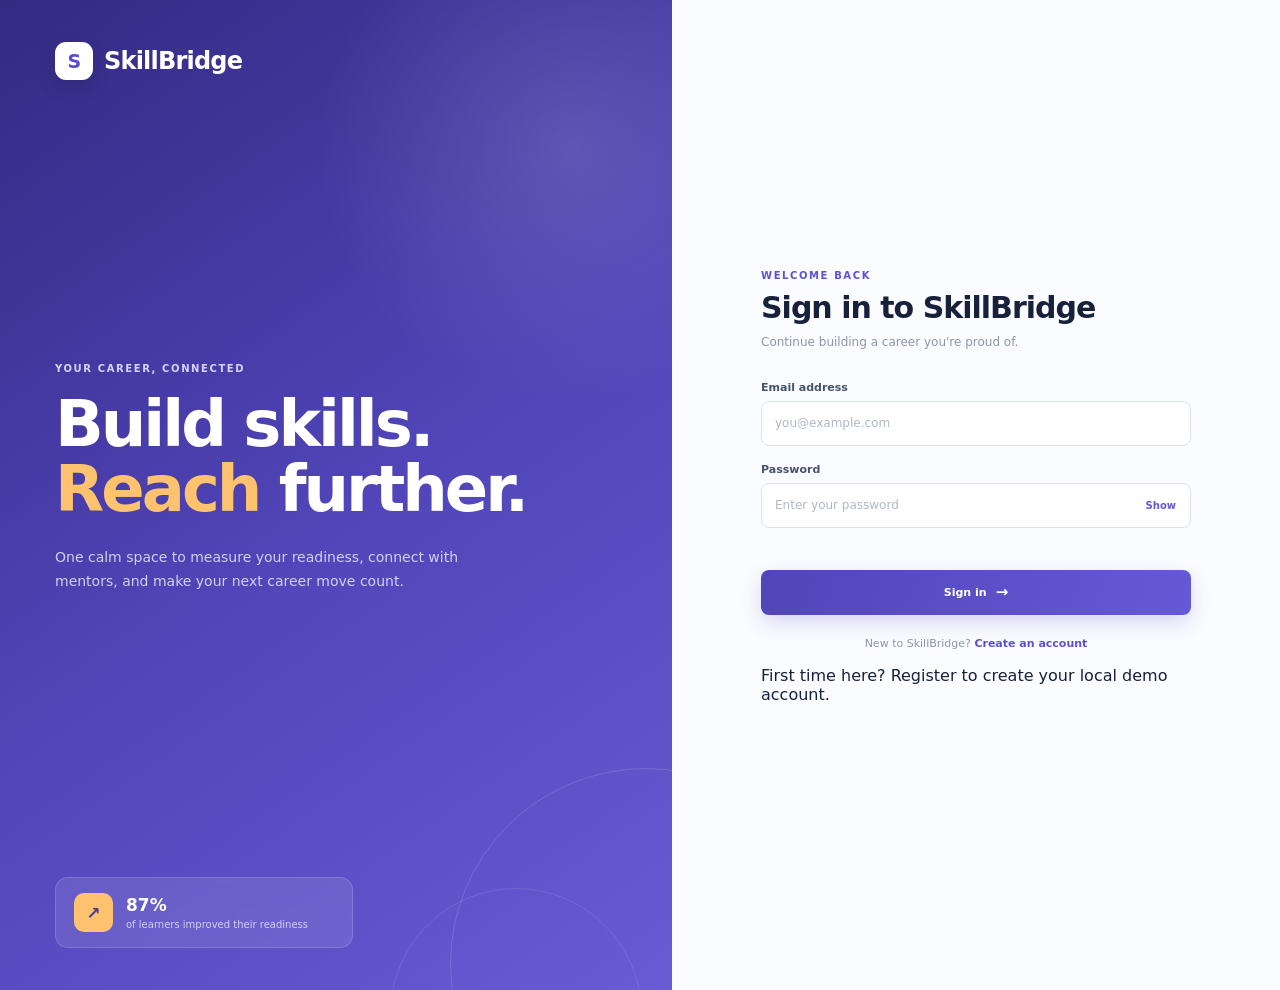
<file: index.html>
<!doctype html>
<html lang="en">

<head>

  <meta charset="utf-8">

  <meta
    name="viewport"
    content="width=device-width, initial-scale=1">

  <meta
    name="description"
    content="SkillBridge student career readiness platform">

  <title>Sign in | SkillBridge</title>

  <link rel="stylesheet" href="style.css">

</head>


<body class="auth-page">


  <main class="auth-shell">


    <!-- ===================================================
         BRAND PANEL
    ==================================================== -->

    <section
      class="brand-panel"
      aria-label="SkillBridge introduction">

      <a
        class="brand"
        href="index.html"
        aria-label="SkillBridge home">

        <span class="brand-mark">S</span>

        SkillBridge

      </a>


      <div class="brand-copy">

        <p class="eyebrow">
          YOUR CAREER, CONNECTED
        </p>


        <h1>

          Build skills.

          <br>

          <em>Reach</em>

          further.

        </h1>


        <p>

          One calm space to measure your
          readiness, connect with mentors,
          and make your next career move count.

        </p>

      </div>


      <div class="stat-card">

        <span class="stat-icon">
          ↗
        </span>

        <div>

          <strong>87%</strong>

          <small>
            of learners improved their readiness
          </small>

        </div>

      </div>

    </section>



    <!-- ===================================================
         LOGIN PANEL
    ==================================================== -->

    <section class="form-panel">

      <div class="form-wrap">


        <p class="eyebrow accent">
          WELCOME BACK
        </p>


        <h2>
          Sign in to SkillBridge
        </h2>


        <p class="muted">
          Continue building a career you're proud of.
        </p>


        <form
          id="loginForm"
          novalidate>


          <!-- =================================================
               EMAIL
          ================================================== -->

          <label for="loginEmail">
            Email address
          </label>

          <input
            id="loginEmail"
            name="email"
            type="email"
            autocomplete="email"
            placeholder="you@example.com"
            required>



          <!-- =================================================
               PASSWORD
          ================================================== -->

          <label for="loginPassword">
            Password
          </label>


          <div class="password-field">

            <input
              id="loginPassword"
              name="password"
              type="password"
              autocomplete="current-password"
              placeholder="Enter your password"
              required>


            <button
              class="visibility-toggle"
              id="loginPasswordToggle"
              type="button"
              aria-label="Show password"
              aria-pressed="false">

              Show

            </button>

          </div>



          <!-- =================================================
               MESSAGE
          ================================================== -->

          <p
            id="formMessage"
            class="form-message"
            role="alert"
            aria-live="polite">
          </p>



          <!-- =================================================
               LOGIN BUTTON
          ================================================== -->

          <button
            class="primary-button"
            type="submit">

            Sign in

            <span>→</span>

          </button>


        </form>



        <!-- =================================================
             REGISTER LINK
        ================================================== -->

        <p class="auth-switch">

          New to SkillBridge?

          <a href="register.html">
            Create an account
          </a>

        </p>


        <p class="demo-note">

          First time here?
          Register to create your local demo account.

        </p>


      </div>

    </section>

  </main>



  <!-- =====================================================
       SKILLBRIDGE LOGIN SCRIPT
  ====================================================== -->

  <script>

    /* =====================================================
       STORAGE KEYS
    ===================================================== */

    const USERS_KEY = "skillbridge_users";

    const SESSION_KEY = "skillbridge_session";

    const PROFILE_KEY = "skillbridgeProfile";



    /* =====================================================
       DOM ELEMENTS
    ===================================================== */

    const loginForm =
      document.getElementById("loginForm");

    const loginEmail =
      document.getElementById("loginEmail");

    const loginPassword =
      document.getElementById("loginPassword");

    const formMessage =
      document.getElementById("formMessage");

    const visibilityButton =
      document.getElementById("loginPasswordToggle");



    /* =====================================================
       SHOW MESSAGE
    ===================================================== */

    function showMessage(message, type) {

      if (!formMessage) {
        return;
      }

      formMessage.textContent = message;

      formMessage.className =
        "form-message " + type;

    }



    /* =====================================================
       NORMALIZE EMAIL
    ===================================================== */

    function normalizeEmail(email) {

      return String(email || "")
        .trim()
        .toLowerCase();

    }



    /* =====================================================
       READ USERS
    ===================================================== */

    function getUsers() {

      try {

        const data =
          localStorage.getItem(USERS_KEY);


        if (!data) {

          return {};

        }


        const users =
          JSON.parse(data);


        if (
          !users ||
          typeof users !== "object" ||
          Array.isArray(users)
        ) {

          return {};

        }


        return users;

      }

      catch (error) {

        console.error(
          "Unable to read users:",
          error
        );

        return {};

      }

    }



    /* =====================================================
       PASSWORD SHOW / HIDE
    ===================================================== */

    if (
      visibilityButton &&
      loginPassword
    ) {

      visibilityButton.addEventListener(
        "click",
        function () {

          const isPassword =
            loginPassword.type === "password";


          loginPassword.type =
            isPassword
              ? "text"
              : "password";


          visibilityButton.textContent =
            isPassword
              ? "Hide"
              : "Show";


          visibilityButton.setAttribute(
            "aria-label",
            isPassword
              ? "Hide password"
              : "Show password"
          );


          visibilityButton.setAttribute(
            "aria-pressed",
            isPassword
              ? "true"
              : "false"
          );

        }
      );

    }



    /* =====================================================
       LOGIN
    ===================================================== */

    if (loginForm) {

      loginForm.addEventListener(
        "submit",
        function (event) {

          event.preventDefault();



          /* =================================================
             GET FORM VALUES
          ================================================== */

          const email =
            normalizeEmail(
              loginEmail.value
            );


          const password =
            loginPassword.value;



          /* =================================================
             VALIDATE EMAIL
          ================================================== */

          if (!email) {

            showMessage(
              "Please enter your email address.",
              "error"
            );

            loginEmail.focus();

            return;

          }



          if (!loginEmail.checkValidity()) {

            showMessage(
              "Please enter a valid email address.",
              "error"
            );

            loginEmail.focus();

            return;

          }



          /* =================================================
             VALIDATE PASSWORD
          ================================================== */

          if (!password) {

            showMessage(
              "Please enter your password.",
              "error"
            );

            loginPassword.focus();

            return;

          }



          /* =================================================
             GET REGISTERED USERS
          ================================================== */

          const users =
            getUsers();



          /* =================================================
             FIND USER
          ================================================== */

          let user =
            users[email];


          /*
             If the registration page stored
             the email with uppercase letters,
             search all users safely.
          */

          if (!user) {

            const matchingKey =
              Object.keys(users).find(
                function (key) {

                  return (
                    normalizeEmail(key) === email
                  );

                }
              );


            if (matchingKey) {

              user =
                users[matchingKey];

            }

          }



          /* =================================================
             USER NOT FOUND
          ================================================== */

          if (!user) {

            showMessage(
              "Account not found. Please register first.",
              "error"
            );

            return;

          }



          /* =================================================
             CHECK PASSWORD
          ================================================== */

          if (
            String(user.password) !==
            String(password)
          ) {

            showMessage(
              "Incorrect password.",
              "error"
            );

            loginPassword.focus();

            return;

          }



          /* =================================================
             USER INFORMATION
          ================================================== */

          const userEmail =
            normalizeEmail(
              user.email || email
            );


          const userName =
            String(
              user.name || "Student"
            ).trim();



          /* =================================================
             CREATE SESSION
          ================================================== */

          const session = {

            email: userEmail,

            name: userName,

            loginAt:
              new Date().toISOString()

          };


          try {

            localStorage.setItem(
              SESSION_KEY,
              JSON.stringify(session)
            );

          }

          catch (error) {

            console.error(
              "Unable to create session:",
              error
            );

            showMessage(
              "Unable to create login session.",
              "error"
            );

            return;

          }



          /* =================================================
             USER-SPECIFIC PROFILE KEY
          ================================================== */

          const profileKey =
            "skillbridge_profile_" +
            userEmail;



          /* =================================================
             READ EXISTING PROFILE
          ================================================== */

          let profile = null;


          try {

            const savedProfile =
              localStorage.getItem(
                profileKey
              );


            if (savedProfile) {

              profile =
                JSON.parse(
                  savedProfile
                );

            }

          }

          catch (error) {

            console.error(
              "Unable to read profile:",
              error
            );

            profile = null;

          }



          /* =================================================
             CREATE PROFILE IF NEEDED
          ================================================== */

          if (
            !profile ||
            typeof profile !== "object" ||
            Array.isArray(profile)
          ) {

            profile = {

              name: userName,

              email: userEmail,

              phone: "",

              college: "",

              focus: "",

              bio: "",

              updatedAt:
                new Date().toISOString()

            };

          }

          else {

            /*
              Keep existing profile information.

              Only make sure the current
              logged-in user's identity is correct.
            */

            profile.name =
              profile.name || userName;

            profile.email =
              userEmail;

          }



          /* =================================================
             SAVE USER-SPECIFIC PROFILE
          ================================================== */

          try {

            localStorage.setItem(
              profileKey,
              JSON.stringify(profile)
            );

          }

          catch (error) {

            console.error(
              "Unable to save user profile:",
              error
            );

          }



          /* =================================================
             COMMON PROFILE KEY

             This is kept only for compatibility
             with pages that still use:
             skillbridgeProfile
          ================================================== */

          try {

            localStorage.setItem(
              PROFILE_KEY,
              JSON.stringify(profile)
            );

          }

          catch (error) {

            console.error(
              "Unable to save common profile:",
              error
            );

          }



          /* =================================================
             SUCCESS MESSAGE
          ================================================== */

          showMessage(
            "Login successful! Redirecting...",
            "success"
          );



          /* =================================================
             DISABLE BUTTON DURING REDIRECT
          ================================================= */

          const submitButton =
            loginForm.querySelector(
              'button[type="submit"]'
            );


          if (submitButton) {

            submitButton.disabled = true;

          }



          /* =================================================
             REDIRECT
          ================================================= */

          setTimeout(
            function () {

              window.location.href =
                "dashboard.html";

            },
            500
          );

        }
      );

    }

  </script>


</body>

</html>
</file>
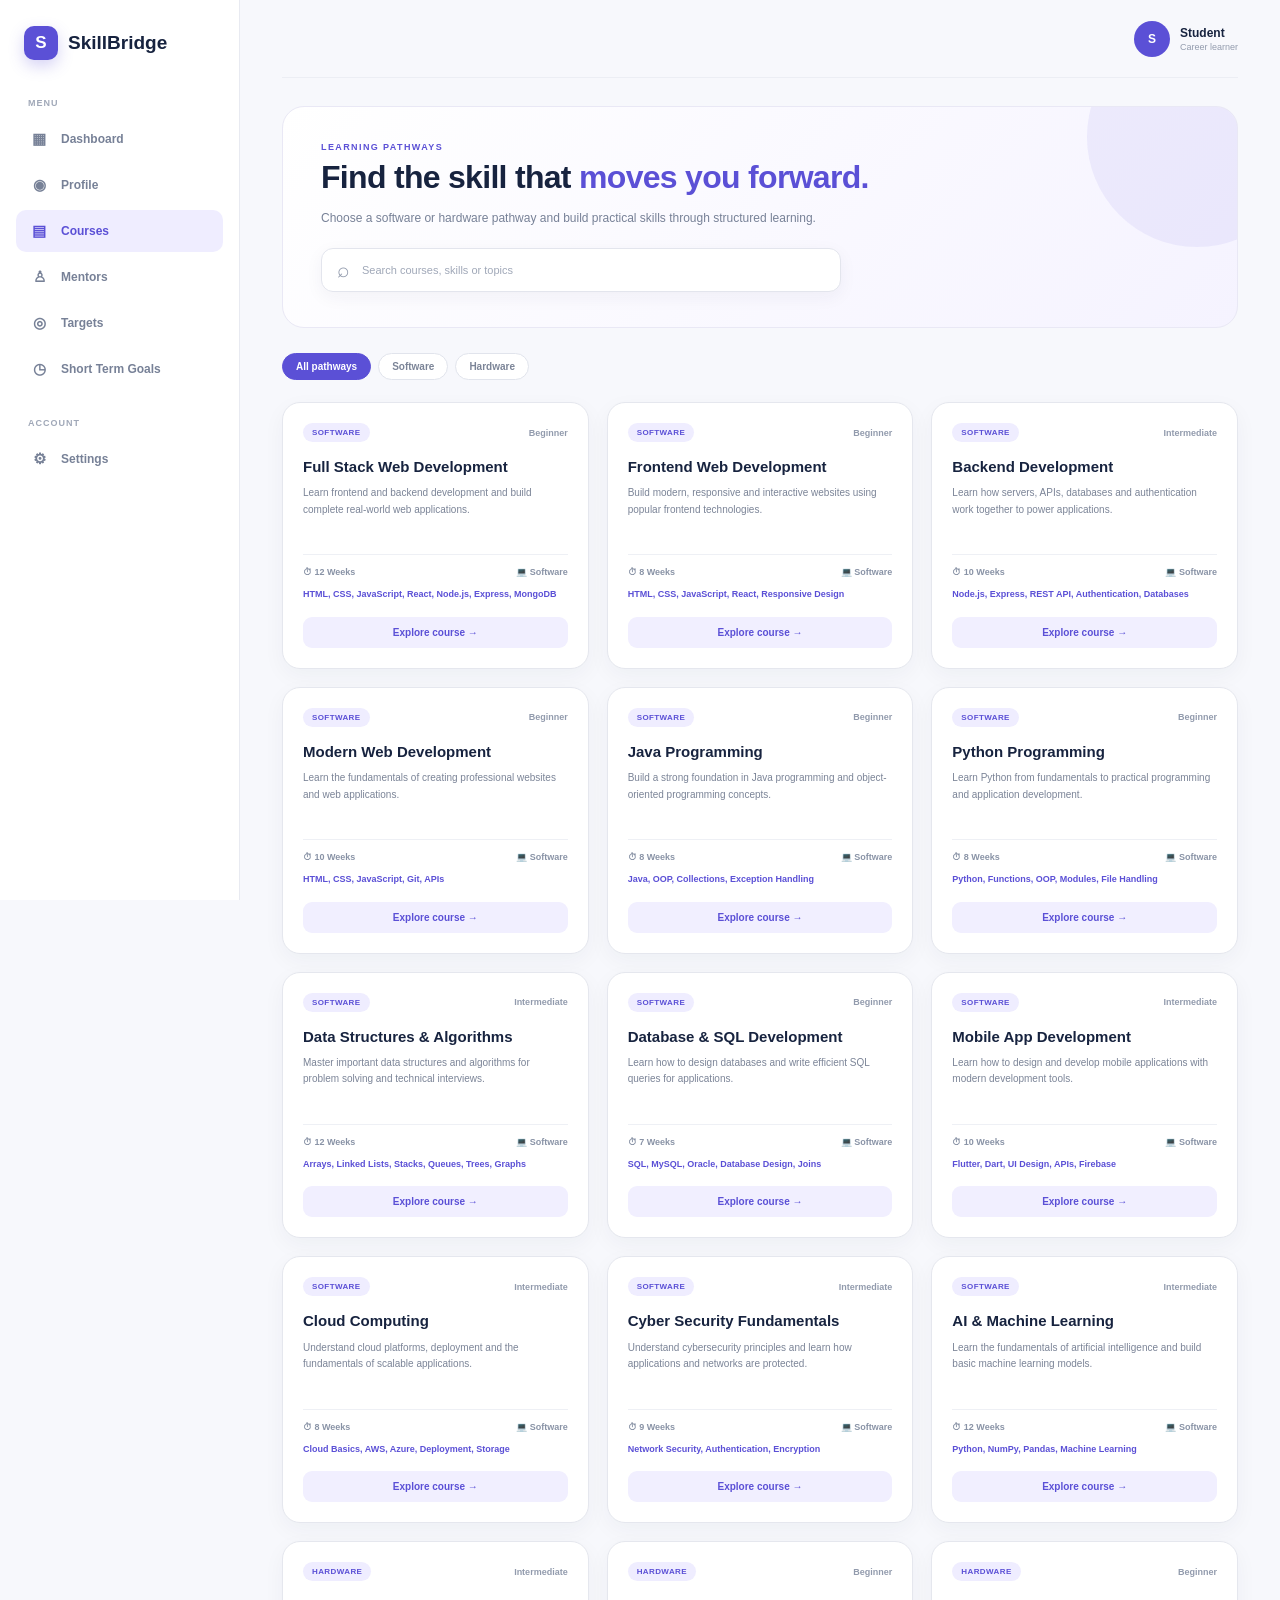
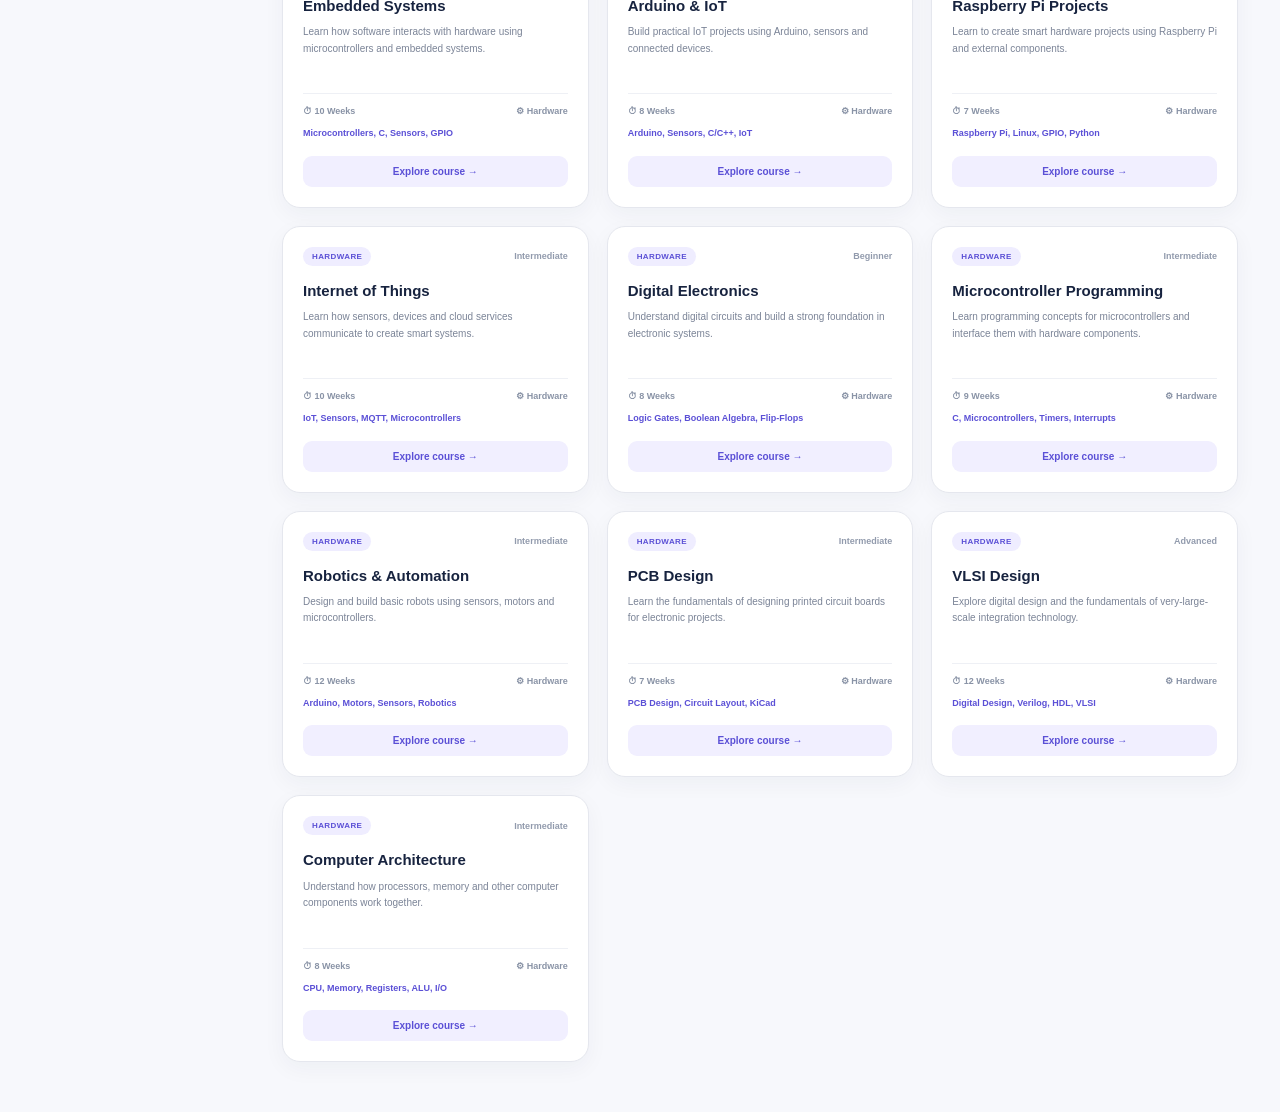
<file: courses.html>
<!doctype html>
<html lang="en">

<head>

  <meta charset="utf-8">

  <meta
    name="viewport"
    content="width=device-width, initial-scale=1">

  <title>Courses | SkillBridge</title>

  <style>

    /* =====================================================
       GLOBAL
    ====================================================== */

    * {
      box-sizing: border-box;
    }

    html {
      scroll-behavior: smooth;
    }

    body {
      margin: 0;
      font-family:
        Inter,
        "Segoe UI",
        Arial,
        sans-serif;

      background: #f7f8fc;
      color: #17233f;
    }

    a {
      text-decoration: none;
      color: inherit;
    }

    button,
    input {
      font: inherit;
    }


    /* =====================================================
       APP SHELL
    ====================================================== */

    .app-shell {
      min-height: 100vh;
      display: flex;
    }


    /* =====================================================
       SIDEBAR
    ====================================================== */

    .sidebar {
      width: 240px;
      min-height: 100vh;

      position: fixed;
      left: 0;
      top: 0;
      bottom: 0;

      background: #ffffff;
      border-right: 1px solid #e8eaf1;

      padding: 26px 16px;

      z-index: 100;
    }

    .brand {
      display: flex;
      align-items: center;

      gap: 10px;

      font-size: 19px;
      font-weight: 800;

      color: #17233f;

      margin-bottom: 38px;
      padding-left: 8px;
    }

    .brand-mark {
      width: 34px;
      height: 34px;

      display: grid;
      place-items: center;

      border-radius: 10px;

      background: #5b50d6;
      color: white;

      font-size: 17px;
      font-weight: 900;

      box-shadow:
        0 6px 15px rgba(91, 80, 214, .25);
    }


    /* =====================================================
       NAVIGATION
    ====================================================== */

    .nav-label {
      margin: 0 0 10px 12px;

      color: #a0a8b8;

      font-size: 9px;
      font-weight: 800;

      letter-spacing: 1px;
    }

    .nav-label.second {
      margin-top: 28px;
    }

    .nav-item {
      display: flex;
      align-items: center;

      gap: 12px;

      padding: 12px 13px;

      margin: 4px 0;

      border-radius: 10px;

      color: #778197;

      font-size: 12px;
      font-weight: 600;

      transition: .2s ease;
    }

    .nav-item span {
      width: 20px;

      display: inline-flex;
      justify-content: center;

      font-size: 15px;
    }

    .nav-item:hover {
      background: #f3f2ff;
      color: #5b50d6;
    }

    .nav-item.active {
      background: #efedff;
      color: #5b50d6;

      font-weight: 800;
    }


    /* =====================================================
       MAIN CONTENT
    ====================================================== */

    .main-content {
      width: calc(100% - 240px);

      margin-left: 240px;

      min-height: 100vh;

      padding: 0 42px 50px;
    }


    /* =====================================================
       TOPBAR
    ====================================================== */

    .topbar {
      height: 78px;

      display: flex;
      align-items: center;
      justify-content: space-between;

      border-bottom: 1px solid #eceef4;

      margin-bottom: 28px;
    }

    .menu-button {
      display: none;

      border: 0;
      background: transparent;

      font-size: 24px;

      cursor: pointer;
    }

    .mobile-brand {
      display: none;

      font-size: 18px;
      font-weight: 800;
    }

    .top-actions {
      margin-left: auto;
    }

    .user-chip {
      display: flex;
      align-items: center;

      gap: 10px;
    }

    .user-chip strong {
      display: block;

      font-size: 12px;
      color: #17233f;
    }

    .user-chip small {
      display: block;

      margin-top: 2px;

      color: #929bad;

      font-size: 9px;
    }

    .avatar {
      width: 36px;
      height: 36px;

      display: grid;
      place-items: center;

      border-radius: 50%;

      background: #5b50d6;

      color: white;

      font-size: 12px;
      font-weight: 800;
    }


    /* =====================================================
       HERO
    ====================================================== */

    .page-hero {
      position: relative;

      padding: 35px 38px;

      margin-bottom: 25px;

      border-radius: 22px;

      background:
        linear-gradient(
          135deg,
          #ffffff 0%,
          #f5f3ff 100%
        );

      border: 1px solid #e9e8f5;

      overflow: hidden;
    }

    .page-hero::after {
      content: "";

      position: absolute;

      width: 220px;
      height: 220px;

      right: -70px;
      top: -80px;

      border-radius: 50%;

      background:
        rgba(91, 80, 214, .08);
    }

    .eyebrow {
      margin: 0 0 7px;

      font-size: 9px;
      font-weight: 800;

      letter-spacing: 1.4px;

      color: #929bad;
    }

    .eyebrow.accent {
      color: #5b50d6;
    }

    .page-hero h1 {
      margin: 0;

      position: relative;
      z-index: 1;

      font-size: 32px;

      line-height: 1.15;

      letter-spacing: -.7px;
    }

    .page-hero h1 span {
      color: #5b50d6;
    }

    .page-hero > p:not(.eyebrow) {
      position: relative;

      z-index: 1;

      max-width: 560px;

      margin: 12px 0 20px;

      color: #778197;

      font-size: 12px;

      line-height: 1.7;
    }


    /* =====================================================
       SEARCH BOX
    ====================================================== */

    .search-box {
      position: relative;

      z-index: 2;

      width: min(520px, 100%);

      height: 44px;

      display: flex;
      align-items: center;

      gap: 10px;

      padding: 0 15px;

      background: white;

      border: 1px solid #e3e5ed;

      border-radius: 12px;

      box-shadow:
        0 5px 18px rgba(31, 40, 73, .05);
    }

    .search-box span {
      color: #9099ab;

      font-size: 21px;
    }

    .search-box input {
      width: 100%;

      border: 0;
      outline: 0;

      background: transparent;

      color: #17233f;

      font-size: 11px;
    }

    .search-box input::placeholder {
      color: #a0a8b8;
    }


    /* =====================================================
       FILTERS
    ====================================================== */

    .filter-row {
      display: flex;

      gap: 7px;

      flex-wrap: wrap;

      margin-bottom: 22px;
    }

    .filter {
      border: 1px solid #e1e4ec;

      background: #ffffff;

      color: #7b8497;

      border-radius: 20px;

      padding: 7px 13px;

      font-size: 10px;

      font-weight: 700;

      cursor: pointer;

      transition: .2s ease;
    }

    .filter:hover {
      border-color: #5b50d6;

      color: #5b50d6;
    }

    .filter.active {
      background: #5b50d6;

      border-color: #5b50d6;

      color: #ffffff;
    }


    /* =====================================================
       YOUR SELECTED COURSE
    ====================================================== */

    .selected-course-section {
      margin-bottom: 28px;
    }

    .selected-course-section[hidden] {
      display: none;
    }

    .selected-course-header {
      display: flex;

      align-items: center;

      justify-content: space-between;

      gap: 15px;

      margin-bottom: 14px;
    }

    .selected-course-header h2 {
      margin: 0;

      color: #17233f;

      font-size: 19px;
    }

    .change-course-button {
      border: 1px solid #ddd9ff;

      background: #f1efff;

      color: #5b50d6;

      padding: 9px 14px;

      border-radius: 9px;

      font-size: 10px;

      font-weight: 800;

      cursor: pointer;
    }

    .change-course-button:hover {
      background: #5b50d6;

      color: #ffffff;
    }

    .selected-course-card {
      display: flex;

      align-items: flex-start;

      gap: 18px;

      padding: 20px;

      background:
        linear-gradient(
          135deg,
          #ffffff,
          #f7f5ff
        );

      border: 1px solid #ddd9ff;

      border-radius: 18px;

      box-shadow:
        0 8px 25px rgba(91, 80, 214, .08);
    }

    .selected-course-icon {
      width: 52px;
      height: 52px;

      flex-shrink: 0;

      display: grid;
      place-items: center;

      border-radius: 14px;

      background: #5b50d6;

      color: #ffffff;

      font-size: 20px;

      font-weight: 900;
    }

    .selected-course-content {
      flex: 1;
    }

    .selected-course-category {
      display: inline-block;

      padding: 5px 9px;

      margin-bottom: 7px;

      border-radius: 20px;

      background: #efedff;

      color: #5b50d6;

      font-size: 8px;

      font-weight: 800;

      text-transform: uppercase;

      letter-spacing: .5px;
    }

    .selected-course-content h3 {
      margin: 0 0 7px;

      color: #17233f;

      font-size: 17px;
    }

    .selected-course-content p {
      margin: 0;

      color: #778197;

      font-size: 10px;

      line-height: 1.6;
    }

    .selected-course-details {
      display: flex;

      flex-wrap: wrap;

      gap: 8px;

      margin-top: 12px;
    }

    .selected-course-details span {
      padding: 6px 9px;

      border-radius: 7px;

      background: #ffffff;

      border: 1px solid #e7e5f2;

      color: #68738a;

      font-size: 9px;

      font-weight: 700;
    }


    /* =====================================================
       COURSE GRID
    ====================================================== */

    .course-grid {
      display: grid;

      grid-template-columns:
        repeat(3, minmax(0, 1fr));

      gap: 18px;
    }


    /* =====================================================
       COURSE CARD
    ====================================================== */

    .course-card {
      position: relative;

      padding: 20px;

      background: #ffffff;

      border: 1px solid #e5e7ee;

      border-radius: 18px;

      box-shadow:
        0 7px 22px rgba(31, 40, 73, .045);

      transition:
        transform .2s ease,
        box-shadow .2s ease,
        border-color .2s ease;
    }

    .course-card:hover {
      transform: translateY(-3px);

      box-shadow:
        0 12px 30px rgba(31, 40, 73, .08);

      border-color: #d9d6fb;
    }


    /* =====================================================
       COURSE CARD TOP
    ====================================================== */

    .course-card-top {
      display: flex;

      justify-content: space-between;

      align-items: center;

      gap: 10px;

      margin-bottom: 15px;
    }

    .course-category {
      display: inline-block;

      padding: 5px 9px;

      border-radius: 20px;

      background: #efedff;

      color: #5b50d6;

      font-size: 8px;

      font-weight: 800;

      text-transform: uppercase;

      letter-spacing: .4px;
    }

    .course-level {
      color: #929bad;

      font-size: 9px;

      font-weight: 700;
    }


    /* =====================================================
       COURSE TEXT
    ====================================================== */

    .course-card h3 {
      margin: 0 0 8px;

      color: #17233f;

      font-size: 15px;

      line-height: 1.35;
    }

    .course-description {
      margin: 0;

      min-height: 54px;

      color: #7b8497;

      font-size: 10px;

      line-height: 1.65;
    }


    /* =====================================================
       COURSE META
    ====================================================== */

    .course-meta {
      display: flex;

      align-items: center;

      justify-content: space-between;

      gap: 10px;

      margin-top: 15px;

      padding-top: 12px;

      border-top: 1px solid #eef0f5;

      color: #8993a6;

      font-size: 9px;

      font-weight: 700;
    }


    /* =====================================================
       SKILLS
    ====================================================== */

    .course-skills {
      margin-top: 11px;

      color: #5b50d6;

      font-size: 9px;

      font-weight: 700;

      line-height: 1.5;
    }


    /* =====================================================
       COURSE BUTTON
    ====================================================== */

    .course-button {
      width: 100%;

      margin-top: 15px;

      padding: 10px 13px;

      border: 0;

      border-radius: 9px;

      background: #f1efff;

      color: #5b50d6;

      font-size: 10px;

      font-weight: 800;

      cursor: pointer;

      transition: .2s ease;
    }

    .course-button:hover {
      background: #5b50d6;

      color: #ffffff;
    }


    /* =====================================================
       MODAL
    ====================================================== */

    .modal {
      position: fixed;

      inset: 0;

      display: grid;

      place-items: center;

      padding: 20px;

      background:
        rgba(23, 35, 63, .35);

      z-index: 500;
    }

    .modal[hidden] {
      display: none;
    }

    .modal-card {
      position: relative;

      width: min(500px, 100%);

      padding: 30px;

      background: #ffffff;

      border-radius: 20px;

      box-shadow:
        0 20px 60px rgba(23, 35, 63, .2);
    }

    .modal-close {
      position: absolute;

      right: 18px;

      top: 15px;

      width: 30px;
      height: 30px;

      border: 0;

      border-radius: 50%;

      background: #f1f2f7;

      color: #6f788d;

      font-size: 20px;

      cursor: pointer;
    }

    .course-badge {
      display: inline-block;

      margin-bottom: 10px;

      padding: 5px 9px;

      border-radius: 20px;

      background: #efedff;

      color: #5b50d6;

      font-size: 8px;

      font-weight: 800;

      letter-spacing: .5px;
    }

    .modal-card h2 {
      margin: 0 0 12px;

      color: #17233f;

      font-size: 23px;
    }

    .modal-card > p {
      margin: 0;

      color: #778197;

      font-size: 11px;

      line-height: 1.7;
    }

    .modal-actions {
      display: flex;

      gap: 10px;

      margin-top: 20px;
    }

    .primary-button,
    .secondary-button {
      flex: 1;

      padding: 11px 14px;

      border-radius: 9px;

      font-size: 10px;

      font-weight: 800;

      cursor: pointer;
    }

    .primary-button {
      border: 0;

      background: #5b50d6;

      color: white;
    }

    .secondary-button {
      border: 1px solid #e1e4ec;

      background: white;

      color: #7b8497;
    }


    /* =====================================================
       TOAST
    ====================================================== */

    .toast {
      position: fixed;

      left: 50%;

      bottom: 25px;

      transform:
        translate(-50%, 20px);

      padding: 12px 18px;

      background: #17233f;

      color: #ffffff;

      border-radius: 10px;

      font-size: 11px;

      font-weight: 700;

      opacity: 0;

      pointer-events: none;

      transition: .25s ease;

      z-index: 999;
    }

    .toast.show {
      opacity: 1;

      transform:
        translate(-50%, 0);
    }


    /* =====================================================
       MOBILE
    ====================================================== */

    @media (max-width: 1050px) {

      .course-grid {
        grid-template-columns:
          repeat(2, minmax(0, 1fr));
      }

    }


    @media (max-width: 760px) {

      .sidebar {
        width: 240px;

        transform:
          translateX(-100%);

        transition: .25s ease;
      }

      .sidebar.open {
        transform:
          translateX(0);
      }

      .main-content {
        width: 100%;

        margin-left: 0;

        padding:
          0 18px 40px;
      }

      .topbar {
        height: 68px;
      }

      .menu-button {
        display: block;
      }

      .mobile-brand {
        display: block;

        margin-left: 10px;

        margin-right: auto;
      }

      .top-actions {
        margin-left: 10px;
      }

      .user-chip small {
        display: none;
      }

      .page-hero {
        padding: 26px 22px;
      }

      .page-hero h1 {
        font-size: 26px;
      }

      .course-grid {
        grid-template-columns: 1fr;
      }

      .selected-course-header {
        align-items: flex-start;

        flex-direction: column;
      }

      .change-course-button {
        width: 100%;
      }

      .selected-course-card {
        flex-direction: column;
      }

    }


    @media (max-width: 480px) {

      .page-hero h1 {
        font-size: 23px;
      }

      .modal-card {
        padding: 25px 20px;
      }

      .modal-actions {
        flex-direction: column;
      }

    }

  </style>

</head>


<body class="dashboard-page">


<div class="app-shell">


  <!-- ===================================================
       SIDEBAR
  ==================================================== -->

  <aside
    class="sidebar"
    id="sidebar">

    <a
      class="brand side-brand"
      href="dashboard.html">

      <span class="brand-mark">
        S
      </span>

      SkillBridge

    </a>


    <nav aria-label="Main navigation">

      <p class="nav-label">
        MENU
      </p>


      <a
        class="nav-item"
        href="dashboard.html">

        <span>▦</span>

        Dashboard

      </a>


      <a
        class="nav-item"
        href="profile.html">

        <span>◉</span>

        Profile

      </a>


      <a
        class="nav-item active"
        href="courses.html">

        <span>▤</span>

        Courses

      </a>


      <a
        class="nav-item"
        href="mentors.html">

        <span>♙</span>

        Mentors

      </a>


      <a
        class="nav-item"
        href="targets.html">

        <span>◎</span>

        Targets

      </a>


      <a
        class="nav-item"
        href="goals.html">

        <span>◷</span>

        Short Term Goals

      </a>


      <p class="nav-label second">
        ACCOUNT
      </p>


      <a
        class="nav-item"
        href="settings.html">

        <span>⚙</span>

        Settings

      </a>

    </nav>

  </aside>



  <!-- ===================================================
       MAIN
  ==================================================== -->

  <main
    class="main-content page-content">


    <!-- TOPBAR -->

    <header class="topbar">

      <button
        class="menu-button"
        id="menuButton"
        type="button"
        aria-label="Open navigation">

        ☰

      </button>


      <div class="mobile-brand">
        SkillBridge
      </div>


      <div class="top-actions">

        <a
          class="user-chip"
          href="profile.html">

          <span
            class="avatar user-initial">

            S

          </span>


          <span>

            <strong class="user-name">
              Student
            </strong>

            <small>
              Career learner
            </small>

          </span>

        </a>

      </div>

    </header>



    <!-- ===================================================
         HERO
    ==================================================== -->

    <section class="page-hero">

      <p class="eyebrow accent">
        LEARNING PATHWAYS
      </p>


      <h1>

        Find the skill that

        <span>
          moves you forward.
        </span>

      </h1>


      <p>

        Choose a software or hardware
        pathway and build practical skills
        through structured learning.

      </p>


      <label
        class="search-box"
        for="courseSearch">

        <span>
          ⌕
        </span>


        <input
          id="courseSearch"
          type="search"
          placeholder="Search courses, skills or topics"
          autocomplete="off">

      </label>

    </section>



    <!-- ===================================================
         FILTERS
    ==================================================== -->

    <div class="filter-row">

      <button
        class="filter active"
        data-filter="all"
        type="button">

        All pathways

      </button>


      <button
        class="filter"
        data-filter="software"
        type="button">

        Software

      </button>


      <button
        class="filter"
        data-filter="hardware"
        type="button">

        Hardware

      </button>

    </div>



    <!-- ===================================================
         YOUR SELECTED COURSE
    ==================================================== -->

    <section
      class="selected-course-section"
      id="selectedCourseSection"
      hidden>

      <div class="selected-course-header">

        <div>

          <p class="eyebrow accent">
            YOUR LEARNING PATH
          </p>

          <h2>
            Your Selected Course
          </h2>

        </div>


        <button
          class="change-course-button"
          id="changeCourseButton"
          type="button">

          Change Course

        </button>

      </div>


      <div class="selected-course-card">


        <div
          class="selected-course-icon"
          id="selectedCourseIcon">

          ✓

        </div>


        <div class="selected-course-content">


          <span
            class="selected-course-category"
            id="selectedCourseCategory">

          </span>


          <h3
            id="selectedCourseTitle">

          </h3>


          <p
            id="selectedCourseDescription">

          </p>


          <div
            class="selected-course-details">

            <span
              id="selectedCourseLevel">

            </span>


            <span
              id="selectedCourseDuration">

            </span>


            <span
              id="selectedCourseSkills">

            </span>

          </div>


        </div>

      </div>

    </section>



    <!-- ===================================================
         COURSE GRID
    ==================================================== -->

    <section
      id="courseGrid"
      class="course-grid"
      aria-live="polite">

    </section>


  </main>

</div>



<!-- =====================================================
     COURSE MODAL
====================================================== -->

<div
  id="courseModal"
  class="modal"
  hidden>


  <div class="modal-card">


    <button
      class="modal-close"
      type="button"
      aria-label="Close">

      ×

    </button>


    <span class="course-badge">
      YOUR PATHWAY
    </span>


    <h2 id="modalTitle">
    </h2>


    <p id="modalText">
    </p>


    <div id="hardwareExtra">
    </div>


    <div class="modal-actions">

      <button
        id="enrolButton"
        class="primary-button"
        type="button">

        Choose this course

      </button>


      <button
        class="secondary-button modal-close"
        type="button">

        Maybe later

      </button>

    </div>

  </div>

</div>



<!-- =====================================================
     TOAST
====================================================== -->

<div
  class="toast"
  id="toast"
  role="status"
  aria-live="polite">

</div>



<script>

/* =====================================================
   ⚠️ FIX (this is the only real change in this file):

   BEFORE: the selected course was saved under one single
   global key -> "skillbridge_selected_course"
   That key is the SAME for every account on this browser,
   so whichever course the first person picked was still
   sitting there when the next person logged in.

   NOW: same idea as mentors.html — we build a PER-USER key
   by appending the logged-in user's email/username to the
   base key, e.g. "skillbridge_selected_course_alice_gmail_com".
   Each account only ever reads/writes its own key, so
   nothing carries over between logins.

   Everything else on this page (design, course catalog,
   search, filters, modal) is untouched.
===================================================== */

const COURSE_STORAGE_KEY = "skillbridge_selected_course";
const CURRENT_USER_KEY = "skillbridge_current_user";
const USER_STORAGE_KEY = "skillbridgeUser";


/* -----------------------------------------------------
   SAFE JSON READ
----------------------------------------------------- */

function readJSON(key) {

  try {

    const value = localStorage.getItem(key);

    if (!value) {
      return null;
    }

    return JSON.parse(value);

  } catch (error) {

    console.error("Unable to read localStorage:", error);
    return null;

  }

}


/* -----------------------------------------------------
   CURRENT USER (same lookup order as mentors.html)
----------------------------------------------------- */

function getCurrentUser() {

  const currentUser = readJSON(CURRENT_USER_KEY);

  if (currentUser && typeof currentUser === "object") {
    return currentUser;
  }

  const registeredUser = readJSON(USER_STORAGE_KEY);

  if (registeredUser && typeof registeredUser === "object") {
    return registeredUser;
  }

  return null;

}


function getCurrentUserIdentifier() {

  const user = getCurrentUser();

  if (!user) {
    return null;
  }

  return (
    user.email ||
    user.userEmail ||
    user.username ||
    user.id ||
    null
  );

}


/* -----------------------------------------------------
   USER-SPECIFIC COURSE KEY
   e.g. "skillbridge_selected_course_alice_gmail_com"
   Falls back to the plain global key only if no user
   is known yet (should not normally happen on this page).
----------------------------------------------------- */

function getCourseStorageKey() {

  const identifier = getCurrentUserIdentifier();

  if (!identifier) {
    return COURSE_STORAGE_KEY;
  }

  const safeIdentifier =
    String(identifier)
      .trim()
      .toLowerCase()
      .replace(/[^a-z0-9]/g, "_");

  return COURSE_STORAGE_KEY + "_" + safeIdentifier;

}


/* =====================================================
   COURSE DATA
===================================================== */

const COURSES = [

  /* ================= SOFTWARE ================= */

  {
    id: "full-stack-development",
    title: "Full Stack Web Development",
    category: "software",
    level: "Beginner",
    duration: "12 Weeks",
    description:
      "Learn frontend and backend development and build complete real-world web applications.",
    skills:
      "HTML, CSS, JavaScript, React, Node.js, Express, MongoDB"
  },


  {
    id: "frontend-development",
    title: "Frontend Web Development",
    category: "software",
    level: "Beginner",
    duration: "8 Weeks",
    description:
      "Build modern, responsive and interactive websites using popular frontend technologies.",
    skills:
      "HTML, CSS, JavaScript, React, Responsive Design"
  },


  {
    id: "backend-development",
    title: "Backend Development",
    category: "software",
    level: "Intermediate",
    duration: "10 Weeks",
    description:
      "Learn how servers, APIs, databases and authentication work together to power applications.",
    skills:
      "Node.js, Express, REST API, Authentication, Databases"
  },


  {
    id: "web-development",
    title: "Modern Web Development",
    category: "software",
    level: "Beginner",
    duration: "10 Weeks",
    description:
      "Learn the fundamentals of creating professional websites and web applications.",
    skills:
      "HTML, CSS, JavaScript, Git, APIs"
  },


  {
    id: "java-programming",
    title: "Java Programming",
    category: "software",
    level: "Beginner",
    duration: "8 Weeks",
    description:
      "Build a strong foundation in Java programming and object-oriented programming concepts.",
    skills:
      "Java, OOP, Collections, Exception Handling"
  },


  {
    id: "python-programming",
    title: "Python Programming",
    category: "software",
    level: "Beginner",
    duration: "8 Weeks",
    description:
      "Learn Python from fundamentals to practical programming and application development.",
    skills:
      "Python, Functions, OOP, Modules, File Handling"
  },


  {
    id: "data-structures",
    title: "Data Structures & Algorithms",
    category: "software",
    level: "Intermediate",
    duration: "12 Weeks",
    description:
      "Master important data structures and algorithms for problem solving and technical interviews.",
    skills:
      "Arrays, Linked Lists, Stacks, Queues, Trees, Graphs"
  },


  {
    id: "database-development",
    title: "Database & SQL Development",
    category: "software",
    level: "Beginner",
    duration: "7 Weeks",
    description:
      "Learn how to design databases and write efficient SQL queries for applications.",
    skills:
      "SQL, MySQL, Oracle, Database Design, Joins"
  },


  {
    id: "mobile-development",
    title: "Mobile App Development",
    category: "software",
    level: "Intermediate",
    duration: "10 Weeks",
    description:
      "Learn how to design and develop mobile applications with modern development tools.",
    skills:
      "Flutter, Dart, UI Design, APIs, Firebase"
  },


  {
    id: "cloud-computing",
    title: "Cloud Computing",
    category: "software",
    level: "Intermediate",
    duration: "8 Weeks",
    description:
      "Understand cloud platforms, deployment and the fundamentals of scalable applications.",
    skills:
      "Cloud Basics, AWS, Azure, Deployment, Storage"
  },


  {
    id: "cyber-security",
    title: "Cyber Security Fundamentals",
    category: "software",
    level: "Intermediate",
    duration: "9 Weeks",
    description:
      "Understand cybersecurity principles and learn how applications and networks are protected.",
    skills:
      "Network Security, Authentication, Encryption"
  },


  {
    id: "ai-machine-learning",
    title: "AI & Machine Learning",
    category: "software",
    level: "Intermediate",
    duration: "12 Weeks",
    description:
      "Learn the fundamentals of artificial intelligence and build basic machine learning models.",
    skills:
      "Python, NumPy, Pandas, Machine Learning"
  },


  /* ================= HARDWARE ================= */

  {
    id: "embedded-systems",
    title: "Embedded Systems",
    category: "hardware",
    level: "Intermediate",
    duration: "10 Weeks",
    description:
      "Learn how software interacts with hardware using microcontrollers and embedded systems.",
    skills:
      "Microcontrollers, C, Sensors, GPIO"
  },


  {
    id: "arduino",
    title: "Arduino & IoT",
    category: "hardware",
    level: "Beginner",
    duration: "8 Weeks",
    description:
      "Build practical IoT projects using Arduino, sensors and connected devices.",
    skills:
      "Arduino, Sensors, C/C++, IoT"
  },


  {
    id: "raspberry-pi",
    title: "Raspberry Pi Projects",
    category: "hardware",
    level: "Beginner",
    duration: "7 Weeks",
    description:
      "Learn to create smart hardware projects using Raspberry Pi and external components.",
    skills:
      "Raspberry Pi, Linux, GPIO, Python"
  },


  {
    id: "iot-development",
    title: "Internet of Things",
    category: "hardware",
    level: "Intermediate",
    duration: "10 Weeks",
    description:
      "Learn how sensors, devices and cloud services communicate to create smart systems.",
    skills:
      "IoT, Sensors, MQTT, Microcontrollers"
  },


  {
    id: "digital-electronics",
    title: "Digital Electronics",
    category: "hardware",
    level: "Beginner",
    duration: "8 Weeks",
    description:
      "Understand digital circuits and build a strong foundation in electronic systems.",
    skills:
      "Logic Gates, Boolean Algebra, Flip-Flops"
  },


  {
    id: "microcontrollers",
    title: "Microcontroller Programming",
    category: "hardware",
    level: "Intermediate",
    duration: "9 Weeks",
    description:
      "Learn programming concepts for microcontrollers and interface them with hardware components.",
    skills:
      "C, Microcontrollers, Timers, Interrupts"
  },


  {
    id: "robotics",
    title: "Robotics & Automation",
    category: "hardware",
    level: "Intermediate",
    duration: "12 Weeks",
    description:
      "Design and build basic robots using sensors, motors and microcontrollers.",
    skills:
      "Arduino, Motors, Sensors, Robotics"
  },


  {
    id: "pcb-design",
    title: "PCB Design",
    category: "hardware",
    level: "Intermediate",
    duration: "7 Weeks",
    description:
      "Learn the fundamentals of designing printed circuit boards for electronic projects.",
    skills:
      "PCB Design, Circuit Layout, KiCad"
  },


  {
    id: "vlsi",
    title: "VLSI Design",
    category: "hardware",
    level: "Advanced",
    duration: "12 Weeks",
    description:
      "Explore digital design and the fundamentals of very-large-scale integration technology.",
    skills:
      "Digital Design, Verilog, HDL, VLSI"
  },


  {
    id: "computer-architecture",
    title: "Computer Architecture",
    category: "hardware",
    level: "Intermediate",
    duration: "8 Weeks",
    description:
      "Understand how processors, memory and other computer components work together.",
    skills:
      "CPU, Memory, Registers, ALU, I/O"
  }

];


/* =====================================================
   VARIABLES
===================================================== */

const courseGrid =
  document.getElementById("courseGrid");

const courseSearch =
  document.getElementById("courseSearch");

const filters =
  document.querySelectorAll(".filter");

const courseModal =
  document.getElementById("courseModal");

const modalTitle =
  document.getElementById("modalTitle");

const modalText =
  document.getElementById("modalText");

const hardwareExtra =
  document.getElementById("hardwareExtra");

const enrolButton =
  document.getElementById("enrolButton");

const toast =
  document.getElementById("toast");


/* SELECTED COURSE ELEMENTS */

const selectedCourseSection =
  document.getElementById(
    "selectedCourseSection"
  );

const selectedCourseTitle =
  document.getElementById(
    "selectedCourseTitle"
  );

const selectedCourseDescription =
  document.getElementById(
    "selectedCourseDescription"
  );

const selectedCourseCategory =
  document.getElementById(
    "selectedCourseCategory"
  );

const selectedCourseLevel =
  document.getElementById(
    "selectedCourseLevel"
  );

const selectedCourseDuration =
  document.getElementById(
    "selectedCourseDuration"
  );

const selectedCourseSkills =
  document.getElementById(
    "selectedCourseSkills"
  );

const selectedCourseIcon =
  document.getElementById(
    "selectedCourseIcon"
  );

const changeCourseButton =
  document.getElementById(
    "changeCourseButton"
  );


let activeFilter = "all";

let selectedCourse = null;


/* =====================================================
   RENDER COURSES
===================================================== */

function renderCourses() {

  const searchText =
    courseSearch.value
      .trim()
      .toLowerCase();


  const filteredCourses =
    COURSES.filter(function(course) {

      const matchesCategory =
        activeFilter === "all" ||
        course.category === activeFilter;


      const searchableText =
        (
          course.title +
          " " +
          course.description +
          " " +
          course.skills +
          " " +
          course.level
        ).toLowerCase();


      const matchesSearch =
        !searchText ||
        searchableText.includes(
          searchText
        );


      return (
        matchesCategory &&
        matchesSearch
      );

    });


  if (!filteredCourses.length) {

    courseGrid.innerHTML = `

      <div style="
        grid-column:1/-1;
        padding:40px;
        text-align:center;
        color:#7c899e;
      ">

        <h3>
          No courses found
        </h3>

        <p>
          Try searching for another skill or topic.
        </p>

      </div>

    `;

    return;
  }


  courseGrid.innerHTML =
    filteredCourses.map(
      function(course) {

        const categoryName =
          course.category === "software"
            ? "Software"
            : "Hardware";


        return `

          <article
            class="course-card"
            data-category="${course.category}">


            <div class="course-card-top">

              <span class="course-category">
                ${categoryName}
              </span>

              <span class="course-level">
                ${course.level}
              </span>

            </div>


            <h3>
              ${course.title}
            </h3>


            <p class="course-description">
              ${course.description}
            </p>


            <div class="course-meta">

              <span>
                ⏱ ${course.duration}
              </span>

              <span>
                ${
                  course.category === "software"
                    ? "💻 Software"
                    : "⚙ Hardware"
                }
              </span>

            </div>


            <div class="course-skills">
              ${course.skills}
            </div>


            <button
              class="course-button"
              type="button"
              data-course-id="${course.id}">

              Explore course →

            </button>


          </article>

        `;

      }
    ).join("");


  courseGrid
    .querySelectorAll(
      "[data-course-id]"
    )
    .forEach(function(button) {

      button.addEventListener(
        "click",
        function() {

          const course =
            COURSES.find(
              function(item) {

                return (
                  item.id ===
                  button.dataset.courseId
                );

              }
            );


          openCourseModal(course);

        }
      );

    });

}


/* =====================================================
   OPEN COURSE MODAL
===================================================== */

function openCourseModal(course) {

  if (!course) {
    return;
  }


  selectedCourse = course;


  modalTitle.textContent =
    course.title;


  modalText.textContent =
    course.description;


  hardwareExtra.innerHTML = `

    <div style="
      margin:18px 0;
      padding:14px;
      background:#f7f6ff;
      border-radius:10px;
      color:#68738a;
      font-size:11px;
      line-height:1.6;
    ">

      <strong style="color:#5b50d6;">
        Skills covered
      </strong>

      <br>

      ${course.skills}

      <br><br>

      <strong style="color:#5b50d6;">
        Level:
      </strong>

      ${course.level}

      <br>

      <strong style="color:#5b50d6;">
        Duration:
      </strong>

      ${course.duration}

    </div>

  `;


  courseModal.hidden = false;

}


/* =====================================================
   CLOSE MODAL
===================================================== */

document
  .querySelectorAll(".modal-close")
  .forEach(function(button) {

    button.addEventListener(
      "click",
      function() {

        courseModal.hidden = true;

        selectedCourse = null;

      }
    );

  });


courseModal.addEventListener(
  "click",
  function(event) {

    if (
      event.target ===
      courseModal
    ) {

      courseModal.hidden = true;

      selectedCourse = null;

    }

  }
);


/* =====================================================
   SHOW SELECTED COURSE
   (now reads from the per-user key)
===================================================== */

function showSelectedCourse() {

  const storedCourse =
    localStorage.getItem(
      getCourseStorageKey()
    );


  if (!storedCourse) {

    selectedCourseSection.hidden =
      true;

    return;
  }


  let course = null;


  try {

    course =
      JSON.parse(
        storedCourse
      );

  }

  catch(error) {

    selectedCourseSection.hidden =
      true;

    return;
  }


  if (!course) {

    selectedCourseSection.hidden =
      true;

    return;
  }


  const categoryName =
    course.category === "software"
      ? "Software"
      : "Hardware";


  selectedCourseCategory.textContent =
    categoryName;


  selectedCourseTitle.textContent =
    course.title;


  selectedCourseDescription.textContent =
    course.description;


  selectedCourseLevel.textContent =
    "Level: " + course.level;


  selectedCourseDuration.textContent =
    "Duration: " + course.duration;


  selectedCourseSkills.textContent =
    "Skills: " + course.skills;


  selectedCourseIcon.textContent =
    course.category === "software"
      ? "💻"
      : "⚙";


  selectedCourseSection.hidden =
    false;

}


/* =====================================================
   CHOOSE COURSE
   (now saves to the per-user key)
===================================================== */

enrolButton.addEventListener(
  "click",
  function() {

    if (!selectedCourse) {
      return;
    }


    localStorage.setItem(
      getCourseStorageKey(),
      JSON.stringify(
        selectedCourse
      )
    );


    showSelectedCourse();


    showToast(
      selectedCourse.title +
      " added to your learning path ✓"
    );


    courseModal.hidden = true;


    selectedCourse = null;

  }
);


/* =====================================================
   CHANGE COURSE
   (now removes the per-user key)
===================================================== */

if (changeCourseButton) {

  changeCourseButton.addEventListener(
    "click",
    function() {

      localStorage.removeItem(
        getCourseStorageKey()
      );


      showSelectedCourse();


      window.scrollTo({
        top: 0,
        behavior: "smooth"
      });


      showToast(
        "Choose another course."
      );

    }
  );

}


/* =====================================================
   SEARCH
===================================================== */

courseSearch.addEventListener(
  "input",
  renderCourses
);


/* =====================================================
   FILTER
===================================================== */

filters.forEach(
  function(button) {

    button.addEventListener(
      "click",
      function() {

        filters.forEach(
          function(item) {

            item.classList.remove(
              "active"
            );

          }
        );


        button.classList.add(
          "active"
        );


        activeFilter =
          button.dataset.filter;


        renderCourses();

      }
    );

  }
);


/* =====================================================
   TOAST
===================================================== */

function showToast(message) {

  toast.textContent =
    message;


  toast.classList.add(
    "show"
  );


  setTimeout(
    function() {

      toast.classList.remove(
        "show"
      );

    },
    2500
  );

}


/* =====================================================
   MOBILE SIDEBAR
===================================================== */

const menuButton =
  document.getElementById(
    "menuButton"
  );

const sidebar =
  document.getElementById(
    "sidebar"
  );


if (
  menuButton &&
  sidebar
) {

  menuButton.addEventListener(
    "click",
    function() {

      sidebar.classList.toggle(
        "open"
      );

    }
  );


  sidebar
    .querySelectorAll(".nav-item")
    .forEach(function(link) {

      link.addEventListener(
        "click",
        function() {

          sidebar.classList.remove(
            "open"
          );

        }
      );

    });

}


/* =====================================================
   USER INFORMATION
===================================================== */

function loadUserInformation() {

  const user =
    getCurrentUser();


  const name =
    user &&
    (
      user.name ||
      user.fullName ||
      user.username
    )
      ? (
          user.name ||
          user.fullName ||
          user.username
        )
      : "Student";


  document
    .querySelectorAll(".user-name")
    .forEach(
      function(element) {

        element.textContent =
          name;

      }
    );


  const firstLetter =
    String(name)
      .trim()
      .charAt(0)
      .toUpperCase();


  document
    .querySelectorAll(".user-initial")
    .forEach(
      function(element) {

        element.textContent =
          firstLetter || "S";

      }
    );

}


/* =====================================================
   KEEP IN SYNC IF USER/COURSE CHANGES IN ANOTHER TAB
===================================================== */

window.addEventListener(
  "storage",
  function(event) {

    if (
      event.key === USER_STORAGE_KEY ||
      event.key === CURRENT_USER_KEY
    ) {

      loadUserInformation();
      showSelectedCourse();

    }


    if (
      event.key === getCourseStorageKey()
    ) {

      showSelectedCourse();

    }

  }
);


/* =====================================================
   INITIALIZE
===================================================== */

loadUserInformation();

renderCourses();

showSelectedCourse();

</script>


</body>

</html>
</file>
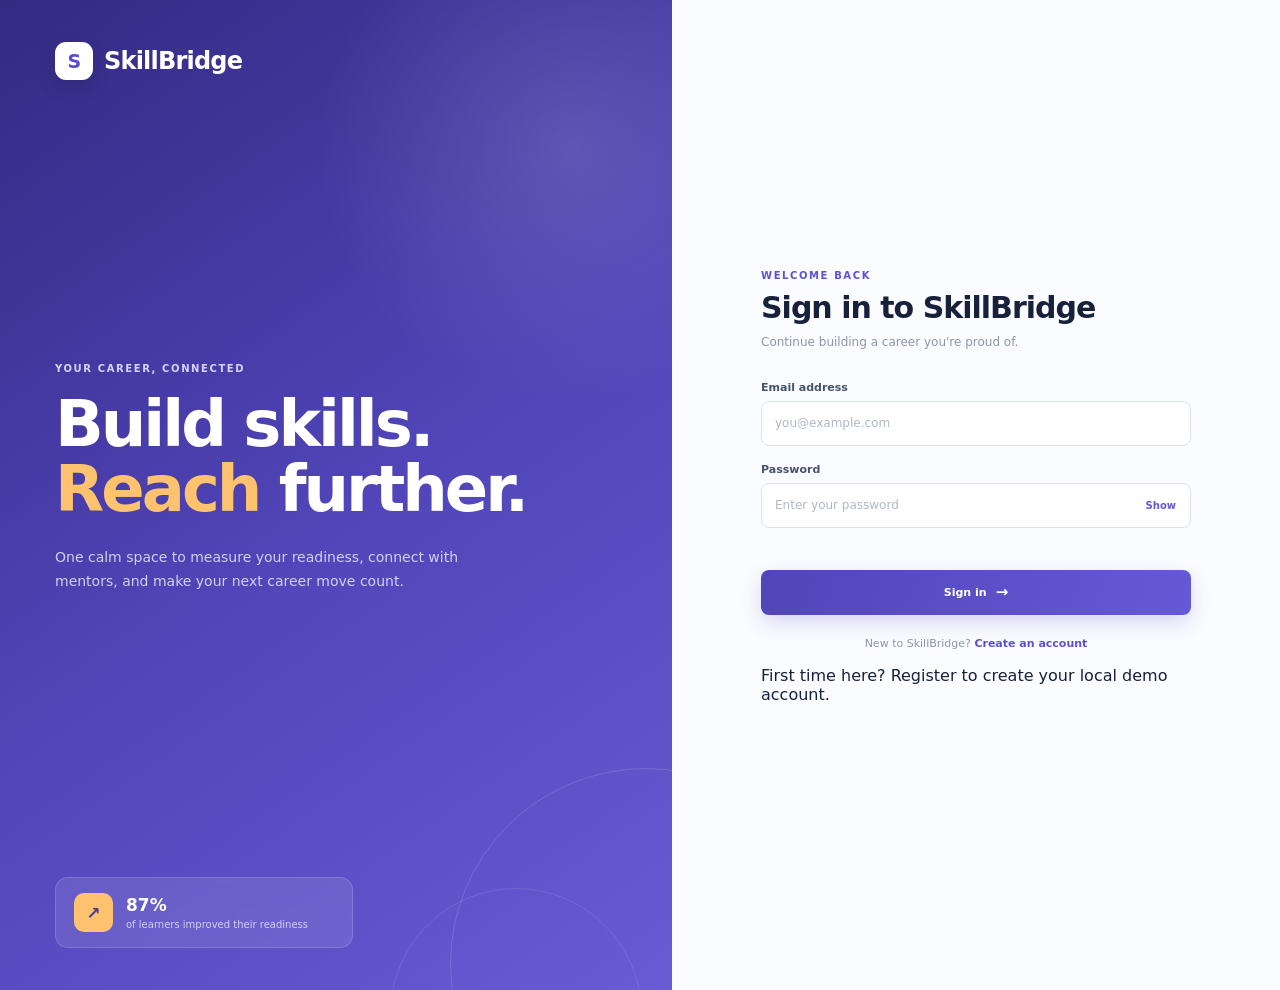
<file: dashboard.html>
<!doctype html>
<html lang="en">

<head>

  <meta charset="utf-8">

  <meta name="viewport" content="width=device-width, initial-scale=1">

  <meta
    name="description"
    content="SkillBridge career readiness dashboard">

  <title>Dashboard | SkillBridge</title>

  <link rel="stylesheet" href="style.css">

  <style>

    /* =====================================================
       PROFILE DROPDOWN
    ====================================================== */

    .profile-dropdown-wrapper {
      position: relative;
    }

    .profile-dropdown {
      position: absolute;
      top: calc(100% + 10px);
      right: 0;
      width: 280px;
      padding: 16px;
      background: #fff;
      border: 1px solid #e5e7ef;
      border-radius: 14px;
      box-shadow: 0 18px 40px rgba(30, 40, 75, .16);
      z-index: 2000;

      opacity: 0;
      visibility: hidden;
      transform: translateY(-8px);

      transition:
        opacity .2s ease,
        transform .2s ease,
        visibility .2s ease;
    }

    .profile-dropdown.show {
      opacity: 1;
      visibility: visible;
      transform: translateY(0);
    }

    .profile-dropdown-header {
      display: flex;
      align-items: center;
      gap: 12px;
      padding-bottom: 14px;
      border-bottom: 1px solid #eceef3;
    }

    .profile-dropdown-avatar {
      width: 44px;
      height: 44px;
      flex: 0 0 44px;

      display: grid;
      place-items: center;

      border-radius: 50%;
      background: #5b50d6;
      color: white;

      font-size: 14px;
      font-weight: 800;
    }

    .profile-dropdown-header div {
      min-width: 0;
      display: flex;
      flex-direction: column;
      gap: 3px;
    }

    .profile-dropdown-header strong {
      color: #17233f;
      font-size: 12px;
      font-weight: 800;
      word-break: break-word;
    }

    .profile-dropdown-header small {
      color: #8b96aa;
      font-size: 9px;
    }

    .profile-dropdown-details {
      padding-top: 10px;
    }

    .profile-detail {
      display: flex;
      align-items: flex-start;
      gap: 10px;
      padding: 8px 0;
    }

    .profile-detail-icon {
      width: 28px;
      height: 28px;
      flex: 0 0 28px;

      display: grid;
      place-items: center;

      border-radius: 8px;
      background: #f1efff;
      color: #5b50d6;

      font-size: 11px;
    }

    .profile-detail-content {
      min-width: 0;
      flex: 1;

      display: flex;
      flex-direction: column;
      gap: 2px;
    }

    .profile-detail-content span {
      color: #9aa3b4;
      font-size: 8px;
      font-weight: 800;
      letter-spacing: .5px;
      text-transform: uppercase;
    }

    .profile-detail-content strong {
      color: #26324b;
      font-size: 10px;
      font-weight: 700;
      line-height: 1.4;
      word-break: break-word;
    }

    #savedProfileDetails {
      display: none;
    }

    #savedProfileDetails.show {
      display: block;
    }

    .profile-dropdown-status {
      display: flex;
      align-items: center;
      gap: 7px;

      margin-top: 8px;
      padding: 9px 10px;

      border-radius: 9px;
      background: #f1faf6;
    }

    .profile-dropdown-status-dot {
      width: 7px;
      height: 7px;
      flex: 0 0 7px;

      border-radius: 50%;
      background: #42ad78;
    }

    .profile-dropdown-status span:last-child {
      color: #36936a;
      font-size: 9px;
      font-weight: 700;
    }


    /* =====================================================
       READINESS METRICS
    ====================================================== */

    .metric-grid {
      display: grid;
      grid-template-columns: repeat(4, 1fr);
      gap: 16px;
    }

    .readiness-metric-card {
      padding: 18px;
      border: 1px solid #e9ebf1;
      border-radius: 14px;
      background: #fff;
      box-shadow: 0 8px 25px rgba(30, 40, 75, .05);
    }

    .readiness-metric-top {
      display: flex;
      align-items: center;
      justify-content: space-between;
      gap: 8px;
      margin-bottom: 12px;
    }

    .readiness-metric-top h3 {
      margin: 0;
      color: #1d2943;
      font-size: 12px;
    }

    .metric-score {
      font-size: 16px;
      font-weight: 800;
      color: #5b50d6;
    }

    .metric-progress {
      width: 100%;
      height: 7px;
      overflow: hidden;
      border-radius: 20px;
      background: #eceef5;
    }

    .metric-progress span {
      display: block;
      width: 0;
      height: 100%;
      border-radius: inherit;
      background: #5b50d6;
      transition: width .6s ease;
    }

    .readiness-metric-card p {
      margin: 10px 0 0;
      color: #7b8498;
      font-size: 10px;
      line-height: 1.5;
    }


    /* =====================================================
       REPORT MODAL
    ====================================================== */

    .report-modal[hidden] {
      display: none;
    }

    .report-modal {
      position: fixed;
      inset: 0;
      z-index: 3000;

      display: grid;
      place-items: center;

      padding: 20px;
      background: rgba(23, 33, 59, .55);
    }

    .report-card {
      position: relative;

      width: min(100%, 560px);
      max-height: 85vh;

      overflow-y: auto;

      padding: 30px;

      border-radius: 18px;
      background: #fff;

      box-shadow: 0 25px 60px rgba(20, 27, 55, .25);
    }

    .report-close {
      position: absolute;
      right: 14px;
      top: 12px;

      border: 0;
      background: transparent;

      color: #7c899e;
      font-size: 25px;

      cursor: pointer;
    }

    .report-head p.eyebrow {
      margin: 0 0 6px;
      color: #7a6ff0;
      font-size: 10px;
      font-weight: 800;
      letter-spacing: .5px;
    }

    .report-head h2 {
      margin: 0 0 6px;
      color: #17233f;
      font-size: 22px;
    }

    .report-sub {
      margin: 0 0 20px;
      color: #6e7892;
      font-size: 12px;
      line-height: 1.55;
    }

    .report-overall {
      display: flex;
      align-items: center;
      justify-content: space-between;

      margin-bottom: 20px;
      padding: 17px 18px;

      border-radius: 12px;

      background: linear-gradient(
        110deg,
        #3e358d,
        #6659d7
      );

      color: white;
    }

    .report-overall strong {
      display: block;
      font-size: 28px;
    }

    .report-overall small {
      color: #dfdcff;
      font-size: 9px;
      font-weight: 700;
      letter-spacing: .5px;
    }

    .report-metric {
      padding: 15px 0;
      border-top: 1px solid #eef0f5;
    }

    .report-metric-top {
      display: flex;
      align-items: center;
      justify-content: space-between;
      gap: 10px;

      margin-bottom: 7px;
    }

    .report-metric-top h3 {
      margin: 0;
      color: #1e293f;
      font-size: 13px;
    }

    .report-badge {
      padding: 4px 9px;
      border-radius: 20px;

      font-size: 9px;
      font-weight: 800;
      text-transform: uppercase;
    }

    .report-badge.low {
      color: #d76c58;
      background: #fdeceb;
    }

    .report-badge.ok {
      color: #3b9a7f;
      background: #e7f6ef;
    }

    .report-metric-bar {
      display: flex;
      align-items: center;
      gap: 10px;

      margin-bottom: 8px;
    }

    .report-metric-bar .tiny-progress {
      flex: 1;
      height: 6px;

      overflow: hidden;

      border-radius: 4px;
      background: #eef0f6;
    }

    .report-metric-bar .tiny-progress span {
      display: block;
      height: 100%;
      border-radius: 4px;
      background: #5b50d6;
    }

    .report-metric-bar strong {
      min-width: 35px;
      text-align: right;

      color: #1e293f;
      font-size: 12px;
    }

    .practice-msg {
      margin: 0;
      padding: 10px 12px;

      border-radius: 9px;

      font-size: 10px;
      line-height: 1.55;
    }

    .practice-msg.low {
      color: #a8503d;
      background: #fff6f4;
    }

    .practice-msg.ok {
      color: #2f7d63;
      background: #f4faf8;
    }

    .report-actions {
      display: flex;
      gap: 10px;
      margin-top: 20px;
    }

    .report-actions button {
      flex: 1;
    }


    /* =====================================================
       EMPTY / AI CARD
    ====================================================== */

    .dashboard-ai-content {
      padding: 4px 0;
    }

    .dashboard-ai-content h3 {
      margin: 5px 0 7px;
      color: #1c2741;
      font-size: 15px;
    }

    .dashboard-ai-content p {
      margin: 0;
      color: #707b91;
      font-size: 11px;
      line-height: 1.6;
    }


    /* =====================================================
       MOBILE
    ====================================================== */

    @media (max-width: 900px) {

      .metric-grid {
        grid-template-columns: repeat(2, 1fr);
      }

    }

    @media (max-width: 600px) {

      .metric-grid {
        grid-template-columns: 1fr;
      }

      .profile-dropdown {
        right: -5px;
        width: 255px;
      }

      .report-card {
        padding: 22px;
      }

      .report-actions {
        flex-direction: column;
      }

    }

  </style>

</head>


<body class="dashboard-page">


<div class="app-shell">


  <!-- =====================================================
       SIDEBAR
  ====================================================== -->

  <aside class="sidebar" id="sidebar">

    <a
      class="brand side-brand"
      href="dashboard.html">

      <span class="brand-mark">
        S
      </span>

      SkillBridge

    </a>


    <nav aria-label="Main navigation">

      <p class="nav-label">
        MENU
      </p>


      <a
        class="nav-item active"
        href="dashboard.html">

        <span>▦</span>
        Dashboard

      </a>


      <a
        class="nav-item"
        href="profile.html">

        <span>◉</span>
        Profile

      </a>


      <a
        class="nav-item"
        href="courses.html">

        <span>▤</span>
        Courses

      </a>


      <a
        class="nav-item"
        href="mentors.html">

        <span>♙</span>
        Mentors

      </a>


      <a
        class="nav-item"
        href="targets.html">

        <span>◎</span>
        Targets

      </a>


      <a
        class="nav-item"
        href="goals.html">

        <span>◷</span>
        Short Term Goals

      </a>


      <p class="nav-label second">
        ACCOUNT
      </p>


      <a
        class="nav-item"
        href="settings.html">

        <span>⚙</span>
        Settings

      </a>

    </nav>


    <div class="sidebar-help">

      <span>✦</span>

      <p>

        <strong>
          Need a hand?
        </strong>

        Explore your support options.

      </p>

      <a
        class="text-button"
        href="mentors.html">

        Get support →

      </a>

    </div>

  </aside>



  <!-- =====================================================
       MAIN CONTENT
  ====================================================== -->

  <main class="main-content">


    <!-- ===================================================
         TOPBAR
    ==================================================== -->

    <header class="topbar">


      <button
        class="menu-button"
        id="menuButton"
        type="button"
        aria-label="Open navigation"
        aria-expanded="false">

        ☰

      </button>


      <div class="mobile-brand">
        SkillBridge
      </div>


      <div class="top-actions">


        <button
          class="notification"
          type="button"
          aria-label="Notifications">

          ♢

          <i></i>

        </button>


        <!-- PROFILE -->

        <div class="profile-dropdown-wrapper">


          <button
            class="user-chip"
            id="profileButton"
            type="button"
            aria-haspopup="true"
            aria-expanded="false">


            <span
              class="avatar"
              id="avatarInitial">

              S

            </span>


            <span>

              <strong id="studentName">
                Student
              </strong>

              <small>
                Career learner
              </small>

            </span>


            <b id="profileArrow">
              ⌄
            </b>


          </button>



          <!-- DROPDOWN -->

          <div
            class="profile-dropdown"
            id="profileDropdown">


            <div class="profile-dropdown-header">


              <span
                class="profile-dropdown-avatar"
                id="dropdownAvatar">

                S

              </span>


              <div>

                <strong id="dropdownName">
                  Student
                </strong>

                <small>
                  Career learner
                </small>

              </div>


            </div>



            <div class="profile-dropdown-details">


              <!-- NAME -->

              <div class="profile-detail">

                <span class="profile-detail-icon">
                  ◉
                </span>

                <div class="profile-detail-content">

                  <span>
                    Name
                  </span>

                  <strong id="dropdownFullName">
                    Student
                  </strong>

                </div>

              </div>



              <!-- EMAIL -->

              <div class="profile-detail">

                <span class="profile-detail-icon">
                  @
                </span>

                <div class="profile-detail-content">

                  <span>
                    Email
                  </span>

                  <strong id="dropdownEmail">
                    Not available
                  </strong>

                </div>

              </div>



              <!-- ROLE -->

              <div class="profile-detail">

                <span class="profile-detail-icon">
                  ★
                </span>

                <div class="profile-detail-content">

                  <span>
                    Role
                  </span>

                  <strong>
                    Student
                  </strong>

                </div>

              </div>



              <!-- SAVED PROFILE -->

              <div id="savedProfileDetails">


                <!-- PHONE -->

                <div class="profile-detail">

                  <span class="profile-detail-icon">
                    ☎
                  </span>

                  <div class="profile-detail-content">

                    <span>
                      Phone
                    </span>

                    <strong id="dropdownPhone">
                      Not provided
                    </strong>

                  </div>

                </div>



                <!-- COLLEGE -->

                <div class="profile-detail">

                  <span class="profile-detail-icon">
                    🎓
                  </span>

                  <div class="profile-detail-content">

                    <span>
                      College / Institution
                    </span>

                    <strong id="dropdownCollege">
                      Not provided
                    </strong>

                  </div>

                </div>



                <!-- FOCUS -->

                <div class="profile-detail">

                  <span class="profile-detail-icon">
                    ◈
                  </span>

                  <div class="profile-detail-content">

                    <span>
                      Career Focus
                    </span>

                    <strong id="dropdownFocus">
                      Not selected
                    </strong>

                  </div>

                </div>



                <!-- BIO -->

                <div class="profile-detail">

                  <span class="profile-detail-icon">
                    ✎
                  </span>

                  <div class="profile-detail-content">

                    <span>
                      About
                    </span>

                    <strong id="dropdownBio">
                      No introduction added
                    </strong>

                  </div>

                </div>


              </div>


              <div class="profile-dropdown-status">

                <span class="profile-dropdown-status-dot"></span>

                <span>
                  Account active
                </span>

              </div>


            </div>

          </div>

        </div>

      </div>

    </header>



    <!-- ===================================================
         HERO
    ==================================================== -->

    <section class="hero">


      <div>

        <p class="eyebrow accent">
          CAREER COMMAND CENTER
        </p>


        <h1>

          Good morning,

          <span id="greetingName">
            Student
          </span>

          <span aria-hidden="true">
            👋
          </span>

        </h1>


        <p>
          Small, focused progress today moves your career forward tomorrow.
        </p>

      </div>


      <button
        class="outline-button"
        type="button"
        id="viewProfileBtn">

        View my profile

        <span>
          →
        </span>

      </button>


    </section>



    <!-- ===================================================
         PROGRESS OVERVIEW
    ==================================================== -->

    <section
      class="progress-overview"
      aria-labelledby="overallTitle">


      <div class="overall-copy">


        <p class="eyebrow">
          YOUR PROGRESS
        </p>


        <h2 id="overallTitle">
          You're building momentum
        </h2>


        <p id="progressDescription">
          Keep strengthening the skills that make you interview-ready.
        </p>


        <div class="progress-bar">

          <span id="overallBar"></span>

        </div>


        <small>

          <strong id="overallValue">
            52%
          </strong>

          career readiness

        </small>


      </div>



      <!-- PROGRESS CIRCLE -->

      <div
        class="progress-orb"
        aria-label="Overall career readiness">


        <svg
          viewBox="0 0 120 120"
          role="img">


          <circle
            cx="60"
            cy="60"
            r="51"
            class="orb-track">
          </circle>


          <circle
            cx="60"
            cy="60"
            r="51"
            class="orb-value"
            id="orbCircle">
          </circle>


        </svg>


        <div>

          <strong id="orbValue">
            52%
          </strong>

          <small>
            overall
          </small>

        </div>


      </div>


    </section>



    <!-- ===================================================
         READINESS SNAPSHOT
    ==================================================== -->

    <section class="section-heading">


      <div>

        <p class="eyebrow">
          READINESS SNAPSHOT
        </p>


        <h2>
          Where you stand today
        </h2>

      </div>


      <button
        class="text-button"
        type="button"
        id="fullReportBtn">

        See full report →

      </button>


    </section>


    <section
      class="metric-grid"
      id="metrics"
      aria-label="Career readiness metrics">
    </section>



    <!-- ===================================================
         LOWER DASHBOARD
    ==================================================== -->

    <section class="dashboard-grid">


      <!-- LEFT -->

      <div>


        <!-- AI RECOMMENDATION -->

        <section
          class="ai-card"
          id="aiRecommendation"
          aria-live="polite">

        </section>



        <!-- QUICK ACTIONS -->

        <section class="quick-card">


          <div class="section-heading compact">


            <div>

              <p class="eyebrow">
                QUICK ACTIONS
              </p>

              <h2>
                Keep moving
              </h2>

            </div>


          </div>



          <div class="action-list">


            <button
              class="quick-action"
              type="button"
              onclick="window.location.href='courses.html'">


              <span class="action-icon purple">
                ▤
              </span>


              <span>

                <strong>
                  Continue learning
                </strong>

                <small>
                  Resume your selected pathway
                </small>

              </span>


              <b>
                →
              </b>


            </button>



            <button
              class="quick-action"
              type="button"
              onclick="window.location.href='targets.html'">


              <span class="action-icon orange">
                ◷
              </span>


              <span>

                <strong>
                  Set a weekly target
                </strong>

                <small>
                  Turn progress into a habit
                </small>

              </span>


              <b>
                →
              </b>


            </button>


          </div>


        </section>


      </div>



      <!-- =================================================
           MENTOR CARD
      ================================================== -->

      <section class="mentor-card">


        <div class="section-heading compact">


          <div>

            <p class="eyebrow">
              MENTOR CONNECTION
            </p>

            <h2>
              Your guidance team
            </h2>

          </div>


          <button
            class="text-button"
            type="button"
            onclick="window.location.href='mentors.html'">

            See all

          </button>


        </div>



        <div class="assigned-mentor">


          <span
            class="mentor-avatar teal"
            id="dashboardMentorAvatar">

            RK

          </span>


          <div>

            <small>
              ASSIGNED MENTOR
            </small>


            <h3 id="dashboardMentorName">
              Riya Krishnan
            </h3>


            <p id="dashboardMentorSpecialty">
              Full-stack development
            </p>

          </div>


          <span
            class="online-dot"
            title="Available">
          </span>


        </div>


        <p class="mentor-caption">
          Available mentors for your pathway
        </p>



        <div class="mentor-preview">


          <span class="mentor-avatar gold">
            AM
          </span>


          <div>

            <strong>
              Arun Menon
            </strong>

            <small>
              Embedded systems
            </small>

          </div>


          <button
            class="add-mentor"
            type="button"
            onclick="window.location.href='mentors.html'">

            +

          </button>


        </div>



        <div class="mentor-preview">


          <span class="mentor-avatar coral">
            PS
          </span>


          <div>

            <strong>
              Priya Sharma
            </strong>

            <small>
              Interview coaching
            </small>

          </div>


          <button
            class="add-mentor"
            type="button"
            onclick="window.location.href='mentors.html'">

            +

          </button>


        </div>



        <button
          class="mentor-button"
          type="button"
          onclick="window.location.href='mentors.html'">

          Explore mentors

          <span>
            →
          </span>

        </button>


      </section>


    </section>


  </main>

</div>



<!-- =====================================================
     FULL REPORT MODAL
====================================================== -->

<div
  class="report-modal"
  id="reportModal"
  hidden>


  <div class="report-card">


    <button
      class="report-close"
      type="button"
      id="reportCloseBtn"
      aria-label="Close report">

      ×

    </button>


    <div class="report-head">


      <p class="eyebrow">
        FULL PERFORMANCE REPORT
      </p>


      <h2>
        How you're really doing
      </h2>


      <p class="report-sub">
        A breakdown of each readiness signal and what to improve next.
      </p>


    </div>



    <div class="report-overall">


      <div>

        <small>
          OVERALL CAREER READINESS
        </small>


        <strong id="reportOverallValue">
          52%
        </strong>


      </div>


    </div>



    <div id="reportMetricList">
    </div>



    <div class="report-actions">


      <button
        class="secondary-button"
        type="button"
        id="reportCloseBtn2">

        Close

      </button>


      <button
        class="primary-button"
        type="button"
        id="reportPracticeBtn">

        Start practicing →

      </button>


    </div>


  </div>

</div>



<!-- =====================================================
     TOAST
====================================================== -->

<div
  class="toast"
  id="toast"
  role="status"
  aria-live="polite">
</div>



<script>

/* =====================================================
   SKILLBRIDGE DASHBOARD
   USER-SPECIFIC VERSION
===================================================== */

const USERS_KEY = "skillbridge_users";
const SESSION_KEY = "skillbridge_session";
const PROFILE_KEY = "skillbridgeProfile";


/* =====================================================
   DOM HELPER
===================================================== */

function $(id) {
  return document.getElementById(id);
}


/* =====================================================
   SAFE JSON READ
===================================================== */

function readJSON(key) {

  try {

    const value = localStorage.getItem(key);

    if (!value) {
      return null;
    }

    return JSON.parse(value);

  } catch (error) {

    console.error("Storage read error:", error);

    return null;

  }

}


/* =====================================================
   SAFE JSON WRITE
===================================================== */

function writeJSON(key, value) {

  try {

    localStorage.setItem(
      key,
      JSON.stringify(value)
    );

    return true;

  } catch (error) {

    console.error("Storage write error:", error);

    return false;

  }

}


/* =====================================================
   GET CURRENT SESSION
===================================================== */

function getSession() {

  const session = readJSON(SESSION_KEY);

  if (!session) {
    return null;
  }

  if (!session.email) {
    return null;
  }

  return session;

}


/* =====================================================
   GET LOGGED-IN USER
===================================================== */

function getCurrentUser() {

  const session = getSession();

  if (!session) {
    return null;
  }

  const users = readJSON(USERS_KEY);

  if (!users || typeof users !== "object") {
    return null;
  }

  const email = String(session.email)
    .trim()
    .toLowerCase();

  if (!users[email]) {
    return null;
  }

  return users[email];

}


/* =====================================================
   GET CURRENT EMAIL
===================================================== */

function getCurrentEmail() {

  const session = getSession();

  if (session && session.email) {

    return String(session.email)
      .trim()
      .toLowerCase();

  }

  return "";

}


/* =====================================================
   GET USER PROFILE
===================================================== */

function getProfile() {

  const user = getCurrentUser();

  const email = getCurrentEmail();

  if (!user) {

    return {

      name: "Student",

      email: email,

      phone: "",

      college: "",

      focus: "",

      bio: ""

    };

  }


  /*
     Profile is stored inside the
     registered user's account.
  */

  const userProfile =
    user.profile || {};


  /*
     Also check old profile storage
     for compatibility.
  */

  const oldProfile =
    readJSON(PROFILE_KEY) || {};


  return {

    name:
      userProfile.name ||
      user.name ||
      oldProfile.name ||
      "Student",

    email:
      user.email ||
      oldProfile.email ||
      email ||
      "",

    phone:
      userProfile.phone ||
      oldProfile.phone ||
      "",

    college:
      userProfile.college ||
      oldProfile.college ||
      "",

    focus:
      userProfile.focus ||
      oldProfile.focus ||
      "",

    bio:
      userProfile.bio ||
      oldProfile.bio ||
      ""

  };

}


/* =====================================================
   UPDATE USER PROFILE
===================================================== */

function saveProfileToUser(profile) {

  const session = getSession();

  if (!session) {
    return;
  }

  const users = readJSON(USERS_KEY);

  if (!users) {
    return;
  }

  const email = String(session.email)
    .trim()
    .toLowerCase();

  if (!users[email]) {
    return;
  }

  users[email].profile = {

    phone: profile.phone || "",

    college: profile.college || "",

    focus: profile.focus || "",

    bio: profile.bio || ""

  };

  /*
     Do not change registered
     name/email accidentally.
  */

  writeJSON(
    USERS_KEY,
    users
  );

}


/* =====================================================
   PROFILE COMPLETION
===================================================== */

function getProfileCompletion(profile) {

  let score = 0;


  if (
    profile.name &&
    profile.name.trim().length >= 2
  ) {

    score += 10;

  }


  if (
    profile.email &&
    profile.email.trim()
  ) {

    score += 10;

  }


  if (
    profile.phone &&
    profile.phone.trim()
  ) {

    score += 5;

  }


  if (
    profile.college &&
    profile.college.trim()
  ) {

    score += 10;

  }


  if (
    profile.focus &&
    profile.focus.trim()
  ) {

    score += 10;

  }


  if (
    profile.bio &&
    profile.bio.trim()
  ) {

    score += 5;

  }


  return score;

}


/* =====================================================
   READ NUMBER FROM LOCAL STORAGE
===================================================== */

function getStoredNumber(keys) {

  for (
    let i = 0;
    i < keys.length;
    i++
  ) {

    const value =
      localStorage.getItem(keys[i]);

    if (
      value !== null &&
      value !== ""
    ) {

      const number = Number(value);

      if (
        Number.isFinite(number)
      ) {

        return Math.max(
          0,
          Math.min(
            100,
            number
          )
        );

      }

    }

  }

  return null;

}


/* =====================================================
   COURSE PROGRESS
===================================================== */

function getCourseProgress() {

  return getStoredNumber([

    "skillbridgeCourseProgress",

    "skillbridge_courses_progress",

    "courseProgress",

    "coursesProgress"

  ]);

}


/* =====================================================
   TARGET PROGRESS
===================================================== */

function getTargetProgress() {

  return getStoredNumber([

    "skillbridgeTargetProgress",

    "skillbridge_targets_progress",

    "targetProgress",

    "targetsProgress"

  ]);

}


/* =====================================================
   GOAL PROGRESS
===================================================== */

function getGoalProgress() {

  return getStoredNumber([

    "skillbridgeGoalProgress",

    "skillbridge_goals_progress",

    "goalProgress",

    "goalsProgress"

  ]);

}


/* =====================================================
   CALCULATE READINESS
===================================================== */

function calculateReadiness(profile) {

  const profileScore =
    getProfileCompletion(profile);

  const course =
    getCourseProgress();

  const target =
    getTargetProgress();

  const goal =
    getGoalProgress();


  /*
     If the student has not yet
     entered any activity data,
     show a reasonable starting
     readiness score.
  */

  if (
    course === null &&
    target === null &&
    goal === null
  ) {

    return Math.max(
      52,
      profileScore
    );

  }


  const courseScore =
    course === null
      ? 0
      : course;


  const targetScore =
    target === null
      ? 0
      : target;


  const goalScore =
    goal === null
      ? 0
      : goal;


  /*
     Weighted calculation

     Profile   40%
     Courses   25%
     Targets   15%
     Goals     20%
  */

  const result =
    Math.round(

      (profileScore * 0.40) +

      (courseScore * 0.25) +

      (targetScore * 0.15) +

      (goalScore * 0.20)

    );


  return Math.max(
    1,
    Math.min(
      100,
      result
    )
  );

}


/* =====================================================
   GET READINESS METRICS
===================================================== */

function getMetrics(profile) {

  const overall =
    calculateReadiness(profile);


  const profileScore =
    Math.max(
      20,
      getProfileCompletion(profile)
    );


  const storedCourse =
    getCourseProgress();


  const courseScore =
    storedCourse === null
      ? Math.min(
          70,
          overall + 8
        )
      : storedCourse;


  const storedTarget =
    getTargetProgress();


  const targetScore =
    storedTarget === null
      ? overall
      : storedTarget;


  const interviewScore =
    Math.min(
      100,
      Math.round(
        (
          overall +
          courseScore +
          targetScore
        ) / 3
      )
    );


  return [

    {
      name: "Profile strength",

      score: profileScore,

      description:
        profileScore >= 70
          ? "Your profile gives mentors useful context."
          : "Complete your profile to make mentor guidance more relevant."
    },


    {
      name: "Learning progress",

      score: courseScore,

      description:
        courseScore >= 70
          ? "You're making good progress through your learning path."
          : "Keep completing lessons and practice tasks."
    },


    {
      name: "Goal consistency",

      score: targetScore,

      description:
        targetScore >= 70
          ? "Your targets are becoming a steady habit."
          : "Set small weekly targets and complete them consistently."
    },


    {
      name: "Interview readiness",

      score: interviewScore,

      description:
        interviewScore >= 70
          ? "You're developing a stronger interview foundation."
          : "Build skills, practice regularly and connect with mentors."
    }

  ];

}


/* =====================================================
   ESCAPE HTML
===================================================== */

function escapeHTML(value) {

  return String(value)

    .replace(/&/g, "&amp;")

    .replace(/</g, "&lt;")

    .replace(/>/g, "&gt;")

    .replace(/"/g, "&quot;")

    .replace(/'/g, "&#039;");

}


/* =====================================================
   UPDATE PROFILE UI
===================================================== */

function updateProfileUI(profile) {

  const name =
    profile.name || "Student";


  const email =
    profile.email || "Not available";


  const firstLetter =
    name
      .trim()
      .charAt(0)
      .toUpperCase() || "S";


  /* TOPBAR */

  if ($("studentName")) {

    $("studentName").textContent =
      name;

  }


  if ($("greetingName")) {

    $("greetingName").textContent =
      name;

  }


  if ($("avatarInitial")) {

    $("avatarInitial").textContent =
      firstLetter;

  }


  /* DROPDOWN */

  if ($("dropdownAvatar")) {

    $("dropdownAvatar").textContent =
      firstLetter;

  }


  if ($("dropdownName")) {

    $("dropdownName").textContent =
      name;

  }


  if ($("dropdownFullName")) {

    $("dropdownFullName").textContent =
      name;

  }


  if ($("dropdownEmail")) {

    $("dropdownEmail").textContent =
      email;

  }


  if ($("dropdownPhone")) {

    $("dropdownPhone").textContent =
      profile.phone ||
      "Not provided";

  }


  if ($("dropdownCollege")) {

    $("dropdownCollege").textContent =
      profile.college ||
      "Not provided";

  }


  if ($("dropdownFocus")) {

    $("dropdownFocus").textContent =
      profile.focus ||
      "Not selected";

  }


  if ($("dropdownBio")) {

    $("dropdownBio").textContent =
      profile.bio ||
      "No introduction added";

  }


  const saved =
    $("savedProfileDetails");


  if (saved) {

    const hasDetails =
      Boolean(

        profile.phone ||
        profile.college ||
        profile.focus ||
        profile.bio

      );


    saved.classList.toggle(
      "show",
      hasDetails
    );

  }

}


/* =====================================================
   UPDATE PROGRESS
===================================================== */

function updateProgress(profile) {

  const overall =
    calculateReadiness(profile);


  if ($("overallBar")) {

    $("overallBar").style.width =
      overall + "%";

  }


  if ($("overallValue")) {

    $("overallValue").textContent =
      overall + "%";

  }


  if ($("orbValue")) {

    $("orbValue").textContent =
      overall + "%";

  }


  const circle =
    $("orbCircle");


  if (circle) {

    const radius = 51;

    const circumference =
      2 * Math.PI * radius;


    circle.style.strokeDasharray =
      circumference;


    const offset =
      circumference *
      (1 - overall / 100);


    circle.style.strokeDashoffset =
      offset;

  }


  if ($("progressDescription")) {

    if (overall >= 80) {

      $("progressDescription").textContent =
        "Excellent momentum. Keep practicing and protecting your consistency.";

    }

    else if (overall >= 60) {

      $("progressDescription").textContent =
        "You're making solid progress. Keep strengthening the areas below.";

    }

    else {

      $("progressDescription").textContent =
        "You're building your foundation. Small focused actions will move your score forward.";

    }

  }


  localStorage.setItem(
    "skillbridgeReadiness",
    String(overall)
  );


  return overall;

}


/* =====================================================
   RENDER METRICS
===================================================== */

function renderMetrics(profile) {

  const container =
    $("metrics");


  if (!container) {
    return;
  }


  const metrics =
    getMetrics(profile);


  container.innerHTML = "";


  metrics.forEach(
    function(metric) {

      const card =
        document.createElement("article");


      card.className =
        "readiness-metric-card";


      card.innerHTML = `

        <div class="readiness-metric-top">

          <h3>
            ${escapeHTML(metric.name)}
          </h3>

          <span class="metric-score">
            ${metric.score}%
          </span>

        </div>


        <div class="metric-progress">

          <span
            style="width:${metric.score}%">
          </span>

        </div>


        <p>
          ${escapeHTML(metric.description)}
        </p>

      `;


      container.appendChild(card);

    }
  );

}


/* =====================================================
   AI RECOMMENDATION
===================================================== */

function renderRecommendation(profile) {

  const container =
    $("aiRecommendation");


  if (!container) {
    return;
  }


  const metrics =
    getMetrics(profile);


  const weakest =
    metrics.reduce(
      function(previous, current) {

        return current.score <
          previous.score
          ? current
          : previous;

      }
    );


  container.innerHTML = `

    <div class="dashboard-ai-content">

      <p class="eyebrow accent">
        SMART NEXT STEP
      </p>

      <h3>
        Focus on ${escapeHTML(weakest.name)}
      </h3>

      <p>
        ${escapeHTML(weakest.description)}
      </p>

    </div>

  `;

}


/* =====================================================
   RENDER FULL REPORT
===================================================== */

function renderReport(profile) {

  const metrics =
    getMetrics(profile);


  const overall =
    calculateReadiness(profile);


  if ($("reportOverallValue")) {

    $("reportOverallValue").textContent =
      overall + "%";

  }


  const list =
    $("reportMetricList");


  if (!list) {
    return;
  }


  list.innerHTML = "";


  metrics.forEach(
    function(metric) {

      const low =
        metric.score < 60;


      const item =
        document.createElement("div");


      item.className =
        "report-metric";


      item.innerHTML = `

        <div class="report-metric-top">

          <h3>
            ${escapeHTML(metric.name)}
          </h3>

          <span
            class="report-badge ${low ? "low" : "ok"}">

            ${low ? "Needs focus" : "On track"}

          </span>

        </div>


        <div class="report-metric-bar">

          <div class="tiny-progress">

            <span
              style="width:${metric.score}%">
            </span>

          </div>

          <strong>
            ${metric.score}%
          </strong>

        </div>


        <p
          class="practice-msg ${low ? "low" : "ok"}">

          ${escapeHTML(metric.description)}

        </p>

      `;


      list.appendChild(item);

    }
  );

}


/* =====================================================
   PROFILE DROPDOWN
===================================================== */

function setupProfileDropdown() {

  const button =
    $("profileButton");


  const dropdown =
    $("profileDropdown");


  if (!button || !dropdown) {
    return;
  }


  button.addEventListener(
    "click",
    function(event) {

      event.stopPropagation();


      const isOpen =
        dropdown.classList.toggle("show");


      button.setAttribute(
        "aria-expanded",
        isOpen
          ? "true"
          : "false"
      );


      if ($("profileArrow")) {

        $("profileArrow").textContent =
          isOpen
            ? "⌃"
            : "⌄";

      }

    }
  );


  document.addEventListener(
    "click",
    function(event) {

      if (
        !dropdown.contains(event.target) &&
        !button.contains(event.target)
      ) {

        dropdown.classList.remove("show");


        button.setAttribute(
          "aria-expanded",
          "false"
        );


        if ($("profileArrow")) {

          $("profileArrow").textContent =
            "⌄";

        }

      }

    }
  );

}


/* =====================================================
   MOBILE MENU
===================================================== */

function setupMobileMenu() {

  const menuButton =
    $("menuButton");


  const sidebar =
    $("sidebar");


  if (!menuButton || !sidebar) {
    return;
  }


  menuButton.addEventListener(
    "click",
    function() {

      const open =
        sidebar.classList.toggle("open");


      menuButton.setAttribute(
        "aria-expanded",
        open
          ? "true"
          : "false"
      );

    }
  );


  document
    .querySelectorAll(".nav-item")
    .forEach(
      function(link) {

        link.addEventListener(
          "click",
          function() {

            sidebar.classList.remove("open");


            menuButton.setAttribute(
              "aria-expanded",
              "false"
            );

          }
        );

      }
    );

}


/* =====================================================
   REPORT MODAL
===================================================== */

function setupReportModal() {

  const modal =
    $("reportModal");


  const openButton =
    $("fullReportBtn");


  const closeButton =
    $("reportCloseBtn");


  const closeButton2 =
    $("reportCloseBtn2");


  if (!modal) {
    return;
  }


  function openReport() {

    const profile =
      getProfile();


    renderReport(profile);


    modal.hidden = false;


    document.body.style.overflow =
      "hidden";

  }


  function closeReport() {

    modal.hidden = true;


    document.body.style.overflow =
      "";

  }


  if (openButton) {

    openButton.addEventListener(
      "click",
      openReport
    );

  }


  if (closeButton) {

    closeButton.addEventListener(
      "click",
      closeReport
    );

  }


  if (closeButton2) {

    closeButton2.addEventListener(
      "click",
      closeReport
    );

  }


  modal.addEventListener(
    "click",
    function(event) {

      if (event.target === modal) {

        closeReport();

      }

    }
  );


  document.addEventListener(
    "keydown",
    function(event) {

      if (
        event.key === "Escape" &&
        !modal.hidden
      ) {

        closeReport();

      }

    }
  );


  const practiceButton =
    $("reportPracticeBtn");


  if (practiceButton) {

    practiceButton.addEventListener(
      "click",
      function() {

        window.location.href =
          "courses.html";

      }
    );

  }

}


/* =====================================================
   VIEW PROFILE
===================================================== */

function setupProfileButton() {

  const button =
    $("viewProfileBtn");


  if (!button) {
    return;
  }


  button.addEventListener(
    "click",
    function() {

      window.location.href =
        "profile.html";

    }
  );

}


/* =====================================================
   LOGOUT PROTECTION
===================================================== */

function checkLogin() {

  const user =
    getCurrentUser();


  /*
     If nobody logged in,
     do not show fake Student data.
  */

  if (!user) {

    console.warn(
      "No logged-in SkillBridge user found."
    );


    /*
       Change this to index.html
       if dashboard should always
       require login.
    */

    window.location.href =
      "index.html";

    return false;

  }


  return true;

}


/* =====================================================
   INITIALIZE DASHBOARD
===================================================== */

function initializeDashboard() {

  /*
     IMPORTANT:
     Check actual logged-in user.
  */

  if (!checkLogin()) {
    return;
  }


  const user =
    getCurrentUser();


  const profile =
    getProfile();


  /*
     Make sure profile data
     belongs to this user.
  */

  if (user && user.profile) {

    saveProfileToUser(profile);

  }


  /*
     Update UI
  */

  updateProfileUI(profile);


  updateProgress(profile);


  renderMetrics(profile);


  renderRecommendation(profile);


  renderReport(profile);

}


/* =====================================================
   REFRESH WHEN RETURNING TO PAGE
===================================================== */

document.addEventListener(
  "visibilitychange",
  function() {

    if (
      document.visibilityState ===
      "visible"
    ) {

      initializeDashboard();

    }

  }
);


/* =====================================================
   STORAGE CHANGE
===================================================== */

window.addEventListener(
  "storage",
  function(event) {

    if (

      event.key === USERS_KEY ||

      event.key === SESSION_KEY ||

      event.key === PROFILE_KEY ||

      event.key === "skillbridgeReadiness"

    ) {

      initializeDashboard();

    }

  }
);


/* =====================================================
   START
===================================================== */

document.addEventListener(
  "DOMContentLoaded",
  function() {

    initializeDashboard();

    setupProfileDropdown();

    setupMobileMenu();

    setupReportModal();

    setupProfileButton();

  }
);

</script>


</body>

</html>
</file>
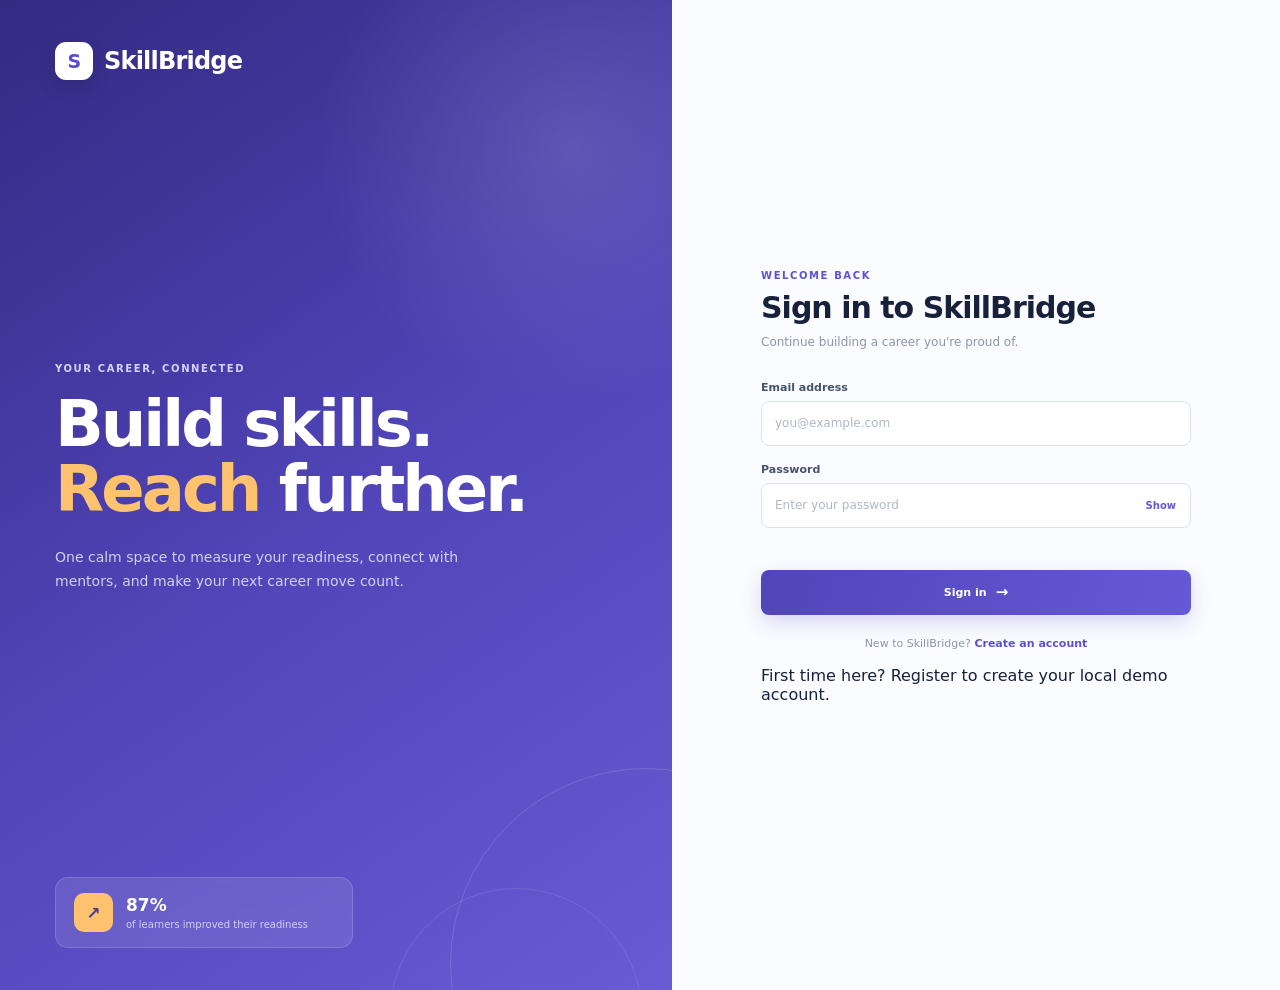
<file: goals.html>
<!doctype html><html lang="en"><head><meta charset="utf-8"><meta name="viewport" content="width=device-width,initial-scale=1"><title>Short Term Goals | SkillBridge</title><link rel="stylesheet" href="features.css"></head><body class="dashboard-page"><div class="app-shell"><aside class="sidebar" id="sidebar"><a class="brand side-brand" href="dashboard.html"><span class="brand-mark">S</span>SkillBridge</a><nav aria-label="Main navigation"><p class="nav-label">MENU</p><a class="nav-item" href="dashboard.html"><span>▦</span>Dashboard</a><a class="nav-item" href="profile.html"><span>◉</span>Profile</a><a class="nav-item" href="courses.html"><span>▤</span>Courses</a><a class="nav-item" href="mentors.html"><span>♙</span>Mentors</a><a class="nav-item" href="targets.html"><span>◎</span>Targets</a><a class="nav-item active" href="goals.html"><span>◷</span>Short Term Goals</a><p class="nav-label second">ACCOUNT</p><a class="nav-item" href="settings.html"><span>⚙</span>Settings</a></nav></aside><main class="main-content page-content"><header class="topbar"><button class="menu-button" id="menuButton" type="button" aria-label="Open navigation">☰</button><div class="mobile-brand">SkillBridge</div></header><section class="page-hero compact-hero"><p class="eyebrow accent">WEEKLY FOCUS</p><h1>Make progress feel <span>possible.</span></h1><p>Small promises to yourself create the consistency employers notice.</p></section><section class="goal-add"><input id="goalInput" maxlength="100" placeholder="Add a new short-term goal"><button id="addGoal" class="primary-button">Add goal <span>+</span></button></section><section id="goalList" class="goal-list" aria-live="polite"></section></main></div><div class="toast" id="toast" role="status"></div><script src="script.js"></script><script src="app.js"></script></body></html>
</file>
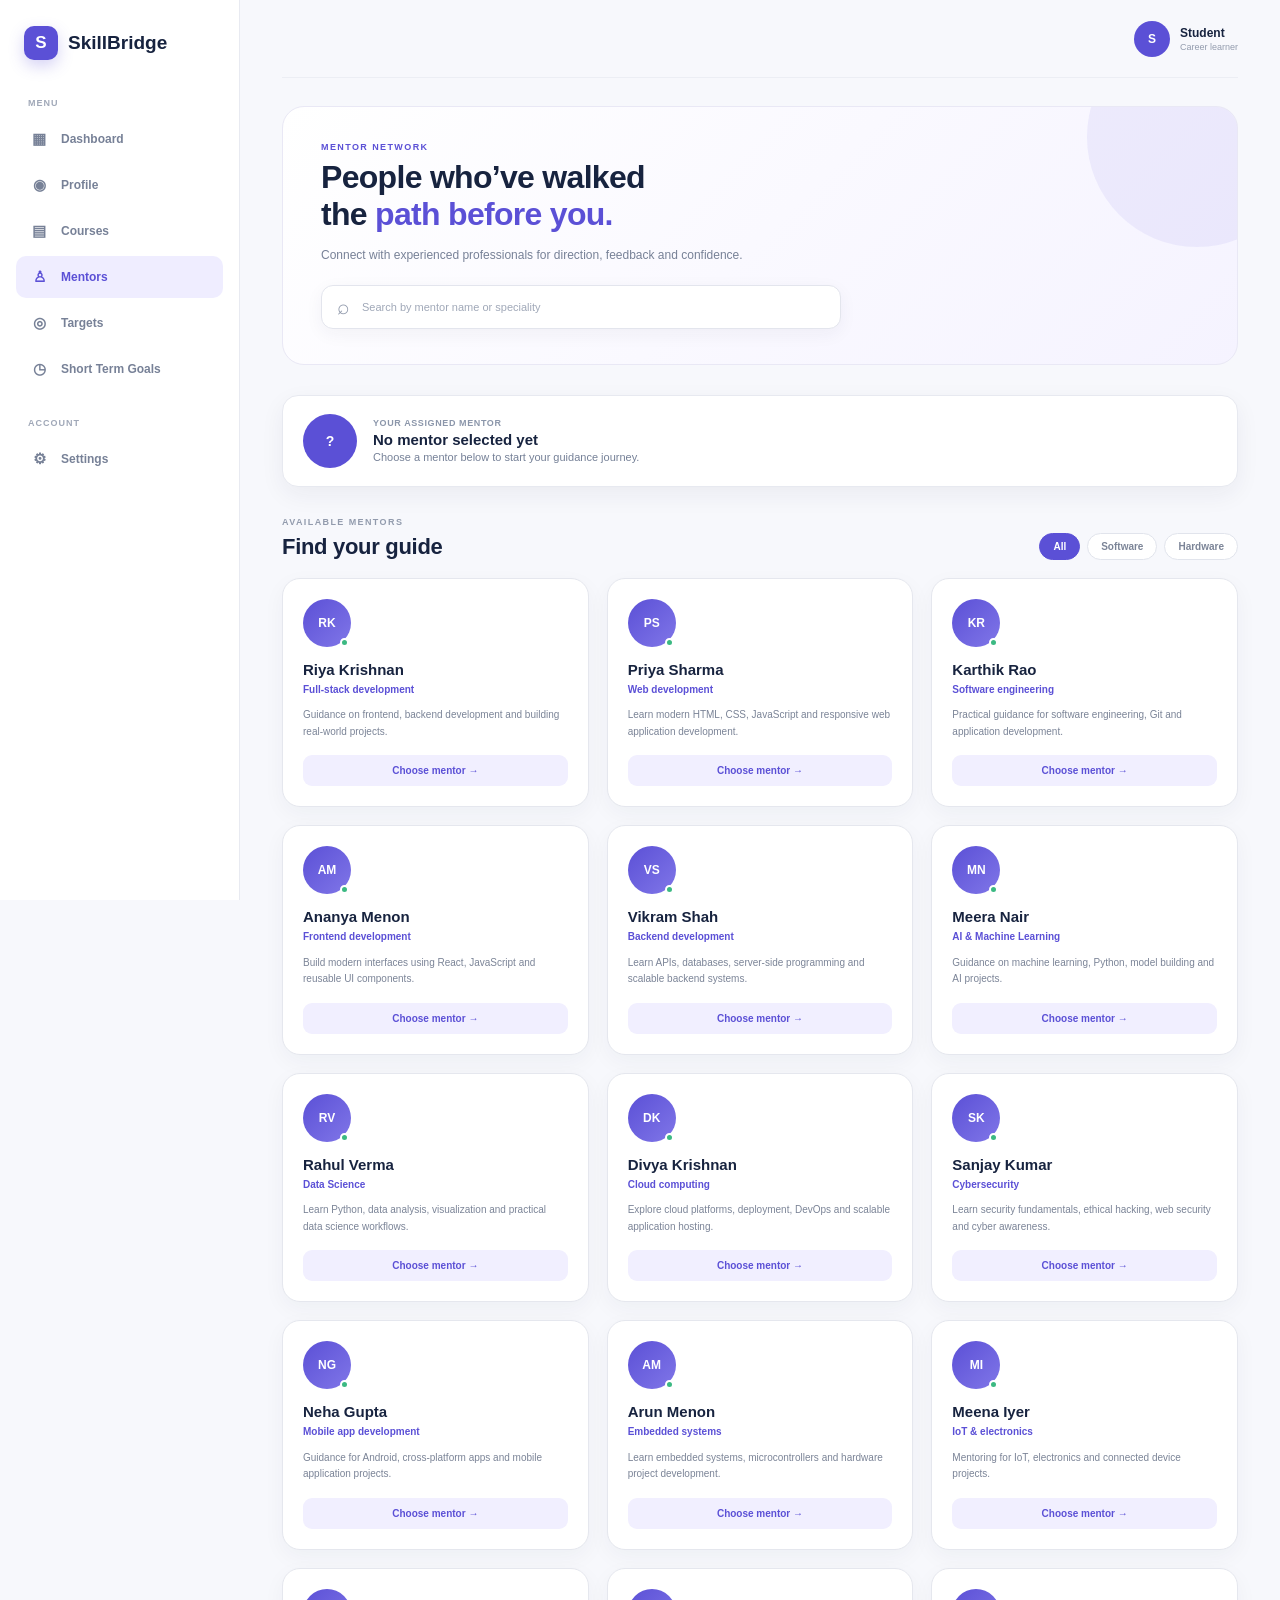
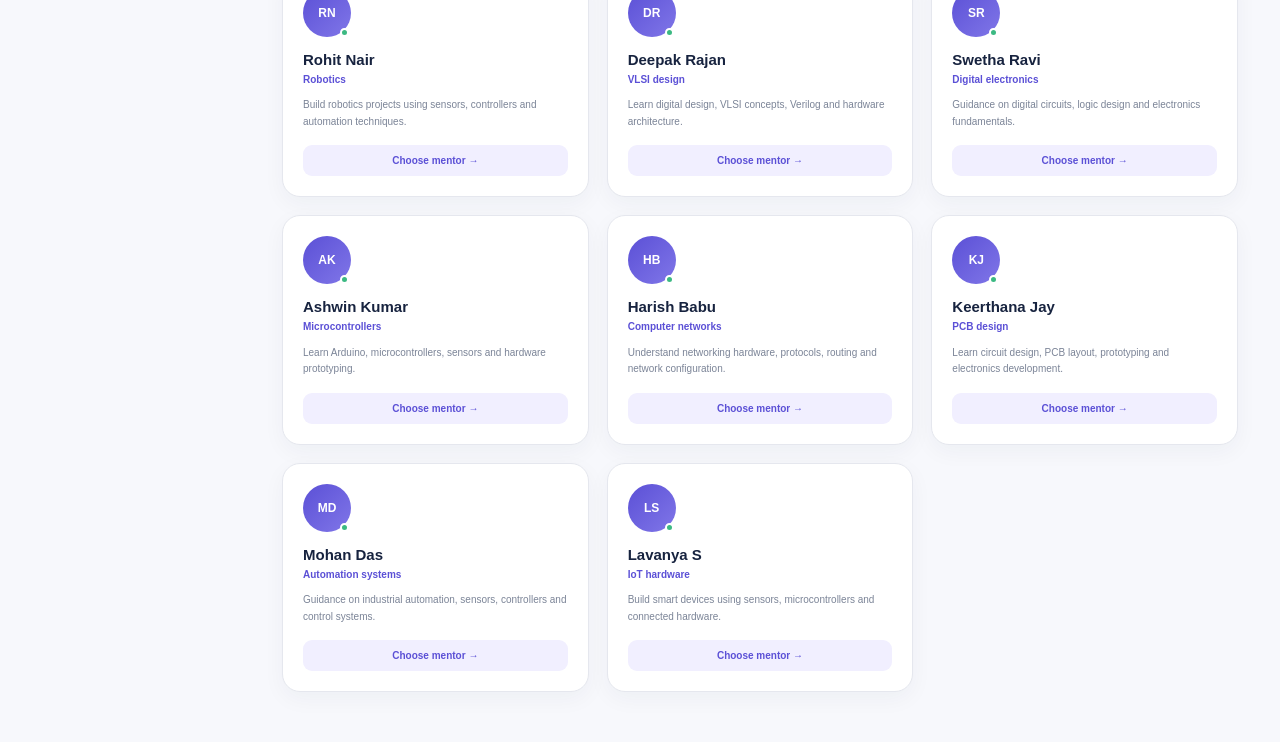
<file: mentors.html>
<!doctype html>
<html lang="en">

<head>

  <meta charset="UTF-8">

  <meta
    name="viewport"
    content="width=device-width, initial-scale=1.0">

  <title>Mentors | SkillBridge</title>


  <style>

    /* =====================================================
       RESET / GLOBAL
    ====================================================== */

    * {
      box-sizing: border-box;
    }

    html {
      scroll-behavior: smooth;
    }

    body {
      margin: 0;
      min-height: 100vh;

      font-family:
        Inter,
        "Segoe UI",
        Arial,
        sans-serif;

      background: #f7f8fc;
      color: #17233f;
    }

    a {
      color: inherit;
      text-decoration: none;
    }

    button,
    input,
    select,
    textarea {
      font: inherit;
    }

    button {
      cursor: pointer;
    }


    /* =====================================================
       APP SHELL
    ====================================================== */

    .app-shell {
      min-height: 100vh;
      display: flex;
    }


    /* =====================================================
       SIDEBAR
    ====================================================== */

    .sidebar {
      position: fixed;

      left: 0;
      top: 0;
      bottom: 0;

      width: 240px;
      min-height: 100vh;

      padding: 26px 16px;

      background: #ffffff;

      border-right:
        1px solid #e8eaf1;

      z-index: 1000;

      overflow-y: auto;
    }


    /* BRAND */

    .brand {
      display: flex;
      align-items: center;

      gap: 10px;

      margin-bottom: 38px;
      padding-left: 8px;

      color: #17233f;

      font-size: 19px;
      font-weight: 800;
    }

    .brand-mark {
      width: 34px;
      height: 34px;

      display: grid;
      place-items: center;

      border-radius: 10px;

      background: #5b50d6;
      color: #ffffff;

      font-size: 17px;
      font-weight: 900;

      box-shadow:
        0 6px 15px
        rgba(91, 80, 214, .25);
    }


    /* =====================================================
       NAVIGATION
    ====================================================== */

    .nav-label {
      margin: 0 0 10px 12px;

      color: #a0a8b8;

      font-size: 9px;
      font-weight: 800;

      letter-spacing: 1px;
    }

    .nav-label.second {
      margin-top: 28px;
    }

    .nav-item {
      display: flex;
      align-items: center;

      gap: 12px;

      width: 100%;

      padding: 12px 13px;
      margin: 4px 0;

      border-radius: 10px;

      color: #778197;

      font-size: 12px;
      font-weight: 600;

      transition:
        background .2s ease,
        color .2s ease,
        transform .2s ease;
    }

    .nav-item span {
      width: 20px;

      display: inline-flex;
      justify-content: center;

      font-size: 15px;
    }

    .nav-item:hover {
      background: #f3f2ff;
      color: #5b50d6;
    }

    .nav-item.active {
      background: #efedff;
      color: #5b50d6;
      font-weight: 800;
    }


    /* =====================================================
       MAIN CONTENT
    ====================================================== */

    .main-content {
      width: calc(100% - 240px);

      margin-left: 240px;

      min-height: 100vh;

      padding:
        0 42px 50px;
    }


    /* =====================================================
       TOPBAR
    ====================================================== */

    .topbar {
      height: 78px;

      display: flex;
      align-items: center;

      border-bottom:
        1px solid #eceef4;

      margin-bottom: 28px;
    }

    .menu-button {
      display: none;

      width: 40px;
      height: 40px;

      border: 0;

      background: transparent;

      color: #17233f;

      font-size: 24px;
    }

    .mobile-brand {
      display: none;

      font-size: 18px;
      font-weight: 800;
    }

    .top-actions {
      margin-left: auto;
    }

    .user-chip {
      display: flex;
      align-items: center;

      gap: 10px;
    }

    .user-chip strong {
      display: block;

      color: #17233f;

      font-size: 12px;
    }

    .user-chip small {
      display: block;

      margin-top: 2px;

      color: #929bad;

      font-size: 9px;
    }

    .avatar {
      width: 36px;
      height: 36px;

      display: grid;
      place-items: center;

      border-radius: 50%;

      background: #5b50d6;
      color: #ffffff;

      font-size: 12px;
      font-weight: 800;
    }


    /* =====================================================
       HERO
    ====================================================== */

    .page-hero {
      position: relative;

      padding: 35px 38px;

      margin-bottom: 30px;

      border-radius: 22px;

      background:
        linear-gradient(
          135deg,
          #ffffff 0%,
          #f5f3ff 100%
        );

      border:
        1px solid #e9e8f5;

      overflow: hidden;
    }

    .page-hero::after {
      content: "";

      position: absolute;

      width: 220px;
      height: 220px;

      right: -70px;
      top: -80px;

      border-radius: 50%;

      background:
        rgba(91, 80, 214, .08);

      pointer-events: none;
    }

    .eyebrow {
      margin: 0 0 7px;

      color: #929bad;

      font-size: 9px;
      font-weight: 800;

      letter-spacing: 1.4px;
    }

    .eyebrow.accent {
      color: #5b50d6;
    }

    .page-hero h1 {
      position: relative;
      z-index: 1;

      margin: 0;

      color: #17233f;

      font-size: 32px;
      line-height: 1.15;

      letter-spacing: -.7px;
    }

    .page-hero h1 span {
      color: #5b50d6;
    }

    .page-hero > p:not(.eyebrow) {
      position: relative;
      z-index: 1;

      max-width: 560px;

      margin:
        12px 0 20px;

      color: #778197;

      font-size: 12px;
      line-height: 1.7;
    }


    /* =====================================================
       SEARCH BOX
    ====================================================== */

    .search-box {
      position: relative;
      z-index: 5;

      width: min(520px, 100%);
      height: 44px;

      display: flex;
      align-items: center;

      gap: 10px;

      padding: 0 15px;

      background: #ffffff;

      border:
        1px solid #e3e5ed;

      border-radius: 12px;

      box-shadow:
        0 5px 18px
        rgba(31, 40, 73, .05);
    }

    .search-box span {
      flex: 0 0 auto;

      color: #9099ab;

      font-size: 21px;
    }

    .search-box input {
      width: 100%;
      min-width: 0;

      border: 0;
      outline: 0;

      background: transparent;

      color: #17233f;

      font-size: 11px;
    }

    .search-box input::placeholder {
      color: #a0a8b8;
    }


    /* =====================================================
       ASSIGNED MENTOR
    ====================================================== */

    .assigned-panel {
      margin-bottom: 30px;
    }

    .assigned-mentor-card {
      display: flex;
      align-items: center;

      gap: 16px;

      width: 100%;

      padding: 18px 20px;

      background: #ffffff;

      border:
        1px solid #e7e9f0;

      border-radius: 16px;

      box-shadow:
        0 8px 24px
        rgba(31, 40, 73, .06);
    }

    .assigned-mentor-avatar {
      width: 54px;
      height: 54px;

      flex: 0 0 54px;

      display: grid;
      place-items: center;

      border-radius: 50%;

      background: #5b50d6;
      color: #ffffff;

      font-size: 14px;
      font-weight: 800;
    }

    .assigned-mentor-info {
      min-width: 0;
      flex: 1;
    }

    .assigned-mentor-label {
      display: block;

      margin-bottom: 3px;

      color: #8b96aa;

      font-size: 9px;
      font-weight: 800;

      letter-spacing: .6px;

      text-transform: uppercase;
    }

    .assigned-mentor-info h3 {
      margin: 0 0 3px;

      color: #17233f;

      font-size: 15px;
    }

    .assigned-mentor-info p {
      margin: 0;

      color: #758097;

      font-size: 11px;
    }

    .assigned-badge {
      padding: 6px 10px;

      border-radius: 20px;

      background: #e9f7f0;
      color: #37936b;

      font-size: 9px;
      font-weight: 800;

      white-space: nowrap;
    }


    /* =====================================================
       SECTION HEADING
    ====================================================== */

    .section-heading {
      display: flex;

      align-items: flex-end;
      justify-content: space-between;

      gap: 20px;

      margin:
        0 0 18px;
    }

    .section-heading h2 {
      margin: 0;

      color: #17233f;

      font-size: 22px;

      letter-spacing: -.3px;
    }


    /* =====================================================
       FILTERS
    ====================================================== */

    .filter-row {
      display: flex;

      gap: 7px;

      flex-wrap: wrap;
    }

    .filter {
      border:
        1px solid #e1e4ec;

      background: #ffffff;

      color: #7b8497;

      border-radius: 20px;

      padding: 7px 13px;

      font-size: 10px;
      font-weight: 700;

      transition: .2s ease;
    }

    .filter:hover {
      border-color: #5b50d6;
      color: #5b50d6;
    }

    .filter.active {
      background: #5b50d6;
      border-color: #5b50d6;

      color: #ffffff;
    }


    /* =====================================================
       MENTOR GRID
    ====================================================== */

    .mentor-grid {
      display: grid;

      grid-template-columns:
        repeat(3, minmax(0, 1fr));

      gap: 18px;
    }


    /* =====================================================
       MENTOR CARD
    ====================================================== */

    .mentor-card {
      position: relative;

      min-width: 0;

      padding: 20px;

      background: #ffffff;

      border:
        1px solid #e5e7ee;

      border-radius: 18px;

      box-shadow:
        0 7px 22px
        rgba(31, 40, 73, .045);

      transition:
        transform .2s ease,
        box-shadow .2s ease,
        border-color .2s ease;
    }

    .mentor-card:hover {
      transform: translateY(-3px);

      box-shadow:
        0 12px 30px
        rgba(31, 40, 73, .08);

      border-color: #d9d6fb;
    }

    .mentor-card-selected {
      border:
        2px solid #5b50d6 !important;

      box-shadow:
        0 10px 28px
        rgba(91, 80, 214, .12);
    }


    /* =====================================================
       MENTOR CARD TOP
    ====================================================== */

    .mentor-card-top {
      position: relative;

      display: flex;
      align-items: center;

      min-height: 48px;

      margin-bottom: 14px;
    }

    .mentor-avatar {
      width: 48px;
      height: 48px;

      display: grid;
      place-items: center;

      border-radius: 50%;

      color: #ffffff;

      font-size: 12px;
      font-weight: 800;

      background:
        linear-gradient(
          135deg,
          #5b50d6,
          #8076e8
        );
    }

    .online-dot {
      width: 9px;
      height: 9px;

      position: absolute;

      left: 37px;
      bottom: 0;

      border-radius: 50%;

      background: #3bb982;

      border:
        2px solid #ffffff;
    }


    /* =====================================================
       MENTOR TEXT
    ====================================================== */

    .mentor-card h3 {
      margin:
        0 0 4px;

      color: #17233f;

      font-size: 15px;
    }

    .mentor-card > p {
      margin: 0;

      color: #7b8497;

      font-size: 10px;

      line-height: 1.65;
    }

    .mentor-card .mentor-specialty {
      margin-bottom: 9px;

      color: #5b50d6;

      font-size: 10px;
      font-weight: 800;
    }


    /* =====================================================
       ASSIGNED LABEL
    ====================================================== */

    .mentor-assigned-label {
      display: inline-block;

      margin-top: 12px;

      padding: 5px 9px;

      border-radius: 20px;

      background: #e9f7f0;

      color: #37936b;

      font-size: 8px;
      font-weight: 800;

      letter-spacing: .4px;

      text-transform: uppercase;
    }


    /* =====================================================
       MENTOR BUTTON
    ====================================================== */

    .mentor-button {
      width: 100%;

      margin-top: 15px;

      padding: 10px 13px;

      border: 0;

      border-radius: 9px;

      background: #f1efff;

      color: #5b50d6;

      font-size: 10px;
      font-weight: 800;

      transition:
        background .2s ease,
        color .2s ease;
    }

    .mentor-button:hover {
      background: #5b50d6;
      color: #ffffff;
    }

    .mentor-card-selected .mentor-button {
      background: #5b50d6;
      color: #ffffff;
    }


    /* =====================================================
       EMPTY STATE
    ====================================================== */

    .empty-state {
      grid-column: 1 / -1;

      padding: 40px 20px;

      text-align: center;

      background: #ffffff;

      border:
        1px solid #e5e7ee;

      border-radius: 16px;

      color: #7c899e;

      font-size: 12px;
    }


    /* =====================================================
       TOAST
    ====================================================== */

    .toast {
      position: fixed;

      left: 50%;
      bottom: 25px;

      transform:
        translate(-50%, 20px);

      padding: 12px 18px;

      background: #17233f;
      color: #ffffff;

      border-radius: 10px;

      font-size: 11px;
      font-weight: 700;

      opacity: 0;

      pointer-events: none;

      transition: .25s ease;

      z-index: 9999;
    }

    .toast.show {
      opacity: 1;

      transform:
        translate(-50%, 0);
    }


    /* =====================================================
       MOBILE OVERLAY
    ====================================================== */

    .sidebar-overlay {
      display: none;

      position: fixed;

      inset: 0;

      background:
        rgba(23, 35, 63, .35);

      z-index: 900;
    }

    .sidebar-overlay.show {
      display: block;
    }


    /* =====================================================
       TABLET
    ====================================================== */

    @media (max-width: 1100px) {

      .main-content {
        padding-left: 28px;
        padding-right: 28px;
      }

      .mentor-grid {
        grid-template-columns:
          repeat(2, minmax(0, 1fr));
      }

    }


    /* =====================================================
       MOBILE
    ====================================================== */

    @media (max-width: 760px) {

      .sidebar {
        width: 240px;

        transform:
          translateX(-100%);

        transition:
          transform .25s ease;
      }

      .sidebar.open {
        transform:
          translateX(0);
      }

      .main-content {
        width: 100%;

        margin-left: 0;

        padding:
          0 18px 40px;
      }

      .topbar {
        height: 68px;
      }

      .menu-button {
        display: block;
      }

      .mobile-brand {
        display: block;

        margin-left: 10px;
        margin-right: auto;
      }

      .top-actions {
        margin-left: 10px;
      }

      .user-chip small {
        display: none;
      }

      .page-hero {
        padding:
          26px 22px;
      }

      .page-hero h1 {
        font-size: 26px;
      }

      .section-heading {
        align-items: flex-start;

        flex-direction: column;
      }

      .mentor-grid {
        grid-template-columns: 1fr;
      }

      .assigned-mentor-card {
        align-items: flex-start;
      }

    }


    /* =====================================================
       SMALL MOBILE
    ====================================================== */

    @media (max-width: 480px) {

      .main-content {
        padding-left: 14px;
        padding-right: 14px;
      }

      .page-hero {
        padding:
          24px 18px;
      }

      .page-hero h1 {
        font-size: 23px;
      }

      .page-hero h1 br {
        display: none;
      }

      .assigned-mentor-card {
        flex-wrap: wrap;
      }

      .assigned-mentor-info {
        width:
          calc(100% - 70px);
      }

      .assigned-badge {
        margin-left: 70px;
      }

      .user-chip span:last-child {
        display: none;
      }

    }

  </style>

</head>


<body>


  <!-- =====================================================
       APP
  ====================================================== -->

  <div class="app-shell">


    <!-- ===================================================
         SIDEBAR
    ==================================================== -->

    <aside
      class="sidebar"
      id="sidebar">


      <!-- BRAND -->

      <a
        class="brand side-brand"
        href="dashboard.html">

        <span class="brand-mark">
          S
        </span>

        SkillBridge

      </a>


      <!-- NAVIGATION -->

      <nav aria-label="Main navigation">


        <p class="nav-label">
          MENU
        </p>


        <a
          class="nav-item"
          href="dashboard.html">

          <span>▦</span>

          Dashboard

        </a>


        <a
          class="nav-item"
          href="profile.html">

          <span>◉</span>

          Profile

        </a>


        <a
          class="nav-item"
          href="courses.html">

          <span>▤</span>

          Courses

        </a>


        <a
          class="nav-item active"
          href="mentors.html">

          <span>♙</span>

          Mentors

        </a>


        <a
          class="nav-item"
          href="targets.html">

          <span>◎</span>

          Targets

        </a>


        <a
          class="nav-item"
          href="goals.html">

          <span>◷</span>

          Short Term Goals

        </a>


        <p class="nav-label second">
          ACCOUNT
        </p>


        <a
          class="nav-item"
          href="settings.html">

          <span>⚙</span>

          Settings

        </a>


      </nav>

    </aside>


    <!-- MOBILE OVERLAY -->

    <div
      class="sidebar-overlay"
      id="sidebarOverlay">
    </div>


    <!-- ===================================================
         MAIN
    ==================================================== -->

    <main class="main-content">


      <!-- =================================================
           TOPBAR
      ================================================== -->

      <header class="topbar">


        <button
          class="menu-button"
          id="menuButton"
          type="button"
          aria-label="Open navigation"
          aria-expanded="false">

          ☰

        </button>


        <div class="mobile-brand">
          SkillBridge
        </div>


        <div class="top-actions">

          <a
            class="user-chip"
            href="profile.html">


            <span
              class="avatar user-initial"
              id="mentorPageAvatar">

              S

            </span>


            <span>

              <strong
                class="user-name"
                id="mentorPageUserName">

                Student

              </strong>


              <small>
                Career learner
              </small>

            </span>


          </a>

        </div>


      </header>


      <!-- =================================================
           HERO
      ================================================== -->

      <section
        class="page-hero mentor-hero">


        <p class="eyebrow accent">
          MENTOR NETWORK
        </p>


        <h1>

          People who’ve walked
          <br>

          the
          <span>
            path before you.
          </span>

        </h1>


        <p>

          Connect with experienced professionals
          for direction, feedback and confidence.

        </p>


        <!-- SEARCH -->

        <label
          class="search-box"
          for="mentorSearch">


          <span>
            ⌕
          </span>


          <input
            id="mentorSearch"
            type="search"
            placeholder="Search by mentor name or speciality"
            autocomplete="off">


        </label>


      </section>


      <!-- =================================================
           ASSIGNED MENTOR
      ================================================== -->

      <section
        id="assignedMentorPanel"
        class="assigned-panel">

      </section>


      <!-- =================================================
           AVAILABLE MENTORS
      ================================================== -->

      <section
        class="section-heading">


        <div>

          <p class="eyebrow">
            AVAILABLE MENTORS
          </p>


          <h2>
            Find your guide
          </h2>

        </div>


        <!-- FILTER -->

        <div class="filter-row">


          <button
            class="filter active"
            data-specialty="all"
            type="button">

            All

          </button>


          <button
            class="filter"
            data-specialty="software"
            type="button">

            Software

          </button>


          <button
            class="filter"
            data-specialty="hardware"
            type="button">

            Hardware

          </button>


        </div>


      </section>


      <!-- =================================================
           MENTOR GRID
      ================================================== -->

      <section
        class="mentor-grid"
        id="mentorGrid">

      </section>


    </main>


  </div>


  <!-- =====================================================
       TOAST
  ====================================================== -->

  <div
    class="toast"
    id="toast"
    role="status"
    aria-live="polite">

  </div>



  <script>


    /* =====================================================
       ⚠️ FIX (this is the only real change in this file):

       BEFORE, getCurrentUser() looked for the current user
       under "skillbridge_current_user" or "skillbridgeUser".
       Neither of those keys is ever written by your actual
       login page — index.html saves the session as
       "skillbridge_session" = { email, loggedInAt } and the
       full account data as "skillbridge_users" = { email: {...} }.

       Because the old lookup never found anyone, this page's
       per-user key builder silently fell back to one plain
       global key ("skillbridge_selected_mentor") for every
       account — exactly the same bug courses.html had.

       Fixed getCurrentUser() below now reads the REAL session
       model: skillbridge_session -> skillbridge_users[email].
       Everything else on this page (design, mentor list,
       search, filters) is untouched.
    ====================================================== */

    const MENTOR_STORAGE_KEY =
      "skillbridge_selected_mentor";

    const SESSION_KEY =
      "skillbridge_session";

    const USERS_KEY =
      "skillbridge_users";


    /* =====================================================
       MENTOR DATA
    ====================================================== */

    const MENTORS = [

      /* SOFTWARE */

      {
        id: "riya-krishnan",
        name: "Riya Krishnan",
        initials: "RK",
        specialty: "software",
        specialtyName: "Full-stack development",
        description:
          "Guidance on frontend, backend development and building real-world projects.",
        availability: "Available"
      },

      {
        id: "priya-sharma",
        name: "Priya Sharma",
        initials: "PS",
        specialty: "software",
        specialtyName: "Web development",
        description:
          "Learn modern HTML, CSS, JavaScript and responsive web application development.",
        availability: "Available"
      },

      {
        id: "karthik-rao",
        name: "Karthik Rao",
        initials: "KR",
        specialty: "software",
        specialtyName: "Software engineering",
        description:
          "Practical guidance for software engineering, Git and application development.",
        availability: "Available"
      },

      {
        id: "ananya-menon",
        name: "Ananya Menon",
        initials: "AM",
        specialty: "software",
        specialtyName: "Frontend development",
        description:
          "Build modern interfaces using React, JavaScript and reusable UI components.",
        availability: "Available"
      },

      {
        id: "vikram-shah",
        name: "Vikram Shah",
        initials: "VS",
        specialty: "software",
        specialtyName: "Backend development",
        description:
          "Learn APIs, databases, server-side programming and scalable backend systems.",
        availability: "Available"
      },

      {
        id: "meera-nair",
        name: "Meera Nair",
        initials: "MN",
        specialty: "software",
        specialtyName: "AI & Machine Learning",
        description:
          "Guidance on machine learning, Python, model building and AI projects.",
        availability: "Available"
      },

      {
        id: "rahul-verma",
        name: "Rahul Verma",
        initials: "RV",
        specialty: "software",
        specialtyName: "Data Science",
        description:
          "Learn Python, data analysis, visualization and practical data science workflows.",
        availability: "Available"
      },

      {
        id: "divya-krishnan",
        name: "Divya Krishnan",
        initials: "DK",
        specialty: "software",
        specialtyName: "Cloud computing",
        description:
          "Explore cloud platforms, deployment, DevOps and scalable application hosting.",
        availability: "Available"
      },

      {
        id: "sanjay-kumar",
        name: "Sanjay Kumar",
        initials: "SK",
        specialty: "software",
        specialtyName: "Cybersecurity",
        description:
          "Learn security fundamentals, ethical hacking, web security and cyber awareness.",
        availability: "Available"
      },

      {
        id: "neha-gupta",
        name: "Neha Gupta",
        initials: "NG",
        specialty: "software",
        specialtyName: "Mobile app development",
        description:
          "Guidance for Android, cross-platform apps and mobile application projects.",
        availability: "Available"
      },


      /* HARDWARE */

      {
        id: "arun-menon",
        name: "Arun Menon",
        initials: "AM",
        specialty: "hardware",
        specialtyName: "Embedded systems",
        description:
          "Learn embedded systems, microcontrollers and hardware project development.",
        availability: "Available"
      },

      {
        id: "meena-iyer",
        name: "Meena Iyer",
        initials: "MI",
        specialty: "hardware",
        specialtyName: "IoT & electronics",
        description:
          "Mentoring for IoT, electronics and connected device projects.",
        availability: "Available"
      },

      {
        id: "rohit-nair",
        name: "Rohit Nair",
        initials: "RN",
        specialty: "hardware",
        specialtyName: "Robotics",
        description:
          "Build robotics projects using sensors, controllers and automation techniques.",
        availability: "Available"
      },

      {
        id: "deepak-rajan",
        name: "Deepak Rajan",
        initials: "DR",
        specialty: "hardware",
        specialtyName: "VLSI design",
        description:
          "Learn digital design, VLSI concepts, Verilog and hardware architecture.",
        availability: "Available"
      },

      {
        id: "swetha-ravi",
        name: "Swetha Ravi",
        initials: "SR",
        specialty: "hardware",
        specialtyName: "Digital electronics",
        description:
          "Guidance on digital circuits, logic design and electronics fundamentals.",
        availability: "Available"
      },

      {
        id: "ashwin-kumar",
        name: "Ashwin Kumar",
        initials: "AK",
        specialty: "hardware",
        specialtyName: "Microcontrollers",
        description:
          "Learn Arduino, microcontrollers, sensors and hardware prototyping.",
        availability: "Available"
      },

      {
        id: "harish-babu",
        name: "Harish Babu",
        initials: "HB",
        specialty: "hardware",
        specialtyName: "Computer networks",
        description:
          "Understand networking hardware, protocols, routing and network configuration.",
        availability: "Available"
      },

      {
        id: "keerthana-jay",
        name: "Keerthana Jay",
        initials: "KJ",
        specialty: "hardware",
        specialtyName: "PCB design",
        description:
          "Learn circuit design, PCB layout, prototyping and electronics development.",
        availability: "Available"
      },

      {
        id: "mohan-das",
        name: "Mohan Das",
        initials: "MD",
        specialty: "hardware",
        specialtyName: "Automation systems",
        description:
          "Guidance on industrial automation, sensors, controllers and control systems.",
        availability: "Available"
      },

      {
        id: "lavanya-s",
        name: "Lavanya S",
        initials: "LS",
        specialty: "hardware",
        specialtyName: "IoT hardware",
        description:
          "Build smart devices using sensors, microcontrollers and connected hardware.",
        availability: "Available"
      }

    ];


    /* =====================================================
       SAFE JSON
    ====================================================== */

    function readJSON(key) {

      try {

        const value =
          localStorage.getItem(key);

        if (!value) {
          return null;
        }

        return JSON.parse(value);

      } catch (error) {

        console.error(
          "Unable to read localStorage:",
          error
        );

        return null;

      }

    }


    /* =====================================================
       CURRENT USER
       Reads the REAL session model used by index.html /
       register.html: skillbridge_session -> skillbridge_users
    ====================================================== */

    function getCurrentUser() {

      const session =
        readJSON(SESSION_KEY);

      if (
        !session ||
        !session.email
      ) {

        return null;

      }


      const users =
        readJSON(USERS_KEY) || {};

      return (
        users[session.email] ||
        null
      );

    }


    /* =====================================================
       USER IDENTIFIER
    ====================================================== */

    function getCurrentUserIdentifier() {

      const user =
        getCurrentUser();

      if (!user) {
        return null;
      }

      return (
        user.email ||
        user.userEmail ||
        user.username ||
        user.id ||
        null
      );

    }


    /* =====================================================
       USER-SPECIFIC MENTOR KEY
    ====================================================== */

    function getMentorStorageKey() {

      const identifier =
        getCurrentUserIdentifier();

      if (!identifier) {
        return MENTOR_STORAGE_KEY;
      }

      const safeIdentifier =
        String(identifier)
          .trim()
          .toLowerCase()
          .replace(
            /[^a-z0-9]/g,
            "_"
          );

      return (
        MENTOR_STORAGE_KEY +
        "_" +
        safeIdentifier
      );

    }


    /* =====================================================
       GET SELECTED MENTOR
    ====================================================== */

    function getSelectedMentor() {

      try {

        const key =
          getMentorStorageKey();

        const saved =
          localStorage.getItem(key);

        if (!saved) {
          return null;
        }

        const parsed =
          JSON.parse(saved);

        if (
          !parsed ||
          !parsed.id
        ) {

          return null;

        }

        return (
          MENTORS.find(
            function(mentor) {

              return (
                mentor.id ===
                parsed.id
              );

            }
          ) || null
        );

      } catch (error) {

        console.error(
          "Unable to read selected mentor:",
          error
        );

        return null;

      }

    }


    /* =====================================================
       SELECT MENTOR
    ====================================================== */

    function selectMentor(mentor) {

      if (!mentor) {
        return;
      }


      try {

        const key =
          getMentorStorageKey();

        localStorage.setItem(
          key,
          JSON.stringify(mentor)
        );

      } catch (error) {

        console.error(
          "Unable to save selected mentor:",
          error
        );

        showToast(
          "Unable to save mentor."
        );

        return;

      }


      renderAssignedMentor();

      renderMentors();


      showToast(
        mentor.name +
        " is now your assigned mentor ✓"
      );

    }


    /* =====================================================
       ASSIGNED MENTOR
    ====================================================== */

    function renderAssignedMentor() {

      const panel =
        document.getElementById(
          "assignedMentorPanel"
        );

      if (!panel) {
        return;
      }


      const mentor =
        getSelectedMentor();


      if (!mentor) {

        panel.innerHTML = `

          <div class="assigned-mentor-card">

            <div class="assigned-mentor-avatar">
              ?
            </div>

            <div class="assigned-mentor-info">

              <span class="assigned-mentor-label">
                Your assigned mentor
              </span>

              <h3>
                No mentor selected yet
              </h3>

              <p>
                Choose a mentor below to start
                your guidance journey.
              </p>

            </div>

          </div>

        `;

        return;

      }


      panel.innerHTML = `

        <div class="assigned-mentor-card">

          <div class="assigned-mentor-avatar">
            ${mentor.initials}
          </div>

          <div class="assigned-mentor-info">

            <span class="assigned-mentor-label">
              Your assigned mentor
            </span>

            <h3>
              ${mentor.name}
            </h3>

            <p>
              ${mentor.specialtyName}
            </p>

          </div>

          <span class="assigned-badge">
            Assigned
          </span>

        </div>

      `;

    }


    /* =====================================================
       RENDER MENTORS
    ====================================================== */

    function renderMentors() {

      const grid =
        document.getElementById(
          "mentorGrid"
        );

      if (!grid) {
        return;
      }


      const searchInput =
        document.getElementById(
          "mentorSearch"
        );


      const searchText =
        searchInput
          ? searchInput.value
              .trim()
              .toLowerCase()
          : "";


      const activeFilter =
        document.querySelector(
          ".filter.active"
        );


      const specialty =
        activeFilter
          ? activeFilter.dataset.specialty
          : "all";


      const selectedMentor =
        getSelectedMentor();


      const filteredMentors =
        MENTORS.filter(
          function(mentor) {


            const matchesSpecialty =
              specialty === "all" ||
              mentor.specialty === specialty;


            const searchableText =
              (
                mentor.name +
                " " +
                mentor.specialtyName +
                " " +
                mentor.description
              )
              .toLowerCase();


            const matchesSearch =
              !searchText ||
              searchableText.includes(
                searchText
              );


            return (
              matchesSpecialty &&
              matchesSearch
            );

          }
        );


      if (!filteredMentors.length) {

        grid.innerHTML = `

          <div class="empty-state">

            No mentors found.

          </div>

        `;

        return;

      }


      grid.innerHTML =
        filteredMentors
          .map(
            function(mentor) {


              const isSelected =
                selectedMentor &&
                selectedMentor.id ===
                  mentor.id;


              return `

                <article
                  class="
                    mentor-card
                    ${isSelected
                      ? "mentor-card-selected"
                      : ""}
                  "
                  data-mentor-id="${mentor.id}">


                  <div
                    class="mentor-card-top">


                    <span
                      class="mentor-avatar">

                      ${mentor.initials}

                    </span>


                    <span
                      class="online-dot"
                      title="Available">
                    </span>


                  </div>


                  <h3>
                    ${mentor.name}
                  </h3>


                  <p class="mentor-specialty">
                    ${mentor.specialtyName}
                  </p>


                  <p>
                    ${mentor.description}
                  </p>


                  ${
                    isSelected
                      ? `

                        <span
                          class="mentor-assigned-label">

                          ✓ Your assigned mentor

                        </span>

                      `
                      : ""
                  }


                  <button
                    class="mentor-button"
                    type="button"
                    data-select-mentor="${mentor.id}">

                    ${
                      isSelected
                        ? "Assigned ✓"
                        : "Choose mentor →"
                    }

                  </button>


                </article>

              `;

            }
          )
          .join("");


      grid
        .querySelectorAll(
          "[data-select-mentor]"
        )
        .forEach(
          function(button) {


            button.addEventListener(
              "click",
              function() {


                const mentorId =
                  button.dataset.selectMentor;


                const mentor =
                  MENTORS.find(
                    function(item) {

                      return (
                        item.id ===
                        mentorId
                      );

                    }
                  );


                selectMentor(
                  mentor
                );

              }
            );

          }
        );

    }


    /* =====================================================
       SEARCH
    ====================================================== */

    const mentorSearch =
      document.getElementById(
        "mentorSearch"
      );


    if (mentorSearch) {

      mentorSearch.addEventListener(
        "input",
        renderMentors
      );

    }


    /* =====================================================
       FILTER
    ====================================================== */

    document
      .querySelectorAll(".filter")
      .forEach(
        function(button) {


          button.addEventListener(
            "click",
            function() {


              document
                .querySelectorAll(
                  ".filter"
                )
                .forEach(
                  function(item) {

                    item.classList.remove(
                      "active"
                    );

                  }
                );


              button.classList.add(
                "active"
              );


              renderMentors();

            }
          );

        }
      );


    /* =====================================================
       LOAD USER INFORMATION
    ====================================================== */

    function loadUserInformation() {

      const user =
        getCurrentUser();


      const name =
        user
          ? (
              user.name ||
              user.fullName ||
              user.username ||
              "Student"
            )
          : "Student";


      const cleanName =
        String(name).trim();


      const firstLetter =
        cleanName
          .charAt(0)
          .toUpperCase();


      const nameElement =
        document.getElementById(
          "mentorPageUserName"
        );


      const avatarElement =
        document.getElementById(
          "mentorPageAvatar"
        );


      if (nameElement) {

        nameElement.textContent =
          cleanName || "Student";

      }


      if (avatarElement) {

        avatarElement.textContent =
          firstLetter || "S";

      }

    }


    /* =====================================================
       TOAST
    ====================================================== */

    let toastTimer = null;


    function showToast(message) {

      const toast =
        document.getElementById(
          "toast"
        );


      if (!toast) {
        return;
      }


      toast.textContent =
        message;


      toast.classList.add(
        "show"
      );


      clearTimeout(
        toastTimer
      );


      toastTimer =
        setTimeout(
          function() {

            toast.classList.remove(
              "show"
            );

          },
          2500
        );

    }


    /* =====================================================
       MOBILE SIDEBAR
    ====================================================== */

    const menuButton =
      document.getElementById(
        "menuButton"
      );


    const sidebar =
      document.getElementById(
        "sidebar"
      );


    const sidebarOverlay =
      document.getElementById(
        "sidebarOverlay"
      );


    function closeSidebar() {

      if (sidebar) {

        sidebar.classList.remove(
          "open"
        );

      }


      if (sidebarOverlay) {

        sidebarOverlay.classList.remove(
          "show"
        );

      }


      if (menuButton) {

        menuButton.setAttribute(
          "aria-expanded",
          "false"
        );

      }

    }


    if (
      menuButton &&
      sidebar
    ) {

      menuButton.addEventListener(
        "click",
        function() {


          const isOpen =
            sidebar.classList.toggle(
              "open"
            );


          if (sidebarOverlay) {

            sidebarOverlay.classList.toggle(
              "show",
              isOpen
            );

          }


          menuButton.setAttribute(
            "aria-expanded",
            isOpen
              ? "true"
              : "false"
          );

        }
      );

    }


    if (sidebarOverlay) {

      sidebarOverlay.addEventListener(
        "click",
        closeSidebar
      );

    }


    /* =====================================================
       CLOSE SIDEBAR ON NAV CLICK
    ====================================================== */

    if (sidebar) {

      sidebar
        .querySelectorAll(
          ".nav-item"
        )
        .forEach(
          function(link) {


            link.addEventListener(
              "click",
              closeSidebar
            );

          }
        );

    }


    /* =====================================================
       STORAGE EVENT
    ====================================================== */

    window.addEventListener(
      "storage",
      function(event) {


        if (
          event.key ===
          getMentorStorageKey()
        ) {

          renderAssignedMentor();

          renderMentors();

        }


        if (
          event.key === SESSION_KEY ||
          event.key === USERS_KEY
        ) {

          loadUserInformation();

          renderAssignedMentor();

          renderMentors();

        }

      }
    );


    /* =====================================================
       INITIALIZE
    ====================================================== */

    function initializePage() {

      loadUserInformation();

      renderAssignedMentor();

      renderMentors();

    }


    initializePage();


  </script>


</body>

</html>
</file>
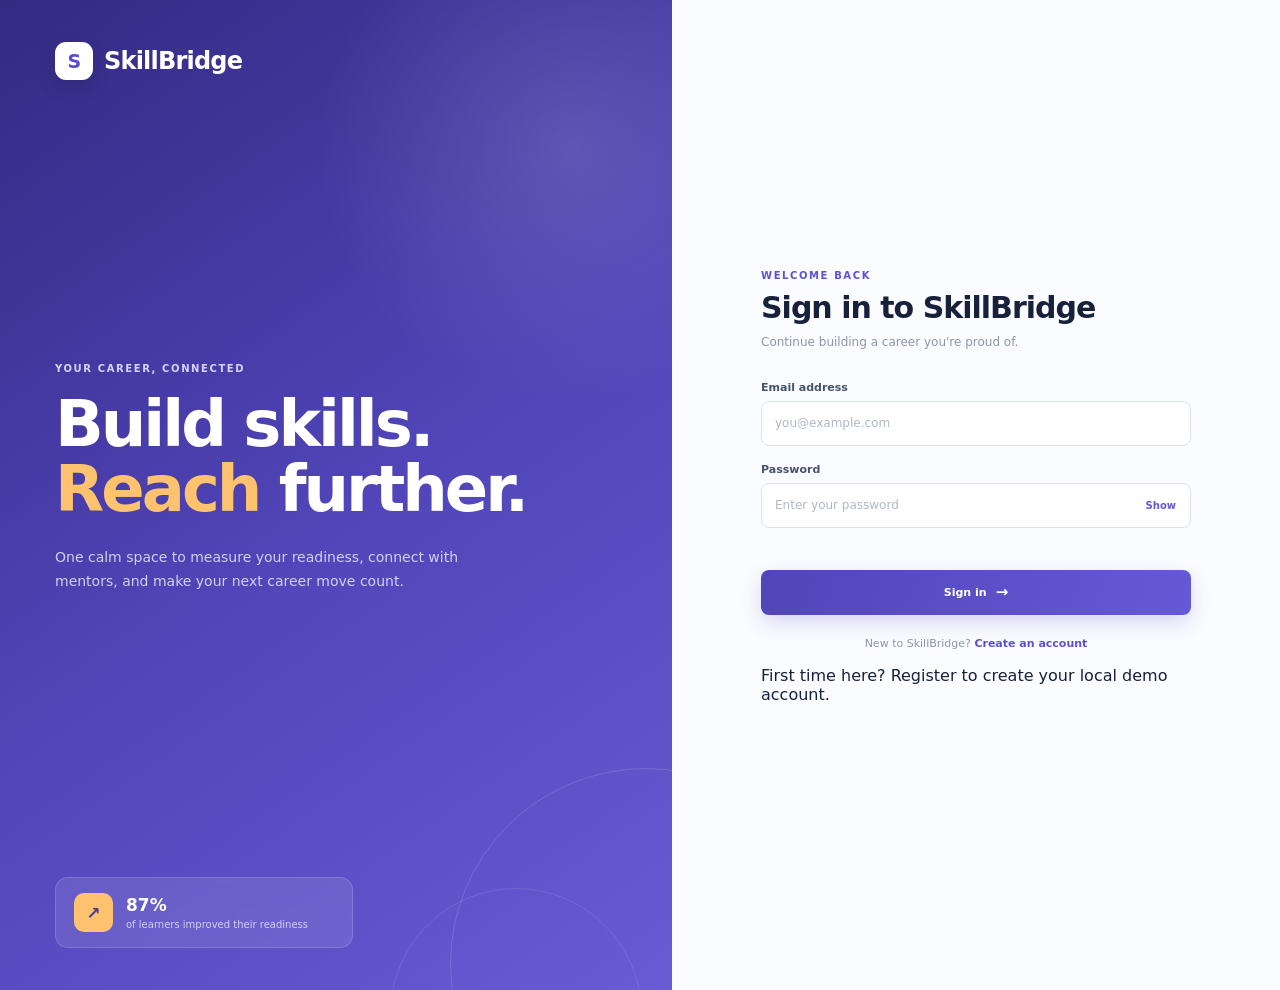
<file: profile.html>
<!doctype html>
<html lang="en">

<head>
  <meta charset="utf-8">
  <meta name="viewport" content="width=device-width, initial-scale=1">

  <title>Profile | SkillBridge</title>

  <link rel="stylesheet" href="features.css">
</head>

<body class="dashboard-page">

  <div class="app-shell">

    <!-- =====================================================
         SIDEBAR
    ====================================================== -->

    <aside class="sidebar" id="sidebar">

      <a class="brand side-brand" href="dashboard.html">
        <span class="brand-mark">S</span>
        SkillBridge
      </a>

      <nav aria-label="Main navigation">

        <p class="nav-label">MENU</p>

        <a class="nav-item" href="dashboard.html">
          <span>▦</span>
          Dashboard
        </a>

        <a class="nav-item active" href="profile.html">
          <span>◉</span>
          Profile
        </a>

        <a class="nav-item" href="courses.html">
          <span>▤</span>
          Courses
        </a>

        <a class="nav-item" href="mentors.html">
          <span>♙</span>
          Mentors
        </a>

        <a class="nav-item" href="targets.html">
          <span>◎</span>
          Targets
        </a>

        <a class="nav-item" href="goals.html">
          <span>◷</span>
          Short Term Goals
        </a>

        <p class="nav-label second">ACCOUNT</p>

        <a class="nav-item" href="settings.html">
          <span>⚙</span>
          Settings
        </a>

      </nav>

    </aside>


    <!-- =====================================================
         MAIN CONTENT
    ====================================================== -->

    <main class="main-content page-content">

      <!-- TOP BAR -->

      <header class="topbar">

        <button
          class="menu-button"
          id="menuButton"
          type="button"
          aria-label="Open navigation"
          aria-expanded="false">
          ☰
        </button>

        <div class="mobile-brand">
          SkillBridge
        </div>

      </header>


      <!-- =====================================================
           PAGE HERO
      ====================================================== -->

      <section class="page-hero compact-hero">

        <p class="eyebrow accent">
          YOUR PROFILE
        </p>

        <h1>
          Make your path <span>personal.</span>
        </h1>

        <p>
          Keep your details and career interests current so your
          guidance stays relevant.
        </p>

      </section>


      <!-- =====================================================
           PROFILE LAYOUT
      ====================================================== -->

      <section class="profile-layout">


        <!-- =================================================
             PROFILE SUMMARY
        ================================================== -->

        <aside class="profile-summary">

          <span
            class="profile-avatar user-initial"
            id="profileAvatar">
            S
          </span>

          <h2
            class="user-name"
            id="summaryName">
            Student
          </h2>

          <p
            class="user-email"
            id="summaryEmail">
            No email available
          </p>

          <span
            class="path-tag"
            id="profilePath">
            Exploring pathways
          </span>

          <hr>

          <p class="eyebrow">
            CAREER READINESS
          </p>

          <strong
            class="readiness-number"
            id="profileReadiness">
            0%
          </strong>

          <p>
            Keep your streak going.
          </p>

        </aside>


        <!-- =================================================
             PROFILE FORM
        ================================================== -->

        <form
          id="profileForm"
          class="form-card"
          novalidate>

          <!-- FORM HEADER -->

          <div class="section-heading compact">

            <div>

              <p class="eyebrow">
                PERSONAL DETAILS
              </p>

              <h2>
                About you
              </h2>

            </div>

          </div>


          <!-- =================================================
               NAME + PHONE
          ================================================== -->

          <div class="two-fields">

            <label>

              Full name

              <input
                id="profileName"
                name="profileName"
                type="text"
                required
                minlength="2"
                autocomplete="name"
                placeholder="Enter your full name">

            </label>


            <label>

              Phone number

              <input
                id="profilePhone"
                name="profilePhone"
                type="tel"
                placeholder="Optional"
                autocomplete="tel">

            </label>

          </div>


          <!-- =================================================
               COLLEGE
          ================================================== -->

          <label>

            College / Institution

            <input
              id="profileCollege"
              name="profileCollege"
              type="text"
              placeholder="Your institution"
              autocomplete="organization">

          </label>


          <!-- =================================================
               CAREER FOCUS
          ================================================== -->

          <label>

            Career focus

            <select
              id="profileFocus"
              name="profileFocus">

              <option value="">
                Choose a focus
              </option>

              <option value="Software development">
                Software development
              </option>

              <option value="Hardware & embedded systems">
                Hardware & embedded systems
              </option>

              <option value="Data & analytics">
                Data & analytics
              </option>

              <option value="Design & product">
                Design & product
              </option>

            </select>

          </label>


          <!-- =================================================
               BIO
          ================================================== -->

          <label>

            Short introduction

            <textarea
              id="profileBio"
              name="profileBio"
              rows="4"
              placeholder="Tell mentors about your interests and career goals."></textarea>

          </label>


          <!-- MESSAGE -->

          <p
            id="profileMessage"
            class="form-message"
            role="alert"
            aria-live="polite">
          </p>


          <!-- SAVE -->

          <button
            class="primary-button save-button"
            type="submit">

            Save profile

            <span>→</span>

          </button>

        </form>

      </section>

    </main>

  </div>


  <!-- TOAST -->

  <div
    class="toast"
    id="toast"
    role="status"
    aria-live="polite">
  </div>


  <!-- =====================================================
       MAIN SCRIPT
       
       IMPORTANT:
       Use ONLY script.js here.
       Do not add another profile storage script.
  ====================================================== -->

  <script src="script.js"></script>

</body>

</html>
</file>
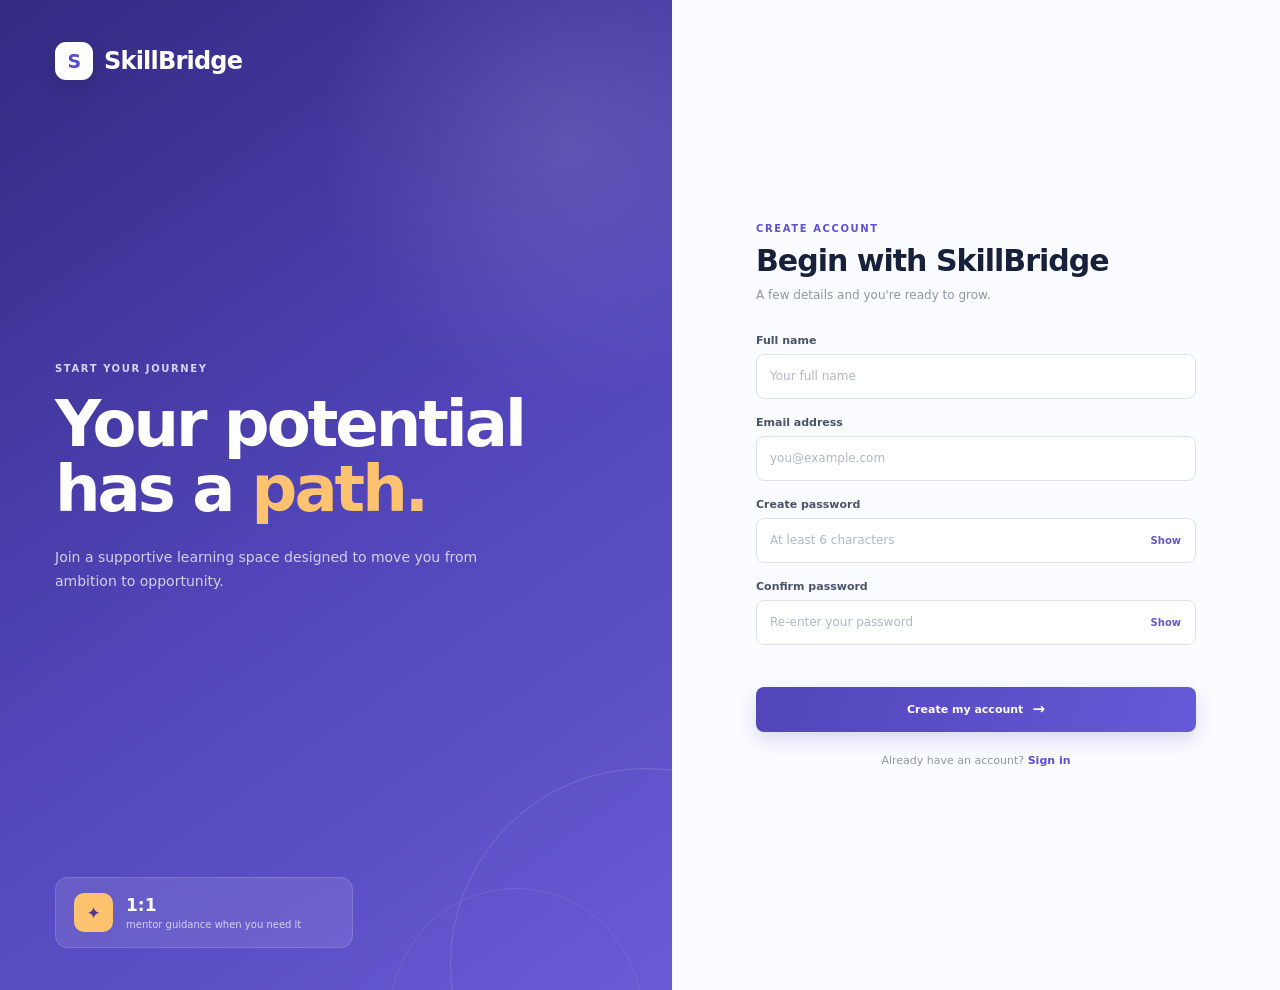
<file: register.html>
<!doctype html>
<html lang="en">

<head>

  <meta charset="utf-8">

  <meta
    name="viewport"
    content="width=device-width, initial-scale=1">

  <meta
    name="description"
    content="Create your SkillBridge account">

  <title>Create account | SkillBridge</title>

  <link rel="stylesheet" href="style.css">

</head>

<body class="auth-page">

  <main class="auth-shell register-shell">

    <!-- =====================================================
         BRAND PANEL
    ====================================================== -->

    <section
      class="brand-panel"
      aria-label="SkillBridge introduction">

      <a
        class="brand"
        href="index.html"
        aria-label="SkillBridge home">

        <span class="brand-mark">S</span>

        SkillBridge

      </a>


      <div class="brand-copy">

        <p class="eyebrow">
          START YOUR JOURNEY
        </p>

        <h1>
          Your potential<br>
          has a <em>path.</em>
        </h1>

        <p>
          Join a supportive learning space designed to move you
          from ambition to opportunity.
        </p>

      </div>


      <div class="stat-card">

        <span class="stat-icon">
          ✦
        </span>

        <div>

          <strong>
            1:1
          </strong>

          <small>
            mentor guidance when you need it
          </small>

        </div>

      </div>

    </section>


    <!-- =====================================================
         REGISTER FORM
    ====================================================== -->

    <section class="form-panel">

      <div class="form-wrap">

        <p class="eyebrow accent">
          CREATE ACCOUNT
        </p>

        <h2>
          Begin with SkillBridge
        </h2>

        <p class="muted">
          A few details and you're ready to grow.
        </p>


        <form
          id="registerForm"
          novalidate>


          <!-- FULL NAME -->

          <label for="registerName">
            Full name
          </label>

          <input
            id="registerName"
            name="name"
            type="text"
            autocomplete="name"
            placeholder="Your full name"
            required
            minlength="2">


          <!-- EMAIL -->

          <label for="registerEmail">
            Email address
          </label>

          <input
            id="registerEmail"
            name="email"
            type="email"
            autocomplete="email"
            placeholder="you@example.com"
            required>


          <!-- PASSWORD -->

          <label for="registerPassword">
            Create password
          </label>

          <div class="password-field">

            <input
              id="registerPassword"
              name="password"
              type="password"
              autocomplete="new-password"
              placeholder="At least 6 characters"
              required
              minlength="6">

            <button
              class="visibility-toggle"
              type="button"
              aria-label="Show password"
              aria-pressed="false"
              data-target="registerPassword">

              Show

            </button>

          </div>


          <!-- CONFIRM PASSWORD -->

          <label for="confirmPassword">
            Confirm password
          </label>

          <div class="password-field">

            <input
              id="confirmPassword"
              name="confirmPassword"
              type="password"
              autocomplete="new-password"
              placeholder="Re-enter your password"
              required>

            <button
              class="visibility-toggle"
              type="button"
              aria-label="Show password"
              aria-pressed="false"
              data-target="confirmPassword">

              Show

            </button>

          </div>


          <!-- MESSAGE -->

          <p
            id="formMessage"
            class="form-message"
            role="alert"
            aria-live="polite">
          </p>


          <!-- SUBMIT -->

          <button
            class="primary-button"
            type="submit">

            Create my account

            <span>
              →
            </span>

          </button>

        </form>


        <p class="auth-switch">

          Already have an account?

          <a href="index.html">
            Sign in
          </a>

        </p>

      </div>

    </section>

  </main>


  <!-- =====================================================
       REGISTER SCRIPT
  ====================================================== -->

  <script>

    /* =====================================================
       STORAGE
    ===================================================== */

    const USERS_KEY =
      "skillbridge_users";

    const SESSION_KEY =
      "skillbridge_session";


    /* =====================================================
       ELEMENTS
    ===================================================== */

    const registerForm =
      document.getElementById("registerForm");

    const registerName =
      document.getElementById("registerName");

    const registerEmail =
      document.getElementById("registerEmail");

    const registerPassword =
      document.getElementById("registerPassword");

    const confirmPassword =
      document.getElementById("confirmPassword");

    const formMessage =
      document.getElementById("formMessage");


    /* =====================================================
       MESSAGE
    ===================================================== */

    function showMessage(message, type) {

      formMessage.textContent =
        message;

      formMessage.className =
        "form-message " + type;

    }


    /* =====================================================
       PASSWORD SHOW / HIDE
    ===================================================== */

    document
      .querySelectorAll(".visibility-toggle")
      .forEach(function(button) {

        button.addEventListener(
          "click",
          function() {

            const target =
              document.getElementById(
                button.dataset.target
              );

            if (!target) {
              return;
            }

            const isPassword =
              target.type === "password";

            target.type =
              isPassword
                ? "text"
                : "password";

            button.textContent =
              isPassword
                ? "Hide"
                : "Show";

            button.setAttribute(
              "aria-label",
              isPassword
                ? "Hide password"
                : "Show password"
            );

            button.setAttribute(
              "aria-pressed",
              isPassword
                ? "true"
                : "false"
            );

          }
        );

      });


    /* =====================================================
       GET ALL USERS
    ===================================================== */

    function getUsers() {

      try {

        const stored =
          localStorage.getItem(
            USERS_KEY
          );

        if (!stored) {
          return {};
        }

        const users =
          JSON.parse(stored);

        if (
          !users ||
          typeof users !== "object" ||
          Array.isArray(users)
        ) {
          return {};
        }

        return users;

      }

      catch(error) {

        console.error(
          "Unable to read users:",
          error
        );

        return {};

      }

    }


    /* =====================================================
       REGISTER
    ===================================================== */

    registerForm.addEventListener(
      "submit",
      function(event) {

        event.preventDefault();


        const name =
          registerName.value.trim();

        const email =
          registerEmail.value
            .trim()
            .toLowerCase();

        const password =
          registerPassword.value;

        const confirm =
          confirmPassword.value;


        /* NAME */

        if (name.length < 2) {

          showMessage(
            "Please enter your full name.",
            "error"
          );

          registerName.focus();

          return;

        }


        /* EMAIL */

        if (!registerEmail.checkValidity()) {

          showMessage(
            "Please enter a valid email address.",
            "error"
          );

          registerEmail.focus();

          return;

        }


        /* PASSWORD */

        if (password.length < 6) {

          showMessage(
            "Password must be at least 6 characters.",
            "error"
          );

          registerPassword.focus();

          return;

        }


        /* CONFIRM PASSWORD */

        if (password !== confirm) {

          showMessage(
            "Passwords do not match.",
            "error"
          );

          confirmPassword.focus();

          return;

        }


        /* =================================================
           GET EXISTING USERS
        ================================================= */

        const users =
          getUsers();


        /* =================================================
           CHECK DUPLICATE EMAIL
        ================================================= */

        if (users[email]) {

          showMessage(
            "An account with this email already exists. Please sign in.",
            "error"
          );

          registerEmail.focus();

          return;

        }


        /* =================================================
           CREATE COMPLETELY FRESH USER
        ================================================= */

        users[email] = {

          name: name,

          email: email,

          password: password,

          registeredAt:
            new Date().toISOString(),


          /* -----------------------------------------------
             USER-SPECIFIC PROFILE
          ----------------------------------------------- */

          profile: {

            phone: "",

            college: "",

            focus: "",

            bio: ""

          },


          /* -----------------------------------------------
             USER-SPECIFIC COURSE
          ----------------------------------------------- */

          course: null,


          /* -----------------------------------------------
             USER-SPECIFIC MENTOR
          ----------------------------------------------- */

          mentor: null,


          /* -----------------------------------------------
             USER-SPECIFIC TARGET
          ----------------------------------------------- */

          target: null,


          /* -----------------------------------------------
             USER-SPECIFIC GOALS
          ----------------------------------------------- */

          goals: [],


          /* -----------------------------------------------
             USER-SPECIFIC SETTINGS
          ----------------------------------------------- */

          preferences: {

            reminder: false,

            mentor: true

          }

        };


        /* =================================================
           SAVE ALL USERS
        ================================================= */

        try {

          localStorage.setItem(
            USERS_KEY,
            JSON.stringify(users)
          );

        }

        catch(error) {

          console.error(error);

          showMessage(
            "Unable to create account. Please try again.",
            "error"
          );

          return;

        }


        /* =================================================
           VERY IMPORTANT

           New user is NOT logged in automatically.

           Remove old session so the new account must
           login from index.html.
        ================================================= */

        localStorage.removeItem(
          SESSION_KEY
        );


        /* =================================================
           SUCCESS
        ================================================= */

        showMessage(
          "Account created successfully! Redirecting to sign in...",
          "success"
        );


        setTimeout(
          function() {

            window.location.href =
              "index.html";

          },
          1000
        );

      }
    );

  </script>
  <script src="script.js"></script>

</body>

</html>
</file>
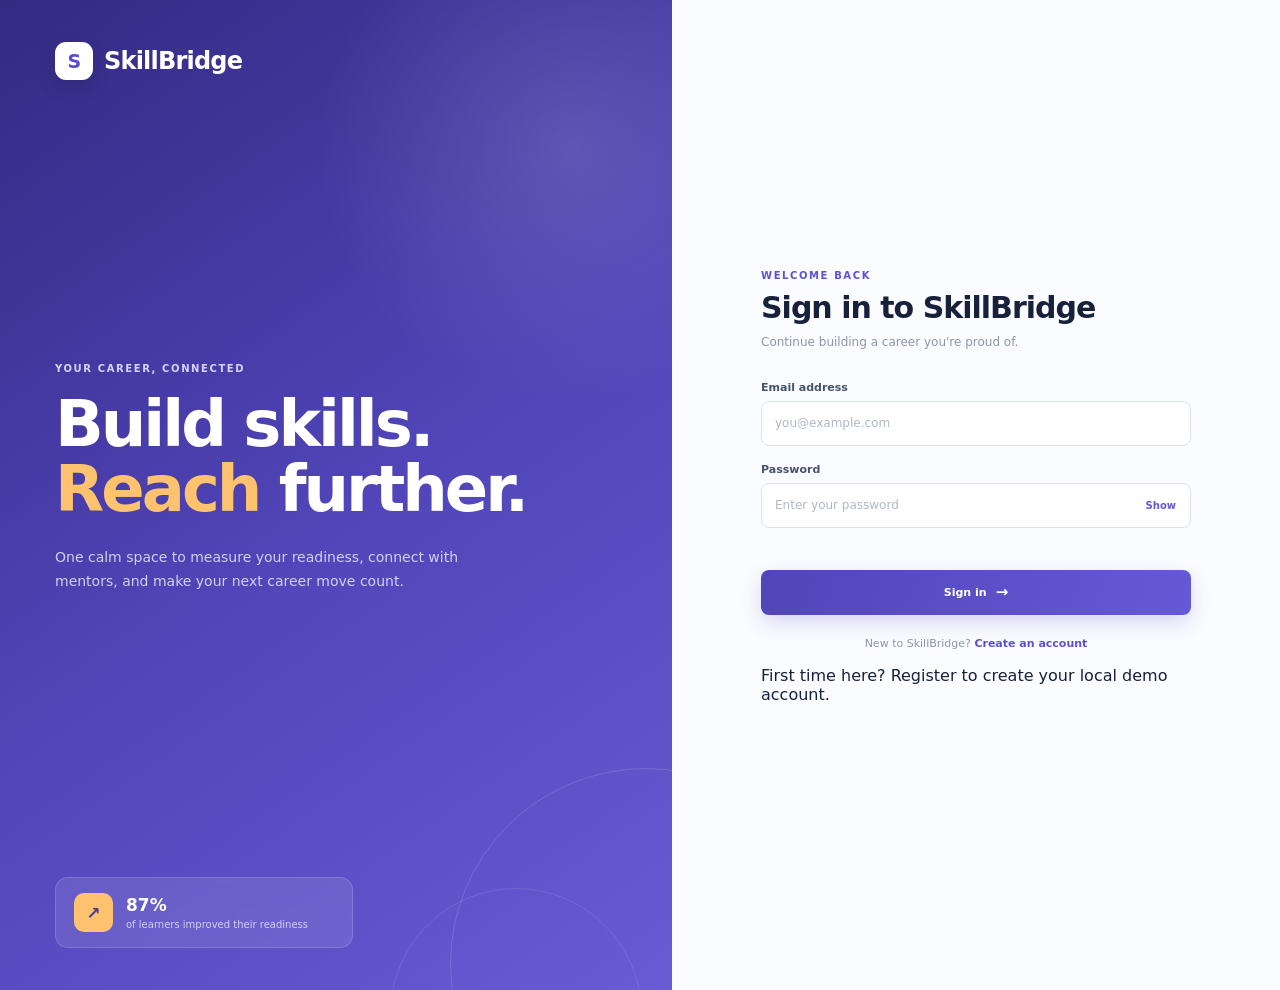
<file: settings.html>
<!doctype html><html lang="en"><head><meta charset="utf-8"><meta name="viewport" content="width=device-width,initial-scale=1"><title>Settings | SkillBridge</title><link rel="stylesheet" href="features.css"></head><body class="dashboard-page"><div class="app-shell"><aside class="sidebar" id="sidebar"><a class="brand side-brand" href="dashboard.html"><span class="brand-mark">S</span>SkillBridge</a><nav aria-label="Main navigation"><p class="nav-label">MENU</p><a class="nav-item" href="dashboard.html"><span>▦</span>Dashboard</a><a class="nav-item" href="profile.html"><span>◉</span>Profile</a><a class="nav-item" href="courses.html"><span>▤</span>Courses</a><a class="nav-item" href="mentors.html"><span>♙</span>Mentors</a><a class="nav-item" href="targets.html"><span>◎</span>Targets</a><a class="nav-item" href="goals.html"><span>◷</span>Short Term Goals</a><p class="nav-label second">ACCOUNT</p><a class="nav-item active" href="settings.html"><span>⚙</span>Settings</a></nav></aside><main class="main-content page-content"><header class="topbar"><button class="menu-button" id="menuButton" type="button" aria-label="Open navigation">☰</button><div class="mobile-brand">SkillBridge</div></header><section class="page-hero compact-hero"><p class="eyebrow accent">PREFERENCES</p><h1>Set up your <span>space.</span></h1><p>Control how SkillBridge supports your learning journey.</p></section><section class="settings-card"><div><h2>Learning reminders</h2><p>Receive a gentle reminder for your weekly goals.</p></div><label class="switch"><input id="reminderToggle" type="checkbox"><span></span></label></section><section class="settings-card"><div><h2>Mentor updates</h2><p>Get notified when a mentor responds or leaves feedback.</p></div><label class="switch"><input id="mentorToggle" type="checkbox"><span></span></label></section><section class="settings-card danger"><div><h2>Sign out of SkillBridge</h2><p>Your local learning data remains on this browser.</p></div><button id="logoutButton" class="secondary-button">Log out</button></section></main></div><div class="toast" id="toast" role="status"></div><script src="script.js"></script><script src="app.js"></script></body></html>
<!doctype html>
<html lang="en">
<head>
<meta charset="utf-8">
<meta name="viewport" content="width=device-width,initial-scale=1">
<title>Settings | SkillBridge</title>
<link rel="stylesheet" href="features.css">
</head>
<body class="dashboard-page">
<div class="app-shell">
  <aside class="sidebar" id="sidebar">
    <a class="brand side-brand" href="dashboard.html"><span class="brand-mark">S</span>SkillBridge</a>
    <nav aria-label="Main navigation">
      <p class="nav-label">MENU</p>
      <a class="nav-item" href="dashboard.html"><span>▦</span>Dashboard</a>
      <a class="nav-item" href="profile.html"><span>◉</span>Profile</a>
      <a class="nav-item" href="courses.html"><span>▤</span>Courses</a>
      <a class="nav-item" href="mentors.html"><span>♙</span>Mentors</a>
      <a class="nav-item" href="targets.html"><span>◎</span>Targets</a>
      <a class="nav-item" href="goals.html"><span>◷</span>Short Term Goals</a>
      <p class="nav-label second">ACCOUNT</p>
      <a class="nav-item active" href="settings.html"><span>⚙</span>Settings</a>
    </nav>
  </aside>
  <main class="main-content page-content">
    <header class="topbar">
      <button class="menu-button" id="menuButton" type="button" aria-label="Open navigation">☰</button>
      <div class="mobile-brand">SkillBridge</div>
    </header>
    <section class="page-hero compact-hero">
      <p class="eyebrow accent">PREFERENCES</p>
      <h1>Set up your <span>space.</span></h1>
      <p>Control how SkillBridge supports your learning journey.</p>
    </section>
    <section class="settings-card">
      <div>
        <h2>Learning reminders</h2>
        <p>Receive a gentle reminder for your weekly goals.</p>
      </div>
      <label class="switch"><input id="reminderToggle" type="checkbox"><span></span></label>
    </section>
    <section class="settings-card">
      <div>
        <h2>Mentor updates</h2>
        <p>Get notified when a mentor responds or leaves feedback.</p>
      </div>
      <label class="switch"><input id="mentorToggle" type="checkbox"><span></span></label>
    </section>
    <section class="settings-card danger">
      <div>
        <h2>Sign out of SkillBridge</h2>
        <p>Your account data stays saved for next time you sign in — on this device or any other.</p>
      </div>
      <button id="logoutButton" class="secondary-button">Log out</button>
    </section>
  </main>
</div>
<div class="toast" id="toast" role="status"></div>
<script src="script.js"></script>
</body>
</html>
</file>
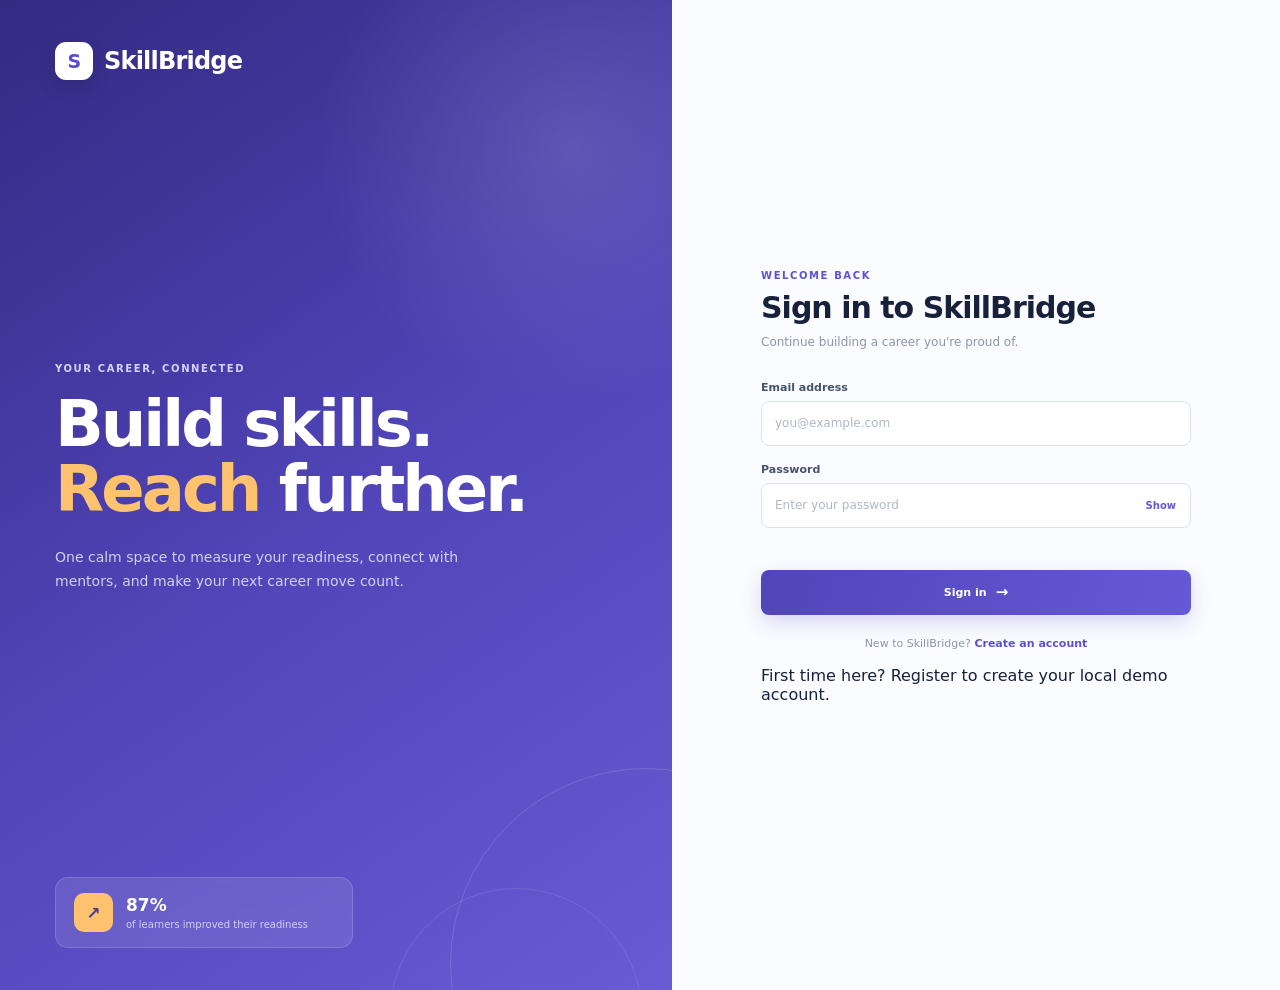
<file: targets.html>
<!doctype html><html lang="en"><head><meta charset="utf-8"><meta name="viewport" content="width=device-width,initial-scale=1"><title>Targets | SkillBridge</title><link rel="stylesheet" href="features.css"></head><body class="dashboard-page"><div class="app-shell"><aside class="sidebar" id="sidebar"><a class="brand side-brand" href="dashboard.html"><span class="brand-mark">S</span>SkillBridge</a><nav aria-label="Main navigation"><p class="nav-label">MENU</p><a class="nav-item" href="dashboard.html"><span>▦</span>Dashboard</a><a class="nav-item" href="profile.html"><span>◉</span>Profile</a><a class="nav-item" href="courses.html"><span>▤</span>Courses</a><a class="nav-item" href="mentors.html"><span>♙</span>Mentors</a><a class="nav-item active" href="targets.html"><span>◎</span>Targets</a><a class="nav-item" href="goals.html"><span>◷</span>Short Term Goals</a><p class="nav-label second">ACCOUNT</p><a class="nav-item" href="settings.html"><span>⚙</span>Settings</a></nav></aside><main class="main-content page-content"><header class="topbar"><button class="menu-button" id="menuButton" type="button" aria-label="Open navigation">☰</button><div class="mobile-brand">SkillBridge</div></header><section class="page-hero compact-hero"><p class="eyebrow accent">YOUR TARGETS</p><h1>A big goal begins with a <span>clear direction.</span></h1><p>Set a destination for your career path, then use smaller goals to get there.</p></section><section class="target-banner"><div><p class="eyebrow">CAREER DESTINATION</p><h2 id="targetTitle">Land a meaningful opportunity</h2><p id="targetDescription">Define the role you are preparing for.</p></div><span>◎</span></section><form id="targetForm" class="form-card target-form"><div class="two-fields"><label>Target role<input id="targetRole" placeholder="e.g. Junior software developer"></label><label>Target date<input id="targetDate" type="month"></label></div><label>Why does this target matter to you?<textarea id="targetWhy" rows="4" placeholder="Your motivation keeps your plan meaningful."></textarea></label><button class="primary-button save-button" type="submit">Save target <span>→</span></button></form></main></div><div class="toast" id="toast" role="status"></div><script src="script.js"></script><script src="app.js"></script></body></html>
</file>
<file: style.css>
/* =========================================================
   SKILLBRIDGE DASHBOARD
   Paste this section at the END of your existing style.css
   Do NOT remove your Register/Login CSS
   ========================================================= */


/* =========================================================
   DASHBOARD VARIABLES
   ========================================================= */

.dashboard-page {
  --dash-purple: #5b50d6;
  --dash-purple-dark: #40368f;
  --dash-purple-light: #efedff;

  --dash-bg: #f7f8fc;
  --dash-white: #ffffff;

  --dash-ink: #17233f;
  --dash-muted: #7d89a0;

  --dash-line: #e3e6ef;

  --dash-orange: #f4ad5e;
  --dash-teal: #3aa895;
  --dash-coral: #e47b76;

  --dash-shadow:
    0 14px 35px rgba(31, 40, 73, 0.08);

  margin: 0;
  min-height: 100vh;

  background: var(--dash-bg);
  color: var(--dash-ink);

  font-family:
    Inter,
    ui-sans-serif,
    system-ui,
    -apple-system,
    BlinkMacSystemFont,
    "Segoe UI",
    sans-serif;

  -webkit-font-smoothing: antialiased;
}


/* =========================================================
   RESET ONLY FOR DASHBOARD
   ========================================================= */

.dashboard-page *,
.dashboard-page *::before,
.dashboard-page *::after {
  box-sizing: border-box;
}

.dashboard-page button,
.dashboard-page input,
.dashboard-page select,
.dashboard-page textarea {
  font: inherit;
}

.dashboard-page button {
  cursor: pointer;
}

.dashboard-page a {
  text-decoration: none;
}


/* =========================================================
   APP SHELL
   ========================================================= */

.dashboard-page .app-shell {
  width: 100%;
  min-height: 100vh;

  display: flex;
}


/* =========================================================
   SIDEBAR
   ========================================================= */

.dashboard-page .sidebar {
  position: fixed;

  top: 0;
  left: 0;
  bottom: 0;

  width: 235px;

  display: flex;
  flex-direction: column;

  padding: 27px 17px 18px;

  background: #fff;

  border-right: 1px solid #e7e9f0;

  z-index: 100;
}


/* =========================================================
   BRAND
   ========================================================= */

.dashboard-page .side-brand {
  display: flex;
  align-items: center;

  gap: 10px;

  padding: 0 7px;

  margin-bottom: 38px;

  color: var(--dash-ink);

  font-size: 22px;
  font-weight: 800;

  letter-spacing: -0.8px;
}

.dashboard-page .brand-mark {
  width: 38px;
  height: 38px;

  display: grid;
  place-items: center;

  flex: 0 0 38px;

  border-radius: 10px;

  background: var(--dash-purple);

  color: #fff;

  font-size: 18px;
  font-weight: 900;

  box-shadow:
    0 7px 16px rgba(91, 80, 214, 0.18);
}


/* =========================================================
   NAVIGATION
   ========================================================= */

.dashboard-page .sidebar nav {
  display: flex;
  flex-direction: column;

  gap: 5px;
}

.dashboard-page .nav-label {
  margin: 0 0 10px;

  color: #a0a8b8;

  font-size: 9px;
  font-weight: 800;

  letter-spacing: 1.6px;

  text-transform: uppercase;
}

.dashboard-page .nav-label.second {
  margin-top: 27px;
  margin-bottom: 10px;
}


.dashboard-page .nav-item {
  width: 100%;
  min-height: 46px;

  display: flex;
  align-items: center;

  gap: 12px;

  padding: 0 11px;

  border-radius: 10px;

  color: #5d6b82;

  font-size: 12px;
  font-weight: 700;

  transition:
    background .2s ease,
    color .2s ease,
    transform .2s ease;
}

.dashboard-page .nav-item span {
  width: 20px;

  display: inline-flex;
  align-items: center;
  justify-content: center;

  color: #8993a6;

  font-size: 15px;

  transition: color .2s ease;
}

.dashboard-page .nav-item:hover {
  background: #f5f3ff;
  color: var(--dash-purple);

  transform: translateX(2px);
}

.dashboard-page .nav-item:hover span {
  color: var(--dash-purple);
}


.dashboard-page .nav-item.active {
  background: #eeebff;
  color: var(--dash-purple);

  font-weight: 800;
}

.dashboard-page .nav-item.active span {
  color: var(--dash-purple);
}


/* =========================================================
   SIDEBAR HELP
   ========================================================= */

.dashboard-page .sidebar-help {
  margin-top: auto;

  padding: 19px 11px 17px;

  border-radius: 14px;

  background: #f4f2ff;

  color: #6c668f;
}

.dashboard-page .sidebar-help > span {
  display: block;

  margin-bottom: 8px;

  color: var(--dash-purple);

  font-size: 17px;
}

.dashboard-page .sidebar-help p {
  margin: 0 0 13px;

  font-size: 10px;
  line-height: 1.55;
}

.dashboard-page .sidebar-help p strong {
  color: var(--dash-ink);
  font-weight: 800;
}

.dashboard-page .sidebar-help .text-button {
  color: var(--dash-purple);

  font-size: 10px;
  font-weight: 800;

  text-decoration: underline;
}


/* =========================================================
   MAIN CONTENT
   ========================================================= */

.dashboard-page .main-content {
  width: calc(100% - 235px);

  min-height: 100vh;

  margin-left: 235px;

  padding: 0 34px 60px;
}


/* =========================================================
   TOP BAR
   ========================================================= */

.dashboard-page .topbar {
  height: 72px;

  display: flex;
  align-items: center;
  justify-content: flex-end;

  border-bottom: 1px solid #e8eaf1;
}

.dashboard-page .top-actions {
  display: flex;
  align-items: center;

  gap: 18px;
}


/* notification */

.dashboard-page .notification {
  position: relative;

  width: 37px;
  height: 37px;

  display: grid;
  place-items: center;

  border: 0;

  background: transparent;

  color: #68758b;

  font-size: 20px;
}

.dashboard-page .notification i {
  position: absolute;

  top: 7px;
  right: 7px;

  width: 6px;
  height: 6px;

  border-radius: 50%;

  background: #f28c72;
}


/* user */

.dashboard-page .user-chip {
  display: flex;
  align-items: center;

  gap: 9px;

  border: 0;

  padding: 5px 4px;

  background: transparent;

  color: var(--dash-ink);

  text-align: left;
}

.dashboard-page .avatar {
  width: 37px;
  height: 37px;

  display: grid;
  place-items: center;

  border-radius: 50%;

  background: #5b50d6;

  color: #fff;

  font-size: 12px;
  font-weight: 800;
}

.dashboard-page .user-chip > span:nth-child(2) {
  display: flex;
  flex-direction: column;

  gap: 2px;
}

.dashboard-page .user-chip strong {
  font-size: 11px;
  font-weight: 800;
}

.dashboard-page .user-chip small {
  color: #919bae;

  font-size: 9px;
}

.dashboard-page .user-chip b {
  margin-left: 3px;

  color: #8b94a7;

  font-size: 12px;
}


/* mobile */

.dashboard-page .menu-button,
.dashboard-page .mobile-brand {
  display: none;
}


/* =========================================================
   COMMON
   ========================================================= */

.dashboard-page .eyebrow {
  margin: 0;

  color: #8792a8;

  font-size: 9px;
  font-weight: 900;

  letter-spacing: 1.4px;
}

.dashboard-page .eyebrow.accent {
  color: var(--dash-purple);
}

.dashboard-page .text-button {
  border: 0;

  padding: 0;

  background: transparent;

  color: var(--dash-purple);

  font-size: 10px;
  font-weight: 800;
}

.dashboard-page .placeholder-link {
  cursor: pointer;
}


/* =========================================================
   HERO
   ========================================================= */

.dashboard-page .hero {
  min-height: 160px;

  display: flex;
  align-items: center;
  justify-content: space-between;

  gap: 25px;

  padding: 35px 0 24px;
}

.dashboard-page .hero h1 {
  margin: 12px 0 9px;

  color: var(--dash-ink);

  font-size: clamp(30px, 3.4vw, 42px);

  line-height: 1.08;

  letter-spacing: -1.8px;
}

.dashboard-page .hero h1 span:first-of-type {
  color: var(--dash-purple);
}

.dashboard-page .hero > div > p:last-child {
  margin: 0;

  color: var(--dash-muted);

  font-size: 13px;

  line-height: 1.6;
}


/* profile button */

.dashboard-page .outline-button {
  min-width: 154px;

  padding: 11px 15px;

  border: 1px solid #dce1eb;

  border-radius: 9px;

  background: #fff;

  color: #5e6d84;

  font-size: 10px;
  font-weight: 800;

  transition: all .2s ease;
}

.dashboard-page .outline-button span {
  margin-left: 7px;

  color: var(--dash-purple);
}

.dashboard-page .outline-button:hover {
  border-color: var(--dash-purple);

  color: var(--dash-purple);

  box-shadow:
    0 7px 18px rgba(91, 80, 214, .08);
}


/* =========================================================
   PROGRESS OVERVIEW
   ========================================================= */

.dashboard-page .progress-overview {
  position: relative;

  min-height: 220px;

  display: flex;
  align-items: center;
  justify-content: space-between;

  overflow: hidden;

  padding: 31px 36px;

  border-radius: 17px;

  background:
    linear-gradient(
      110deg,
      #3e358d 0%,
      #5148bd 52%,
      #6256d6 100%
    );

  color: #fff;

  box-shadow:
    0 17px 32px rgba(67, 56, 145, .20);
}

.dashboard-page .overall-copy {
  position: relative;

  z-index: 2;

  width: 68%;
}

.dashboard-page .overall-copy .eyebrow {
  color: #cfcafb;
}

.dashboard-page .overall-copy h2 {
  margin: 22px 0 8px;

  color: #fff;

  font-size: 26px;

  letter-spacing: -.7px;
}

.dashboard-page .overall-copy > p:not(.eyebrow) {
  margin: 0 0 24px;

  color: #e0ddff;

  font-size: 12px;
}

.dashboard-page .progress-bar {
  width: min(100%, 360px);
  height: 7px;

  overflow: hidden;

  border-radius: 20px;

  background: rgba(255,255,255,.27);
}

.dashboard-page .progress-bar span {
  display: block;

  width: 52%;
  height: 100%;

  border-radius: inherit;

  background: #f5b35f;

  transition: width .5s ease;
}

.dashboard-page .overall-copy > small {
  display: block;

  margin-top: 10px;

  color: #fff;

  font-size: 10px;
}

.dashboard-page .overall-copy > small strong {
  font-weight: 900;
}


/* =========================================================
   CIRCULAR PROGRESS
   ========================================================= */

.dashboard-page .progress-orb {
  position: relative;

  width: 150px;
  height: 150px;

  flex: 0 0 150px;

  display: grid;
  place-items: center;
}

.dashboard-page .progress-orb svg {
  position: absolute;

  inset: 0;

  width: 100%;
  height: 100%;

  transform: rotate(-90deg);

  overflow: visible;
}


/* THIS FIXES YOUR BLACK CIRCLE */

.dashboard-page .progress-orb circle {
  fill: none !important;

  stroke-width: 7;

  vector-effect: non-scaling-stroke;
}

.dashboard-page .orb-track {
  stroke: rgba(255,255,255,.20) !important;
}

.dashboard-page .orb-value {
  stroke: #f5b35f !important;

  stroke-linecap: round;

  stroke-dasharray: 320.44;

  stroke-dashoffset: 153.81;

  transition: stroke-dashoffset .6s ease;
}

.dashboard-page .progress-orb > div {
  position: relative;

  z-index: 2;

  display: flex;
  flex-direction: column;

  align-items: center;

  justify-content: center;
}

.dashboard-page .progress-orb strong {
  color: #fff;

  font-size: 25px;
  font-weight: 900;

  line-height: 1;
}

.dashboard-page .progress-orb small {
  margin-top: 5px;

  color: #dedbff;

  font-size: 8px;
}


/* =========================================================
   SECTION HEADING
   ========================================================= */

.dashboard-page .section-heading {
  display: flex;
  align-items: flex-end;
  justify-content: space-between;

  gap: 20px;

  margin: 38px 0 18px;
}

.dashboard-page .section-heading h2 {
  margin: 8px 0 0;

  color: var(--dash-ink);

  font-size: 20px;

  letter-spacing: -.5px;
}

.dashboard-page .section-heading.compact {
  margin: 0 0 18px;

  align-items: flex-start;
}


/* =========================================================
   METRIC CARDS
   ========================================================= */

.dashboard-page .metric-grid {
  display: grid;

  grid-template-columns:
    repeat(3, minmax(0, 1fr));

  gap: 17px;
}


/* works with app.js generated metric cards */

.dashboard-page .metric-card {
  position: relative;

  min-height: 187px;

  padding: 21px;

  border: 1px solid var(--dash-line);

  border-radius: 14px;

  background: #fff;

  box-shadow:
    0 4px 15px rgba(30, 40, 70, .025);

  transition:
    transform .2s ease,
    box-shadow .2s ease;
}

.dashboard-page .metric-card:hover {
  transform: translateY(-3px);

  box-shadow: var(--dash-shadow);
}

.dashboard-page .metric-icon {
  width: 40px;
  height: 40px;

  display: grid;
  place-items: center;

  border-radius: 11px;

  font-size: 16px;
}

.dashboard-page .metric-icon.purple {
  background: #eeebff;
  color: var(--dash-purple);
}

.dashboard-page .metric-icon.orange {
  background: #fff0df;
  color: #df8b3d;
}

.dashboard-page .metric-icon.teal {
  background: #e0f7f2;
  color: #309d8d;
}

.dashboard-page .metric-status {
  position: absolute;

  top: 24px;
  right: 19px;

  font-size: 8px;
  font-weight: 900;

  letter-spacing: .4px;

  text-transform: uppercase;
}

.dashboard-page .metric-status.focus {
  color: #df705e;
}

.dashboard-page .metric-status.track {
  color: #36a086;
}

.dashboard-page .metric-card h3 {
  margin: 18px 0 4px;

  color: var(--dash-ink);

  font-size: 14px;
}

.dashboard-page .metric-card p {
  margin: 0;

  color: #8490a5;

  font-size: 10px;
}

.dashboard-page .metric-bottom {
  display: flex;
  align-items: center;

  gap: 18px;

  margin-top: 21px;
}

.dashboard-page .metric-value {
  color: var(--dash-ink);

  font-size: 23px;
  font-weight: 800;

  letter-spacing: -.6px;
}

.dashboard-page .metric-progress {
  flex: 1;

  height: 6px;

  overflow: hidden;

  border-radius: 10px;

  background: #edf0f5;
}

.dashboard-page .metric-progress span {
  display: block;

  height: 100%;

  border-radius: inherit;
}

.dashboard-page .metric-progress.purple span {
  background: var(--dash-purple);
}

.dashboard-page .metric-progress.orange span {
  background: #f29c45;
}

.dashboard-page .metric-progress.teal span {
  background: var(--dash-teal);
}


/* fallback if app.js uses different class names */

.dashboard-page .metric-card .progress {
  flex: 1;

  height: 6px;

  overflow: hidden;

  border-radius: 10px;

  background: #edf0f5;
}

.dashboard-page .metric-card .progress span {
  display: block;

  height: 100%;

  border-radius: inherit;

  background: var(--dash-purple);
}


/* =========================================================
   LOWER DASHBOARD GRID
   ========================================================= */

.dashboard-page .dashboard-grid {
  display: grid;

  grid-template-columns:
    minmax(0, 1.75fr)
    minmax(300px, .75fr);

  gap: 18px;

  margin-top: 18px;

  align-items: start;
}


/* =========================================================
   AI INSIGHT
   ========================================================= */

.dashboard-page .ai-card {
  min-height: 123px;

  display: flex;
  align-items: flex-start;

  gap: 15px;

  padding: 21px 23px;

  border: 1px solid #dedbff;

  border-radius: 14px;

  background:
    linear-gradient(
      110deg,
      #f8f7ff,
      #fbfaff
    );
}

.dashboard-page .ai-icon {
  width: 44px;
  height: 44px;

  flex: 0 0 44px;

  display: grid;
  place-items: center;

  border-radius: 12px;

  background: var(--dash-purple);

  color: #fff;

  font-size: 19px;

  box-shadow:
    0 8px 16px rgba(91,80,214,.16);
}

.dashboard-page .ai-content {
  flex: 1;
}

.dashboard-page .ai-content .eyebrow {
  color: #7f879d;
}

.dashboard-page .ai-content h3 {
  margin: 4px 0 5px;

  color: var(--dash-ink);

  font-size: 16px;
}

.dashboard-page .ai-content p {
  margin: 0;

  color: #7e899f;

  font-size: 10px;

  line-height: 1.55;
}

.dashboard-page .ai-link {
  margin-top: 10px;

  padding: 0;

  border: 0;

  background: transparent;

  color: var(--dash-purple);

  font-size: 10px;
  font-weight: 900;
}


/* =========================================================
   QUICK ACTION CARD
   ========================================================= */

.dashboard-page .quick-card {
  margin-top: 18px;

  padding: 24px;

  border: 1px solid var(--dash-line);

  border-radius: 14px;

  background: #fff;
}

.dashboard-page .quick-card h2 {
  margin-top: 7px;

  font-size: 20px;
}

.dashboard-page .action-list {
  display: grid;

  grid-template-columns: 1fr 1fr;

  gap: 12px;
}

.dashboard-page .quick-action {
  min-height: 65px;

  display: flex;
  align-items: center;

  gap: 12px;

  padding: 10px 12px;

  border: 1px solid #e6e8ef;

  border-radius: 11px;

  background: #fff;

  text-align: left;

  transition: all .2s ease;
}

.dashboard-page .quick-action:hover {
  border-color: #d5d1fa;

  background: #faf9ff;

  transform: translateY(-2px);
}

.dashboard-page .action-icon {
  width: 37px;
  height: 37px;

  flex: 0 0 37px;

  display: grid;
  place-items: center;

  border-radius: 10px;

  font-size: 14px;
}

.dashboard-page .action-icon.purple {
  background: #eeebff;
  color: var(--dash-purple);
}

.dashboard-page .action-icon.orange {
  background: #fff0df;
  color: #dc8836;
}

.dashboard-page .quick-action > span:nth-child(2) {
  display: flex;
  flex-direction: column;

  gap: 4px;

  min-width: 0;
}

.dashboard-page .quick-action strong {
  color: var(--dash-ink);

  font-size: 10px;
}

.dashboard-page .quick-action small {
  color: #8b95a8;

  font-size: 9px;
}

.dashboard-page .quick-action > b {
  margin-left: auto;

  color: var(--dash-purple);

  font-size: 14px;
}


/* =========================================================
   MENTOR CARD
   ========================================================= */

.dashboard-page .mentor-card {
  padding: 24px;

  border: 1px solid var(--dash-line);

  border-radius: 14px;

  background: #fff;

  min-height: 100%;
}

.dashboard-page .mentor-card h2 {
  margin-top: 7px;

  font-size: 20px;
}

.dashboard-page .assigned-mentor {
  position: relative;

  display: flex;
  align-items: center;

  gap: 12px;

  padding: 6px 0 19px;

  border-bottom: 1px solid #e7e9ef;
}

.dashboard-page .mentor-avatar {
  width: 44px;
  height: 44px;

  flex: 0 0 44px;

  display: grid;
  place-items: center;

  border-radius: 50%;

  font-size: 11px;
  font-weight: 900;
}

.dashboard-page .mentor-avatar.teal {
  background: #51afa8;
  color: #fff;
}

.dashboard-page .mentor-avatar.gold {
  background: #d5a052;
  color: #fff;
}

.dashboard-page .mentor-avatar.coral {
  background: #df7e78;
  color: #fff;
}

.dashboard-page .assigned-mentor div {
  min-width: 0;
}

.dashboard-page .assigned-mentor small {
  display: block;

  margin-bottom: 4px;

  color: #36a08f;

  font-size: 8px;
  font-weight: 900;

  letter-spacing: .6px;
}

.dashboard-page .assigned-mentor h3 {
  margin: 0 0 3px;

  color: var(--dash-ink);

  font-size: 12px;
}

.dashboard-page .assigned-mentor p {
  margin: 0;

  color: #8993a6;

  font-size: 9px;
}

.dashboard-page .online-dot {
  width: 8px;
  height: 8px;

  margin-left: auto;

  border-radius: 50%;

  background: #49b27e;

  box-shadow:
    0 0 0 3px #ecf8f1;
}


/* mentor caption */

.dashboard-page .mentor-caption {
  margin: 17px 0 10px;

  color: #a0a8b8;

  font-size: 9px;
}


/* mentor preview */

.dashboard-page .mentor-preview {
  display: flex;
  align-items: center;

  gap: 10px;

  padding: 8px 0;
}

.dashboard-page .mentor-preview .mentor-avatar {
  width: 35px;
  height: 35px;

  flex-basis: 35px;

  font-size: 9px;
}

.dashboard-page .mentor-preview > div {
  display: flex;
  flex-direction: column;

  gap: 3px;
}

.dashboard-page .mentor-preview strong {
  color: var(--dash-ink);

  font-size: 10px;
}

.dashboard-page .mentor-preview small {
  color: #8d97a9;

  font-size: 8px;
}

.dashboard-page .add-mentor {
  width: 30px;
  height: 30px;

  margin-left: auto;

  display: grid;
  place-items: center;

  border: 1px solid #dfe3ec;

  border-radius: 9px;

  background: #fff;

  color: var(--dash-purple);

  font-size: 18px;

  line-height: 1;
}

.dashboard-page .add-mentor:hover {
  background: #f3f1ff;

  border-color: #d4cff9;
}


/* mentor button */

.dashboard-page .mentor-button {
  width: 100%;

  display: flex;
  align-items: center;
  justify-content: center;

  gap: 10px;

  margin-top: 13px;

  padding: 12px;

  border: 0;

  border-radius: 10px;

  background: #eeebff;

  color: var(--dash-purple);

  font-size: 10px;
  font-weight: 900;
}

.dashboard-page .mentor-button span {
  font-size: 14px;
}

.dashboard-page .mentor-button:hover {
  background: #e5e1ff;
}


/* =========================================================
   TOAST
   ========================================================= */

.dashboard-page .toast {
  position: fixed;

  left: 50%;
  bottom: 25px;

  z-index: 500;

  transform:
    translate(-50%, 20px);

  padding: 11px 18px;

  border-radius: 9px;

  background: #202a42;

  color: #fff;

  font-size: 11px;

  opacity: 0;
  visibility: hidden;

  pointer-events: none;

  transition:
    opacity .25s ease,
    transform .25s ease,
    visibility .25s ease;
}

.dashboard-page .toast.show {
  opacity: 1;
  visibility: visible;

  transform:
    translate(-50%, 0);
}


/* =========================================================
   MOBILE MENU
   ========================================================= */

.dashboard-page .menu-button {
  border: 0;

  background: transparent;

  color: var(--dash-ink);

  font-size: 22px;
}


/* =========================================================
   RESPONSIVE - 1100px
   ========================================================= */

@media (max-width: 1100px) {

  .dashboard-page .main-content {
    padding-left: 25px;
    padding-right: 25px;
  }

  .dashboard-page .sidebar {
    width: 215px;
  }

  .dashboard-page .main-content {
    width: calc(100% - 215px);
    margin-left: 215px;
  }

  .dashboard-page .metric-grid {
    gap: 13px;
  }

  .dashboard-page .dashboard-grid {
    grid-template-columns:
      minmax(0, 1.5fr)
      minmax(280px, .8fr);
  }

}


/* =========================================================
   RESPONSIVE - 900px
   ========================================================= */

@media (max-width: 900px) {

  .dashboard-page .sidebar {
    width: 220px;

    transform: translateX(-100%);

    transition: transform .25s ease;
  }

  .dashboard-page .sidebar.open {
    transform: translateX(0);

    box-shadow:
      12px 0 30px rgba(20, 30, 60, .12);
  }

  .dashboard-page .main-content {
    width: 100%;

    margin-left: 0;

    padding-left: 24px;
    padding-right: 24px;
  }

  .dashboard-page .topbar {
    justify-content: space-between;
  }

  .dashboard-page .menu-button {
    display: block;
  }

  .dashboard-page .mobile-brand {
    display: block;

    margin-left: 12px;

    margin-right: auto;

    color: var(--dash-ink);

    font-size: 17px;
    font-weight: 800;
  }

  .dashboard-page .metric-grid {
    grid-template-columns:
      repeat(2, minmax(0, 1fr));
  }

  .dashboard-page .dashboard-grid {
    grid-template-columns: 1fr;
  }

}


/* =========================================================
   RESPONSIVE - 680px
   ========================================================= */

@media (max-width: 680px) {

  .dashboard-page .main-content {
    padding-left: 16px;
    padding-right: 16px;
    padding-bottom: 35px;
  }

  .dashboard-page .topbar {
    height: 62px;
  }

  .dashboard-page .top-actions {
    gap: 5px;
  }

  .dashboard-page .notification {
    display: none;
  }

  .dashboard-page .user-chip .user-details {
    display: none;
  }

  .dashboard-page .user-chip b {
    display: none;
  }


  /* hero */

  .dashboard-page .hero {
    min-height: auto;

    display: block;

    padding: 27px 0 22px;
  }

  .dashboard-page .hero h1 {
    font-size: 29px;

    letter-spacing: -1.2px;
  }

  .dashboard-page .hero > div > p:last-child {
    font-size: 11px;
  }

  .dashboard-page .outline-button {
    margin-top: 17px;
  }


  /* progress */

  .dashboard-page .progress-overview {
    min-height: 220px;

    padding: 25px 23px;
  }

  .dashboard-page .overall-copy {
    width: 100%;
  }

  .dashboard-page .overall-copy h2 {
    font-size: 21px;
  }

  .dashboard-page .progress-orb {
    position: absolute;

    right: 13px;
    top: 30px;

    width: 110px;
    height: 110px;

    opacity: .85;
  }

  .dashboard-page .overall-copy {
    padding-right: 85px;
  }


  /* section */

  .dashboard-page .section-heading {
    margin-top: 29px;
  }

  .dashboard-page .section-heading h2 {
    font-size: 18px;
  }


  /* metrics */

  .dashboard-page .metric-grid {
    grid-template-columns: 1fr;
  }


  /* lower */

  .dashboard-page .action-list {
    grid-template-columns: 1fr;
  }

  .dashboard-page .ai-card {
    padding: 18px;
  }

}


/* =========================================================
   RESPONSIVE - 450px
   ========================================================= */

@media (max-width: 450px) {

  .dashboard-page .mobile-brand {
    font-size: 15px;
  }

  .dashboard-page .avatar {
    width: 34px;
    height: 34px;
  }

  .dashboard-page .hero h1 {
    font-size: 26px;
  }

  .dashboard-page .progress-overview {
    padding: 22px 18px;
  }

  .dashboard-page .overall-copy {
    padding-right: 75px;
  }

  .dashboard-page .progress-orb {
    width: 90px;
    height: 90px;

    right: 8px;
    top: 35px;
  }

  .dashboard-page .progress-orb strong {
    font-size: 19px;
  }

  .dashboard-page .quick-card,
  .dashboard-page .mentor-card {
    padding: 19px;
  }

}


/* =========================================================
   IMPORTANT SVG SAFETY
   Prevents browser default black SVG shapes
   ========================================================= */

.dashboard-page svg {
  display: block;
}

.dashboard-page svg circle {
  fill: none;
}

.dashboard-page .progress-orb svg circle {
  fill: transparent !important;
}


/* =========================================================
   PREVENT HORIZONTAL OVERFLOW
   ========================================================= */

.dashboard-page {
  overflow-x: hidden;
}

.dashboard-page .main-content {
  overflow-x: hidden;
}
/* =========================================================
   SKILLBRIDGE AUTH PAGES
   REGISTER + LOGIN
   ========================================================= */

.auth-page {
  min-height: 100vh;
  margin: 0;
  background: #f7f8fc;
  color: #17213b;
  font-family: Inter, ui-sans-serif, system-ui, -apple-system,
    BlinkMacSystemFont, "Segoe UI", sans-serif;
}

/* Main authentication layout */
.auth-page .auth-shell {
  min-height: 100vh;
  display: grid;
  grid-template-columns: 1.05fr 0.95fr;
}

/* =========================================================
   LEFT BRAND PANEL
   ========================================================= */

.auth-page .brand-panel {
  position: relative;
  overflow: hidden;
  min-height: 100vh;
  padding: 42px 55px;
  display: flex;
  flex-direction: column;
  justify-content: space-between;
  background:
    radial-gradient(circle at 85% 15%, rgba(255,255,255,.12), transparent 25%),
    linear-gradient(145deg, #332a82 0%, #5145b9 52%, #685bd4 100%);
  color: #fff;
}

.auth-page .brand-panel::before {
  content: "";
  position: absolute;
  width: 390px;
  height: 390px;
  right: -170px;
  bottom: -170px;
  border: 1px solid rgba(255,255,255,.14);
  border-radius: 50%;
}

.auth-page .brand-panel::after {
  content: "";
  position: absolute;
  width: 250px;
  height: 250px;
  right: 30px;
  bottom: -150px;
  border: 1px solid rgba(255,255,255,.1);
  border-radius: 50%;
}

.auth-page .brand {
  position: relative;
  z-index: 2;
  display: inline-flex;
  align-items: center;
  gap: 11px;
  width: max-content;
  color: #fff;
  text-decoration: none;
  font-size: 24px;
  font-weight: 800;
  letter-spacing: -0.8px;
}

.auth-page .brand-mark {
  display: grid;
  place-items: center;
  width: 38px;
  height: 38px;
  border-radius: 11px;
  background: #fff;
  color: #584bd0;
  font-size: 19px;
  font-weight: 900;
  box-shadow: 0 8px 20px rgba(0,0,0,.12);
}

.auth-page .brand-copy {
  position: relative;
  z-index: 2;
  max-width: 500px;
  margin-top: auto;
  margin-bottom: auto;
  padding: 70px 0;
}

.auth-page .brand-copy .eyebrow {
  margin-bottom: 18px;
}

.auth-page .eyebrow {
  margin: 0;
  color: #9aa4bb;
  font-size: 10px;
  font-weight: 850;
  letter-spacing: 1.6px;
}

.auth-page .brand-copy .eyebrow {
  color: #d7d2ff;
}

.auth-page .brand-copy h1 {
  margin: 0;
  font-size: clamp(42px, 5vw, 65px);
  line-height: 1.02;
  letter-spacing: -3px;
  font-weight: 850;
}

.auth-page .brand-copy h1 em {
  color: #ffc36f;
  font-style: normal;
}

.auth-page .brand-copy > p:last-child {
  max-width: 440px;
  margin: 24px 0 0;
  color: rgba(255,255,255,.75);
  font-size: 14px;
  line-height: 1.7;
}

/* =========================================================
   STAT CARD
   ========================================================= */

.auth-page .stat-card {
  position: relative;
  z-index: 2;
  display: flex;
  align-items: center;
  gap: 13px;
  width: max-content;
  min-width: 260px;
  padding: 15px 18px;
  border: 1px solid rgba(255,255,255,.15);
  border-radius: 13px;
  background: rgba(255,255,255,.1);
  backdrop-filter: blur(12px);
}

.auth-page .stat-icon {
  display: grid;
  place-items: center;
  width: 39px;
  height: 39px;
  border-radius: 10px;
  background: #ffc36f;
  color: #4b3a94;
  font-size: 17px;
  font-weight: 900;
}

.auth-page .stat-card strong {
  display: block;
  font-size: 17px;
  line-height: 1.2;
}

.auth-page .stat-card small {
  display: block;
  margin-top: 3px;
  color: rgba(255,255,255,.7);
  font-size: 10px;
}

/* =========================================================
   RIGHT FORM PANEL
   ========================================================= */

.auth-page .form-panel {
  display: flex;
  align-items: center;
  justify-content: center;
  min-height: 100vh;
  padding: 45px 50px;
  background: #fbfcff;
}

.auth-page .form-wrap {
  width: min(100%, 430px);
}

.auth-page .form-wrap .accent {
  color: #5d51d4;
}

.auth-page .form-wrap h2 {
  margin: 10px 0 7px;
  color: #17213b;
  font-size: 30px;
  line-height: 1.15;
  letter-spacing: -1px;
}

.auth-page .muted {
  margin: 0 0 29px;
  color: #8b96aa;
  font-size: 12px;
  line-height: 1.6;
}

/* =========================================================
   FORM
   ========================================================= */

.auth-page form {
  width: 100%;
}

.auth-page form > label {
  display: block;
  margin: 17px 0 7px;
  color: #46536b;
  font-size: 11px;
  font-weight: 750;
}

.auth-page form > label:first-of-type {
  margin-top: 0;
}

.auth-page form input {
  box-sizing: border-box;
  width: 100%;
  height: 45px;
  padding: 0 13px;
  border: 1px solid #dce1eb;
  border-radius: 8px;
  outline: none;
  background: #fff;
  color: #17213b;
  font-family: inherit;
  font-size: 12px;
  transition:
    border-color .2s,
    box-shadow .2s,
    background .2s;
}

.auth-page form input::placeholder {
  color: #b0b7c4;
}

.auth-page form input:hover {
  border-color: #cbd2df;
}

.auth-page form input:focus {
  border-color: #6659d7;
  background: #fff;
  box-shadow: 0 0 0 3px rgba(102,89,215,.1);
}

/* =========================================================
   PASSWORD FIELD
   ========================================================= */

.auth-page .password-field {
  position: relative;
  width: 100%;
}

.auth-page .password-field input {
  padding-right: 65px;
}

.auth-page .visibility-toggle {
  position: absolute;
  top: 50%;
  right: 9px;
  transform: translateY(-50%);
  border: 0;
  padding: 5px 6px;
  background: transparent;
  color: #6358cf;
  cursor: pointer;
  font-family: inherit;
  font-size: 10px;
  font-weight: 800;
}

.auth-page .visibility-toggle:hover {
  color: #40359e;
}

/* =========================================================
   FORM MESSAGE
   ========================================================= */

.auth-page .form-message {
  min-height: 18px;
  margin: 10px 0 3px;
  color: #d9534f;
  font-size: 10px;
  line-height: 1.5;
}

.auth-page .form-message.success {
  color: #299574;
}

.auth-page .form-message.error {
  color: #d9534f;
}

/* =========================================================
   PRIMARY BUTTON
   ========================================================= */

.auth-page .primary-button {
  display: flex;
  align-items: center;
  justify-content: center;
  gap: 9px;
  width: 100%;
  height: 45px;
  margin-top: 14px;
  border: 0;
  border-radius: 8px;
  background: linear-gradient(110deg, #5145b9, #6659d7);
  color: #fff;
  cursor: pointer;
  font-family: inherit;
  font-size: 11px;
  font-weight: 800;
  box-shadow: 0 8px 20px rgba(82,69,185,.2);
  transition:
    transform .2s,
    box-shadow .2s,
    filter .2s;
}

.auth-page .primary-button span {
  font-size: 15px;
  line-height: 1;
}

.auth-page .primary-button:hover {
  transform: translateY(-1px);
  box-shadow: 0 11px 24px rgba(82,69,185,.27);
  filter: brightness(1.03);
}

.auth-page .primary-button:active {
  transform: translateY(0);
}

/* =========================================================
   LOGIN / REGISTER SWITCH
   ========================================================= */

.auth-page .auth-switch {
  margin: 22px 0 0;
  text-align: center;
  color: #8b96aa;
  font-size: 11px;
}

.auth-page .auth-switch a {
  color: #5b50ce;
  font-weight: 800;
  text-decoration: none;
}

.auth-page .auth-switch a:hover {
  text-decoration: underline;
}

/* =========================================================
   LOGIN EXTRA STYLES
   These work if your login page has these classes.
   ========================================================= */

.auth-page .forgot-password {
  display: block;
  margin-top: 9px;
  color: #5b50ce;
  font-size: 10px;
  font-weight: 700;
  text-align: right;
  text-decoration: none;
}

.auth-page .forgot-password:hover {
  text-decoration: underline;
}

.auth-page .login-options {
  display: flex;
  align-items: center;
  justify-content: space-between;
  margin: 10px 0 0;
}

.auth-page .remember-me {
  display: flex;
  align-items: center;
  gap: 7px;
  color: #7e899d;
  font-size: 10px;
}

.auth-page .remember-me input {
  width: 14px;
  height: 14px;
  margin: 0;
  accent-color: #5b50ce;
}

/* =========================================================
   REGISTER PAGE SLIGHTLY WIDER
   ========================================================= */

.auth-page .register-shell .form-wrap {
  width: min(100%, 440px);
}

/* =========================================================
   RESPONSIVE
   ========================================================= */

@media (max-width: 900px) {
  .auth-page .auth-shell {
    grid-template-columns: 1fr;
  }

  .auth-page .brand-panel {
    min-height: auto;
    padding: 30px 35px;
  }

  .auth-page .brand-copy {
    padding: 65px 0 45px;
    margin: 0;
  }

  .auth-page .brand-copy h1 {
    font-size: 48px;
  }

  .auth-page .form-panel {
    min-height: auto;
    padding: 55px 35px;
  }
}

@media (max-width: 600px) {
  .auth-page .brand-panel {
    padding: 25px 22px;
  }

  .auth-page .brand {
    font-size: 21px;
  }

  .auth-page .brand-mark {
    width: 34px;
    height: 34px;
    border-radius: 9px;
  }

  .auth-page .brand-copy {
    padding: 55px 0 35px;
  }

  .auth-page .brand-copy h1 {
    font-size: 40px;
    letter-spacing: -2px;
  }

  .auth-page .brand-copy > p:last-child {
    font-size: 12px;
  }

  .auth-page .stat-card {
    min-width: 0;
    width: auto;
  }

  .auth-page .form-panel {
    padding: 40px 22px;
  }

  .auth-page .form-wrap h2 {
    font-size: 27px;
  }
}

@media (max-width: 380px) {
  .auth-page .brand-copy h1 {
    font-size: 34px;
  }

  .auth-page .form-panel {
    padding: 35px 18px;
  }
}
</file>
<file: features.css>
/* =========================================================
   SKILLBRIDGE FEATURES CSS
   Courses / Mentors / Profile / Goals / Targets / Settings
   Dashboard-matching theme
   ========================================================= */

:root {
  --purple: #5d51d4;
  --purple-dark: #40359e;
  --purple-light: #eeedff;

  --ink: #17213b;
  --muted: #7d899d;
  --line: #e4e7ee;

  --bg: #f7f8fc;
  --card: #ffffff;

  --shadow:
    0 12px 30px rgba(31, 40, 70, 0.08);

  --green: #39a17e;
  --orange: #d97b21;
}


/* =========================================================
   GLOBAL
   ========================================================= */

* {
  box-sizing: border-box;
}

html {
  scroll-behavior: smooth;
}

body.dashboard-page {
  margin: 0;
  min-height: 100vh;
  background: var(--bg);
  color: var(--ink);
  font-family:
    Inter,
    ui-sans-serif,
    system-ui,
    -apple-system,
    BlinkMacSystemFont,
    "Segoe UI",
    sans-serif;
}

button,
input,
select,
textarea {
  font-family: inherit;
}

button {
  cursor: pointer;
}

a {
  color: inherit;
}


/* =========================================================
   APP SHELL
   ========================================================= */

.app-shell {
  display: flex;
  min-height: 100vh;
  background: var(--bg);
}


/* =========================================================
   SIDEBAR
   ========================================================= */

.sidebar {
  position: fixed;
  z-index: 50;
  left: 0;
  top: 0;
  width: 238px;
  height: 100vh;
  padding: 27px 17px 20px;
  display: flex;
  flex-direction: column;

  background: #ffffff;
  border-right: 1px solid var(--line);
}

.side-brand {
  display: flex;
  align-items: center;
  gap: 10px;
  padding: 0 10px;
  margin-bottom: 35px;

  color: var(--ink);
  text-decoration: none;

  font-size: 19px;
  font-weight: 850;
  letter-spacing: -0.6px;
}

.side-brand .brand-mark {
  display: grid;
  place-items: center;

  width: 34px;
  height: 34px;

  border-radius: 10px;

  background: var(--purple);
  color: #fff;

  font-size: 16px;
  font-weight: 900;
}


/* navigation */

.sidebar nav {
  display: flex;
  flex-direction: column;
  gap: 4px;
}

.nav-label {
  margin: 0 10px 10px;

  color: #a1a9b8;
  font-size: 9px;
  font-weight: 850;
  letter-spacing: 1.5px;
}

.nav-label.second {
  margin-top: 28px;
}

.nav-item {
  display: flex;
  align-items: center;
  gap: 12px;

  min-height: 40px;
  padding: 0 12px;

  border-radius: 8px;

  color: #748096;
  text-decoration: none;

  font-size: 11px;
  font-weight: 700;

  transition:
    background .2s,
    color .2s,
    transform .2s;
}

.nav-item span {
  width: 19px;

  text-align: center;

  font-size: 15px;
}

.nav-item:hover {
  background: #f4f3ff;
  color: var(--purple);
}

.nav-item.active {
  background: #eeedff;
  color: var(--purple);
  font-weight: 800;
}


/* =========================================================
   MAIN CONTENT
   ========================================================= */

.main-content {
  width: calc(100% - 238px);
  min-height: 100vh;
  margin-left: 238px;
  padding: 0 38px;
  background: var(--bg);
}

.page-content {
  padding-bottom: 55px;
}


/* =========================================================
   TOP BAR
   ========================================================= */

.topbar {
  height: 76px;

  display: flex;
  align-items: center;
  justify-content: space-between;

  border-bottom: 1px solid transparent;
}

.menu-button {
  display: none;

  border: 0;
  background: transparent;

  color: var(--ink);

  font-size: 21px;
}

.mobile-brand {
  display: none;

  color: var(--ink);
  font-size: 17px;
  font-weight: 850;
}

.top-actions {
  margin-left: auto;

  display: flex;
  align-items: center;
  gap: 13px;
}

.user-chip {
  display: flex;
  align-items: center;
  gap: 9px;

  border: 0;
  background: transparent;

  color: var(--ink);
  text-decoration: none;

  text-align: left;
}

.user-chip .avatar {
  display: grid;
  place-items: center;

  width: 34px;
  height: 34px;

  border-radius: 50%;

  background: #eceaff;
  color: var(--purple);

  font-size: 11px;
  font-weight: 850;
}

.user-chip strong {
  display: block;
  font-size: 10px;
}

.user-chip small {
  display: block;
  margin-top: 2px;

  color: #9aa3b3;
  font-size: 8px;
}


/* =========================================================
   PAGE HERO
   ========================================================= */

.page-hero {
  max-width: 690px;
  padding: 43px 0 26px;
}

.page-hero h1 {
  margin: 0 0 11px;

  color: var(--ink);

  font-size: clamp(30px, 4vw, 43px);
  line-height: 1.08;
  letter-spacing: -1.8px;
}

.page-hero h1 span {
  color: var(--purple);
}

.page-hero > p:last-of-type {
  margin: 0;

  color: var(--muted);

  font-size: 13px;
  line-height: 1.6;
}

.compact-hero {
  padding-bottom: 25px;
}

.mentor-hero {
  padding-bottom: 28px;
}


/* =========================================================
   EYEBROW
   ========================================================= */

.eyebrow {
  margin: 0 0 8px;

  color: #929bad;

  font-size: 9px;
  font-weight: 850;
  letter-spacing: 1.5px;
}

.eyebrow.accent {
  color: var(--purple);
}


/* =========================================================
   SEARCH
   ========================================================= */

.search-box {
  display: flex;
  align-items: center;
  gap: 9px;

  width: min(100%, 480px);
  height: 46px;

  margin-top: 24px;
  padding: 0 14px;

  border: 1px solid #dfe3ed;
  border-radius: 9px;

  background: #fff;

  color: #9aa3b3;

  transition:
    border-color .2s,
    box-shadow .2s;
}

.search-box:focus-within {
  border-color: var(--purple);

  box-shadow:
    0 0 0 3px rgba(93,81,212,.08);
}

.search-box span {
  font-size: 17px;
}

.search-box input {
  width: 100%;

  border: 0;
  outline: 0;

  color: var(--ink);

  font-size: 12px;
}

.search-box input::placeholder {
  color: #a9b0bd;
}


/* =========================================================
   FILTERS
   ========================================================= */

.filter-row {
  display: flex;
  flex-wrap: wrap;
  gap: 8px;

  margin: 0 0 20px;
}

.filter {
  border: 1px solid #e2e5ed;
  border-radius: 20px;

  padding: 8px 13px;

  background: #fff;
  color: #708098;

  font-size: 11px;
  font-weight: 700;

  transition:
    background .2s,
    color .2s,
    border-color .2s,
    transform .2s;
}

.filter:hover {
  transform: translateY(-1px);

  border-color: #cfcbe9;
  color: var(--purple);
}

.filter.active {
  border-color: var(--purple);
  background: var(--purple);
  color: #fff;
}

.filter-row.small {
  margin: 0;
}


/* =========================================================
   COURSE GRID
   ========================================================= */

.course-grid,
.mentor-grid {
  display: grid;
  grid-template-columns:
    repeat(3, minmax(0, 1fr));
  gap: 16px;
}


/* =========================================================
   COURSE CARDS
   ========================================================= */

.course-card {
  position: relative;

  padding: 20px;

  border: 1px solid var(--line);
  border-radius: 13px;

  background: #fff;

  transition:
    transform .2s,
    box-shadow .2s,
    border-color .2s;
}

.course-card:hover {
  transform: translateY(-3px);

  border-color: #dcd9f4;

  box-shadow: var(--shadow);
}

.course-icon {
  display: grid;
  place-items: center;

  width: 42px;
  height: 42px;

  border-radius: 12px;

  font-weight: 800;
  font-size: 17px;
}

.course-icon.violet {
  background: #eeeaff;
  color: #5f51d3;
}

.course-icon.blue {
  background: #e8f2ff;
  color: #397dc1;
}

.course-icon.orange {
  background: #fff0df;
  color: #d97b21;
}

.course-icon.teal {
  background: #e2f8f3;
  color: #258e80;
}

.kind-pill {
  position: absolute;

  right: 17px;
  top: 21px;

  color: #929bad;

  font-size: 9px;
  font-weight: 800;

  text-transform: uppercase;
}

.course-card h2,
.mentor-person h2 {
  margin: 18px 0 7px;

  color: var(--ink);

  font-size: 16px;
  letter-spacing: -.3px;
}

.course-card p,
.mentor-person > p {
  margin: 0;

  color: var(--muted);

  font-size: 11px;
  line-height: 1.55;
}

.course-meta {
  display: flex;
  flex-wrap: wrap;
  gap: 8px;

  margin: 16px 0;
}

.course-meta span {
  padding: 5px 7px;

  border-radius: 5px;

  background: #f6f7fa;
  color: #7e899d;

  font-size: 9px;
}

.course-open,
.mentor-select {
  width: 100%;

  margin-top: 15px;
  padding: 10px 0 0;

  border: 0;
  border-top: 1px solid var(--line);

  background: transparent;

  color: var(--purple);

  font-size: 11px;
  font-weight: 800;

  text-align: left;
}

.course-open:hover,
.mentor-select:hover {
  color: var(--purple-dark);
}

.course-open b {
  float: right;

  font-size: 16px;
}


/* =========================================================
   MODAL
   ========================================================= */

.modal[hidden] {
  display: none;
}

.modal {
  position: fixed;
  z-index: 100;

  inset: 0;

  display: grid;
  place-items: center;

  padding: 20px;

  background: rgba(23,33,59,.45);

  backdrop-filter: blur(3px);
}

.modal-card {
  position: relative;

  width: min(100%, 480px);

  padding: 31px;

  border-radius: 16px;

  background: #fff;

  box-shadow:
    0 25px 70px rgba(23,33,59,.2);

  animation: modalIn .2s ease-out;
}

@keyframes modalIn {
  from {
    opacity: 0;
    transform: translateY(8px) scale(.98);
  }

  to {
    opacity: 1;
    transform: translateY(0) scale(1);
  }
}

.modal-close {
  position: absolute;

  right: 12px;
  top: 9px;

  border: 0;

  background: transparent;

  color: #7c899e;

  font-size: 25px;
}

.modal-close:hover {
  color: var(--ink);
}

.course-badge {
  color: var(--purple);

  font-size: 9px;
  font-weight: 800;

  letter-spacing: 1px;
}

.modal-card h2 {
  margin: 9px 0;

  color: var(--ink);

  font-size: 24px;
}

.modal-card > p {
  color: var(--muted);

  font-size: 13px;
  line-height: 1.6;
}

.hardware-note {
  margin: 18px 0;
  padding: 13px;

  border-radius: 9px;

  background: #fff6eb;
}

.hardware-note strong {
  color: #ad692a;

  font-size: 11px;
}

.hardware-note p {
  margin: 4px 0 11px;

  color: #7b7064;

  font-size: 10px;
}

.modal-actions {
  display: flex;
  gap: 10px;

  margin-top: 21px;
}

.modal-actions .primary-button {
  margin: 0;
}

.secondary-button {
  border: 1px solid #dfe4ed;
  border-radius: 8px;

  padding: 9px 14px;

  background: #fff;
  color: #66758d;

  font-size: 11px;
  font-weight: 750;
}

.secondary-button:hover {
  border-color: #c9cde0;
  color: var(--ink);
}


/* =========================================================
   BUTTONS
   ========================================================= */

.primary-button {
  border: 0;
  border-radius: 8px;

  padding: 10px 14px;

  background: var(--purple);
  color: #fff;

  font-size: 11px;
  font-weight: 800;

  transition:
    transform .2s,
    box-shadow .2s;
}

.primary-button:hover {
  transform: translateY(-1px);

  box-shadow:
    0 7px 18px rgba(93,81,212,.22);
}

.text-button {
  border: 0;

  background: transparent;
  color: var(--purple);

  font-size: 11px;
  font-weight: 800;
}


/* =========================================================
   ASSIGNED MENTOR PANEL
   ========================================================= */

.assigned-panel {
  display: flex;
  align-items: center;
  gap: 13px;

  margin: 0 0 30px;
  padding: 18px 22px;

  border-radius: 13px;

  background:
    linear-gradient(
      110deg,
      #eeedff,
      #fafaff
    );
}

.assigned-panel h2 {
  margin: 2px 0 4px;

  font-size: 17px;
}

.assigned-panel p:last-of-type {
  margin: 0;

  color: #6e7892;

  font-size: 11px;
}

.assigned-panel .text-button,
.primary-inline {
  margin-left: auto;
}

.primary-inline {
  border-radius: 7px;

  padding: 9px 12px;

  background: var(--purple);
  color: #fff;

  text-decoration: none;

  font-size: 10px;
  font-weight: 800;
}


/* =========================================================
   MENTOR CARDS
   ========================================================= */

.mentor-person {
  position: relative;

  padding: 20px;

  border: 1px solid var(--line);
  border-radius: 13px;

  background: #fff;

  transition:
    transform .2s,
    box-shadow .2s;
}

.mentor-person:hover {
  transform: translateY(-3px);

  box-shadow: var(--shadow);
}

.mentor-person .availability {
  position: absolute;

  top: 25px;
  right: 18px;

  color: #39a17e;

  font-size: 9px;
  font-weight: 800;
}

.mentor-person h2 {
  margin: 16px 0 3px;
}

.mentor-area {
  color: var(--purple) !important;
  font-weight: 700;
}


/* =========================================================
   PROFILE
   ========================================================= */

.profile-layout {
  display: grid;

  grid-template-columns:
    250px minmax(0, 1fr);

  gap: 18px;

  align-items: start;
}

.profile-summary,
.form-card {
  padding: 25px;

  border: 1px solid var(--line);
  border-radius: 14px;

  background: #fff;
}

.profile-summary {
  box-shadow: 0 4px 16px rgba(31,40,70,.025);
}

.profile-avatar {
  display: grid;
  place-items: center;

  width: 61px;
  height: 61px;

  border-radius: 18px;

  background:
    linear-gradient(
      135deg,
      #8779df,
      #4d40b9
    );

  color: white;

  font-size: 18px;
  font-weight: 800;
}

.profile-summary h2 {
  margin: 15px 0 3px;

  font-size: 19px;
}

.profile-summary > p {
  margin: 0;

  color: var(--muted);

  font-size: 11px;
  line-height: 1.5;
}

.path-tag {
  display: inline-block;

  margin-top: 15px;
  padding: 6px 8px;

  border-radius: 5px;

  background: #f0efff;
  color: var(--purple);

  font-size: 9px;
  font-weight: 800;
}

.profile-summary hr {
  margin: 22px 0;

  border: 0;
  border-top: 1px solid var(--line);
}

.readiness-number {
  display: block;

  font-size: 31px;
  letter-spacing: -1px;
}


/* =========================================================
   FORM CARD
   ========================================================= */

.form-card label {
  display: block;

  margin: 13px 0;

  color: #4f5c72;

  font-size: 11px;
  font-weight: 750;
}

.form-card input,
.form-card select,
.form-card textarea,
.goal-add input {
  width: 100%;

  margin-top: 7px;
  padding: 11px 12px;

  border: 1px solid #dce1eb;
  border-radius: 8px;

  background: #fff;
  color: var(--ink);

  outline: 0;

  font: inherit;
  font-size: 12px;

  transition:
    border-color .2s,
    box-shadow .2s;
}

.form-card input:focus,
.form-card select:focus,
.form-card textarea:focus,
.goal-add input:focus {
  border-color: var(--purple);

  box-shadow:
    0 0 0 3px rgba(93,81,212,.08);
}

.form-card textarea {
  resize: vertical;
  min-height: 90px;
}

.two-fields {
  display: grid;

  grid-template-columns: 1fr 1fr;

  gap: 13px;
}

.save-button {
  width: max-content;
  min-width: 160px;

  padding: 0 18px;
}


/* =========================================================
   TARGETS
   ========================================================= */

.target-banner {
  display: flex;
  align-items: center;
  justify-content: space-between;

  padding: 26px 30px;

  border-radius: 14px;

  background:
    linear-gradient(
      110deg,
      #3e358d,
      #6659d7
    );

  color: #fff;

  box-shadow:
    0 12px 28px rgba(62,53,141,.16);
}

.target-banner .eyebrow {
  color: #c8c2fb;
}

.target-banner h2 {
  margin: 0 0 6px;

  font-size: 21px;
}

.target-banner p:last-child {
  margin: 0;

  color: #dfdcff;

  font-size: 12px;
}

.target-banner > span {
  font-size: 44px;
  color: #f5b269;
}

.target-form {
  max-width: 720px;

  margin-top: 18px;
}


/* =========================================================
   SHORT TERM GOALS
   ========================================================= */

.goal-add {
  display: flex;
  gap: 10px;

  max-width: 660px;
}

.goal-add input {
  margin: 0;

  min-height: 43px;
}

.goal-add .primary-button {
  width: 140px;

  margin: 0;

  flex: 0 0 140px;
}

.goal-list {
  display: grid;
  gap: 10px;

  max-width: 660px;

  margin-top: 20px;
}

.goal-item {
  display: flex;
  align-items: center;
  gap: 12px;

  padding: 15px;

  border: 1px solid var(--line);
  border-radius: 10px;

  background: #fff;

  font-size: 12px;
  font-weight: 650;

  transition:
    border-color .2s,
    box-shadow .2s,
    transform .2s;
}

.goal-item:hover {
  border-color: #dad7ef;

  box-shadow:
    0 6px 18px rgba(31,40,70,.05);
}

.goal-item.done span {
  text-decoration: line-through;
  color: #97a0b0;
}

.goal-check {
  width: 23px;
  height: 23px;

  flex: 0 0 23px;

  border: 1px solid #cbd2df;
  border-radius: 50%;

  background: #fff;
  color: #fff;
}

.goal-item.done .goal-check {
  border-color: #48ae88;

  background: #48ae88;
}

.goal-delete {
  margin-left: auto;

  border: 0;

  background: transparent;

  color: #a5adba;

  font-size: 20px;
}

.goal-delete:hover {
  color: #d9534f;
}


/* =========================================================
   SETTINGS
   ========================================================= */

.settings-card {
  display: flex;
  align-items: center;
  justify-content: space-between;

  max-width: 720px;

  margin: 12px 0;
  padding: 21px;

  border: 1px solid var(--line);
  border-radius: 12px;

  background: #fff;
}

.settings-card h2 {
  margin: 0 0 5px;

  font-size: 14px;
}

.settings-card p {
  margin: 0;

  color: var(--muted);

  font-size: 11px;
}

.settings-card.danger {
  border-color: #f2d8d8;
}


/* =========================================================
   SWITCH
   ========================================================= */

.switch input {
  display: none;
}

.switch span {
  display: block;

  width: 42px;
  height: 23px;

  border-radius: 30px;

  background: #d6dbe5;

  cursor: pointer;

  transition: background .2s;
}

.switch span:after {
  content: "";

  display: block;

  width: 17px;
  height: 17px;

  margin: 3px;

  border-radius: 50%;

  background: #fff;

  transition: .2s;
}

.switch input:checked + span {
  background: var(--purple);
}

.switch input:checked + span:after {
  transform: translateX(19px);
}


/* =========================================================
   EMPTY STATE
   ========================================================= */

.empty {
  padding: 25px;

  border: 1px dashed #dfe3ed;
  border-radius: 10px;

  background: rgba(255,255,255,.55);

  color: var(--muted);

  font-size: 13px;
  text-align: center;
}


/* =========================================================
   SECTION HEADING
   ========================================================= */

.section-heading {
  display: flex;
  align-items: center;
  justify-content: space-between;

  margin: 25px 0 15px;
}

.section-heading h2 {
  margin: 0;

  color: var(--ink);

  font-size: 18px;
  letter-spacing: -.4px;
}

.section-heading.compact {
  margin: 0 0 15px;
}


/* =========================================================
   TOAST
   ========================================================= */

.toast {
  position: fixed;
  z-index: 200;

  right: 24px;
  bottom: 24px;

  max-width: 320px;

  padding: 12px 16px;

  border-radius: 9px;

  background: #17213b;
  color: #fff;

  box-shadow:
    0 12px 30px rgba(23,33,59,.18);

  font-size: 11px;

  opacity: 0;
  pointer-events: none;

  transform: translateY(10px);

  transition:
    opacity .25s,
    transform .25s;
}

.toast.show {
  opacity: 1;

  transform: translateY(0);
}


/* =========================================================
   MOBILE SIDEBAR
   ========================================================= */

@media (max-width: 900px) {

  .sidebar {
    transform: translateX(-100%);

    transition: transform .25s ease;

    box-shadow:
      8px 0 25px rgba(23,33,59,.08);
  }

  .sidebar.open {
    transform: translateX(0);
  }

  .main-content {
    width: 100%;
    margin-left: 0;
    padding: 0 25px;
  }

  .menu-button {
    display: block;
  }

  .mobile-brand {
    display: block;
    margin-left: 12px;
  }

  .topbar {
    justify-content: flex-start;
  }

  .top-actions {
    margin-left: auto;
  }

  .course-grid,
  .mentor-grid {
    grid-template-columns:
      repeat(2, minmax(0, 1fr));
  }
}


/* =========================================================
   TABLET
   ========================================================= */

@media (max-width: 680px) {

  .main-content {
    padding: 0 18px;
  }

  .page-hero {
    padding: 29px 0 21px;
  }

  .page-hero h1 {
    font-size: 29px;
    letter-spacing: -1.2px;
  }

  .course-grid,
  .mentor-grid {
    grid-template-columns: 1fr;
  }

  .profile-layout {
    grid-template-columns: 1fr;
  }

  .profile-summary {
    display: grid;

    grid-template-columns: 70px 1fr;

    column-gap: 14px;

    align-items: center;
  }

  .profile-summary .profile-avatar {
    grid-row: span 2;
  }

  .profile-summary .path-tag,
  .profile-summary hr,
  .profile-summary .eyebrow,
  .profile-summary .readiness-number,
  .profile-summary > p:last-child {
    grid-column: 1 / -1;
  }

  .two-fields {
    grid-template-columns: 1fr;
  }

  .assigned-panel {
    align-items: flex-start;

    padding: 17px;
  }

  .assigned-panel .text-button,
  .primary-inline {
    margin: 4px 0 0 auto;
  }

  .goal-add {
    align-items: stretch;
  }

  .target-banner {
    padding: 20px;
  }

  .target-banner h2 {
    font-size: 17px;
  }

  .settings-card {
    align-items: flex-start;

    gap: 12px;
  }

  .section-heading {
    align-items: flex-start;
    gap: 10px;
  }

  .section-heading h2 {
    font-size: 16px;
  }
}


/* =========================================================
   SMALL MOBILE
   ========================================================= */

@media (max-width: 480px) {

  .topbar {
    height: 67px;
  }

  .user-chip small {
    display: none;
  }

  .search-box {
    width: 100%;
  }

  .filter-row {
    overflow-x: auto;
    padding-bottom: 3px;
  }

  .filter {
    flex: 0 0 auto;
  }

  .modal-card {
    padding: 25px 20px;
  }

  .modal-actions {
    flex-direction: column;
  }

  .secondary-button,
  .modal-actions .primary-button {
    width: 100%;
  }

  .goal-add {
    flex-direction: column;
  }

  .goal-add .primary-button {
    width: 100%;
    flex-basis: auto;
  }

  .assigned-panel {
    flex-wrap: wrap;
  }

  .assigned-panel .primary-inline {
    margin-left: 0;
  }

  .target-banner {
    gap: 15px;
  }

  .target-banner > span {
    font-size: 34px;
  }
}
/* =========================================================
   TARGETS PAGE
   ========================================================= */

.target-banner {
    display: flex;
    align-items: center;
    justify-content: space-between;

    width: 100%;
    margin: 0 0 18px;
    padding: 27px 30px;

    border-radius: 14px;

    background: linear-gradient(
        110deg,
        #3e358d,
        #6659d7
    );

    color: #ffffff;

    box-shadow:
        0 12px 28px rgba(62, 53, 141, 0.15);
}

.target-banner .eyebrow {
    margin: 0 0 7px;
    color: #c8c2fb;
}

.target-banner h2 {
    margin: 0 0 7px;

    color: #ffffff;

    font-size: 21px;
    font-weight: 800;
    letter-spacing: -0.4px;
}

.target-banner p:last-child {
    margin: 0;

    color: #dfdcff;

    font-size: 12px;
    line-height: 1.5;
}

.target-banner > span {
    display: grid;
    place-items: center;

    width: 58px;
    height: 58px;

    border-radius: 50%;

    background: rgba(255, 255, 255, 0.10);

    color: #f5b269;

    font-size: 38px;
}


/* =========================================================
   TARGET FORM
   ========================================================= */

.target-form {
    width: 100%;
    max-width: 720px;

    margin-top: 18px;

    padding: 25px;

    border: 1px solid #e4e7ee;
    border-radius: 14px;

    background: #ffffff;

    box-shadow:
        0 6px 20px rgba(31, 40, 70, 0.04);
}


/* =========================================================
   FORM CARD
   ========================================================= */

.form-card label {
    display: block;

    margin: 13px 0;

    color: #4f5c72;

    font-size: 11px;
    font-weight: 750;
}

.form-card input,
.form-card select,
.form-card textarea {
    width: 100%;

    margin-top: 7px;
    padding: 11px 12px;

    border: 1px solid #dce1eb;
    border-radius: 8px;

    background: #ffffff;
    color: #17213b;

    outline: none;

    font-family: inherit;
    font-size: 12px;

    transition:
        border-color 0.2s ease,
        box-shadow 0.2s ease;
}

.form-card input::placeholder,
.form-card textarea::placeholder {
    color: #a6adba;
}

.form-card input:focus,
.form-card select:focus,
.form-card textarea:focus {
    border-color: #5d51d4;

    box-shadow:
        0 0 0 3px rgba(93, 81, 212, 0.08);
}

.form-card textarea {
    min-height: 105px;

    resize: vertical;
}


/* =========================================================
   TWO FIELDS
   ========================================================= */

.two-fields {
    display: grid;

    grid-template-columns: 1fr 1fr;

    gap: 14px;
}


/* =========================================================
   SAVE TARGET BUTTON
   ========================================================= */

.save-button {
    display: inline-flex;
    align-items: center;
    justify-content: center;
    gap: 8px;

    width: max-content;
    min-width: 160px;

    margin-top: 8px;
    padding: 11px 18px;

    border: 0;
    border-radius: 8px;

    background: #5d51d4;
    color: #ffffff;

    font-size: 11px;
    font-weight: 800;

    cursor: pointer;

    transition:
        background 0.2s ease,
        transform 0.2s ease,
        box-shadow 0.2s ease;
}

.save-button:hover {
    background: #4d42bd;

    transform: translateY(-1px);

    box-shadow:
        0 7px 18px rgba(93, 81, 212, 0.22);
}

.save-button span {
    font-size: 15px;
}


/* =========================================================
   TARGET PAGE RESPONSIVE
   ========================================================= */

@media (max-width: 680px) {

    .target-banner {
        align-items: flex-start;

        padding: 21px;

        gap: 15px;
    }

    .target-banner h2 {
        font-size: 18px;
    }

    .target-banner > span {
        width: 48px;
        height: 48px;

        flex: 0 0 48px;

        font-size: 30px;
    }

    .target-form {
        padding: 20px;
    }

    .two-fields {
        grid-template-columns: 1fr;

        gap: 0;
    }

    .save-button {
        width: 100%;
    }
}


@media (max-width: 420px) {

    .target-banner {
        padding: 18px;
    }

    .target-banner h2 {
        font-size: 16px;
    }

    .target-banner p:last-child {
        font-size: 11px;
    }

    .target-banner > span {
        width: 42px;
        height: 42px;

        flex-basis: 42px;

        font-size: 25px;
    }

    .target-form {
        padding: 17px;
    }
}
</file>
